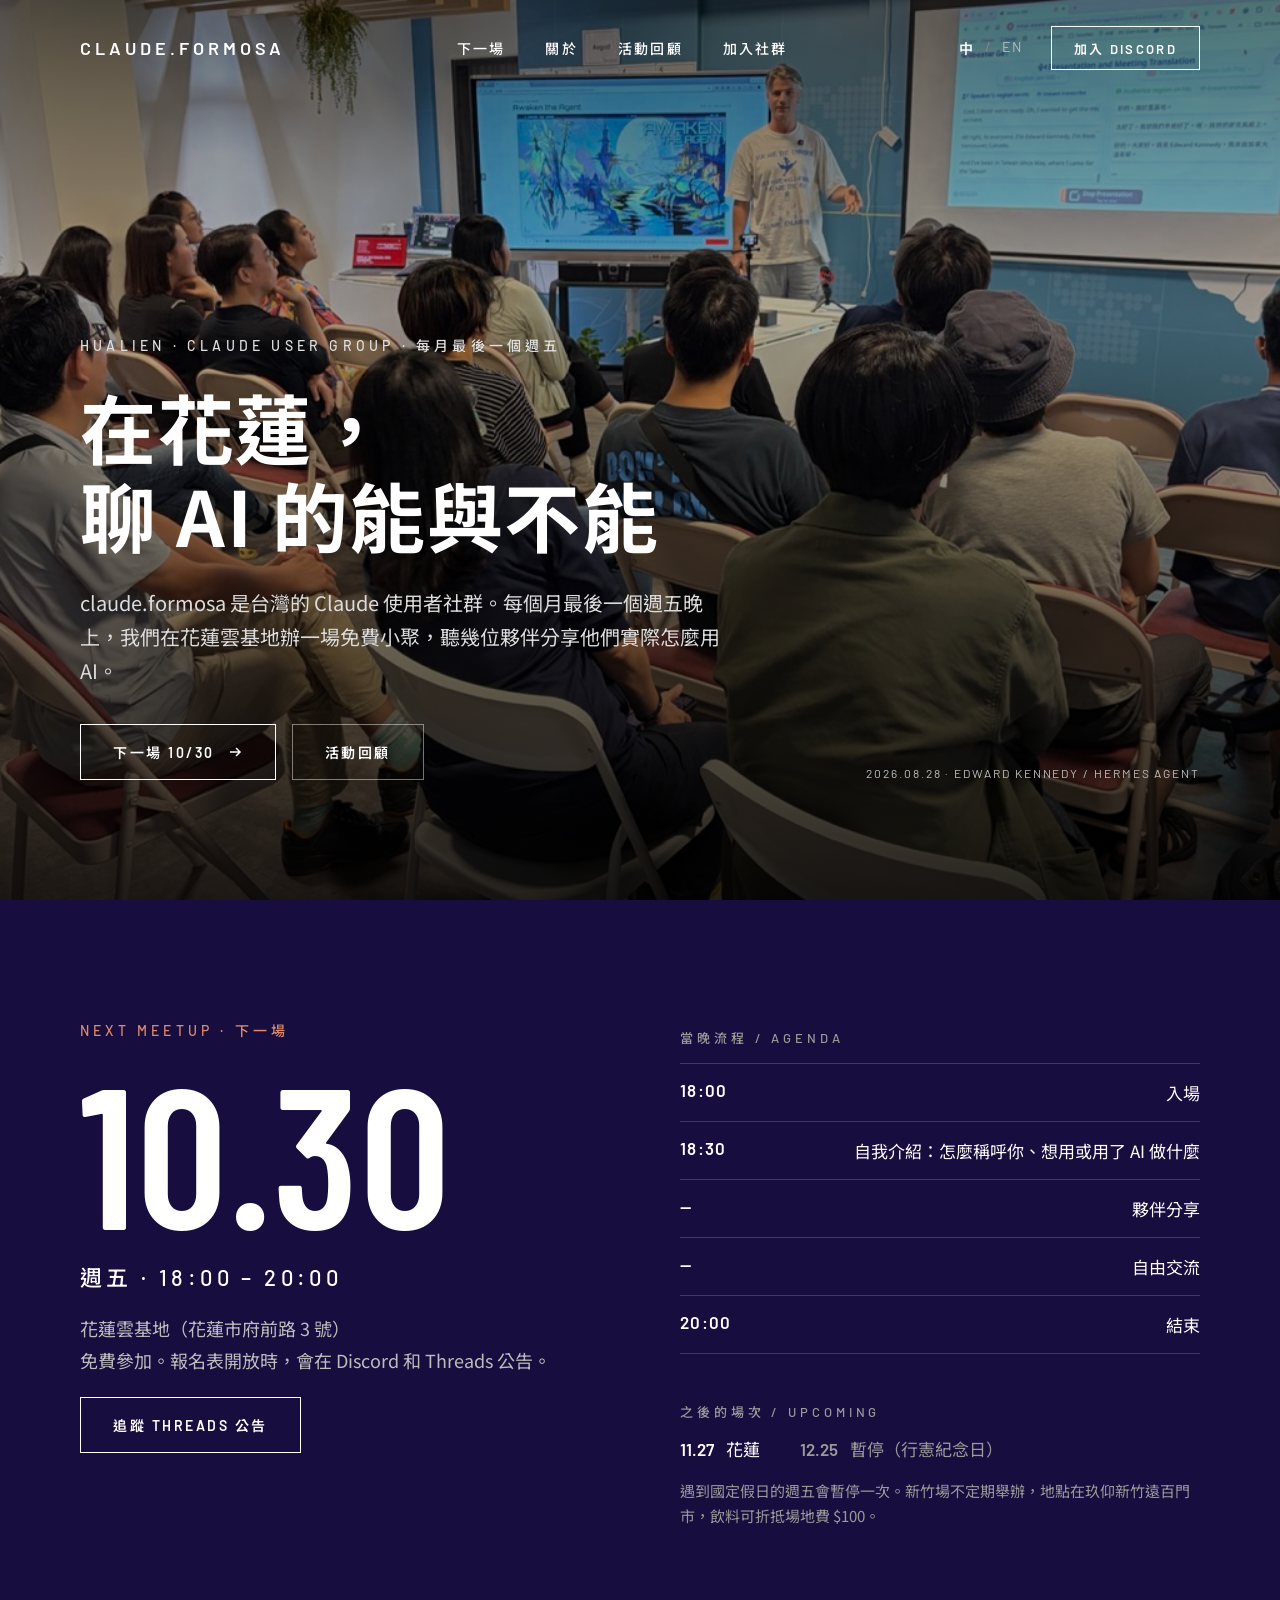
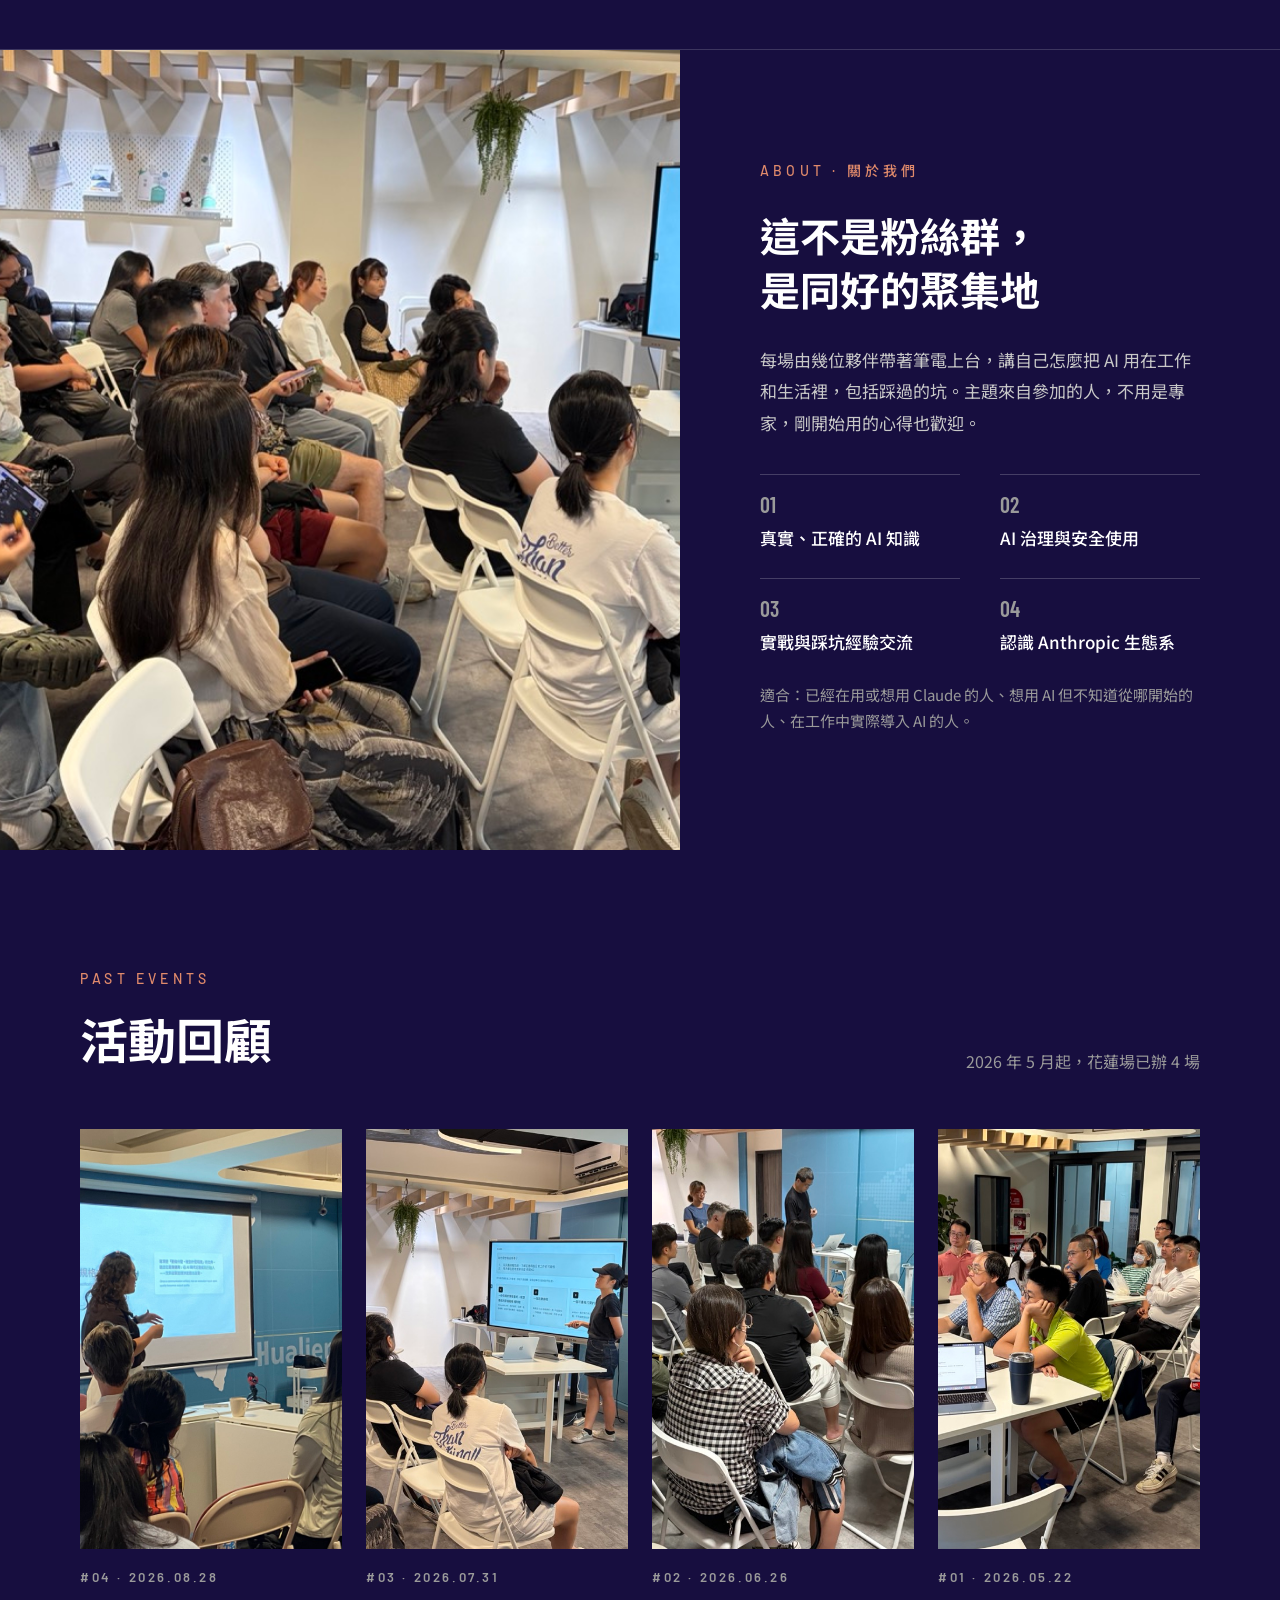
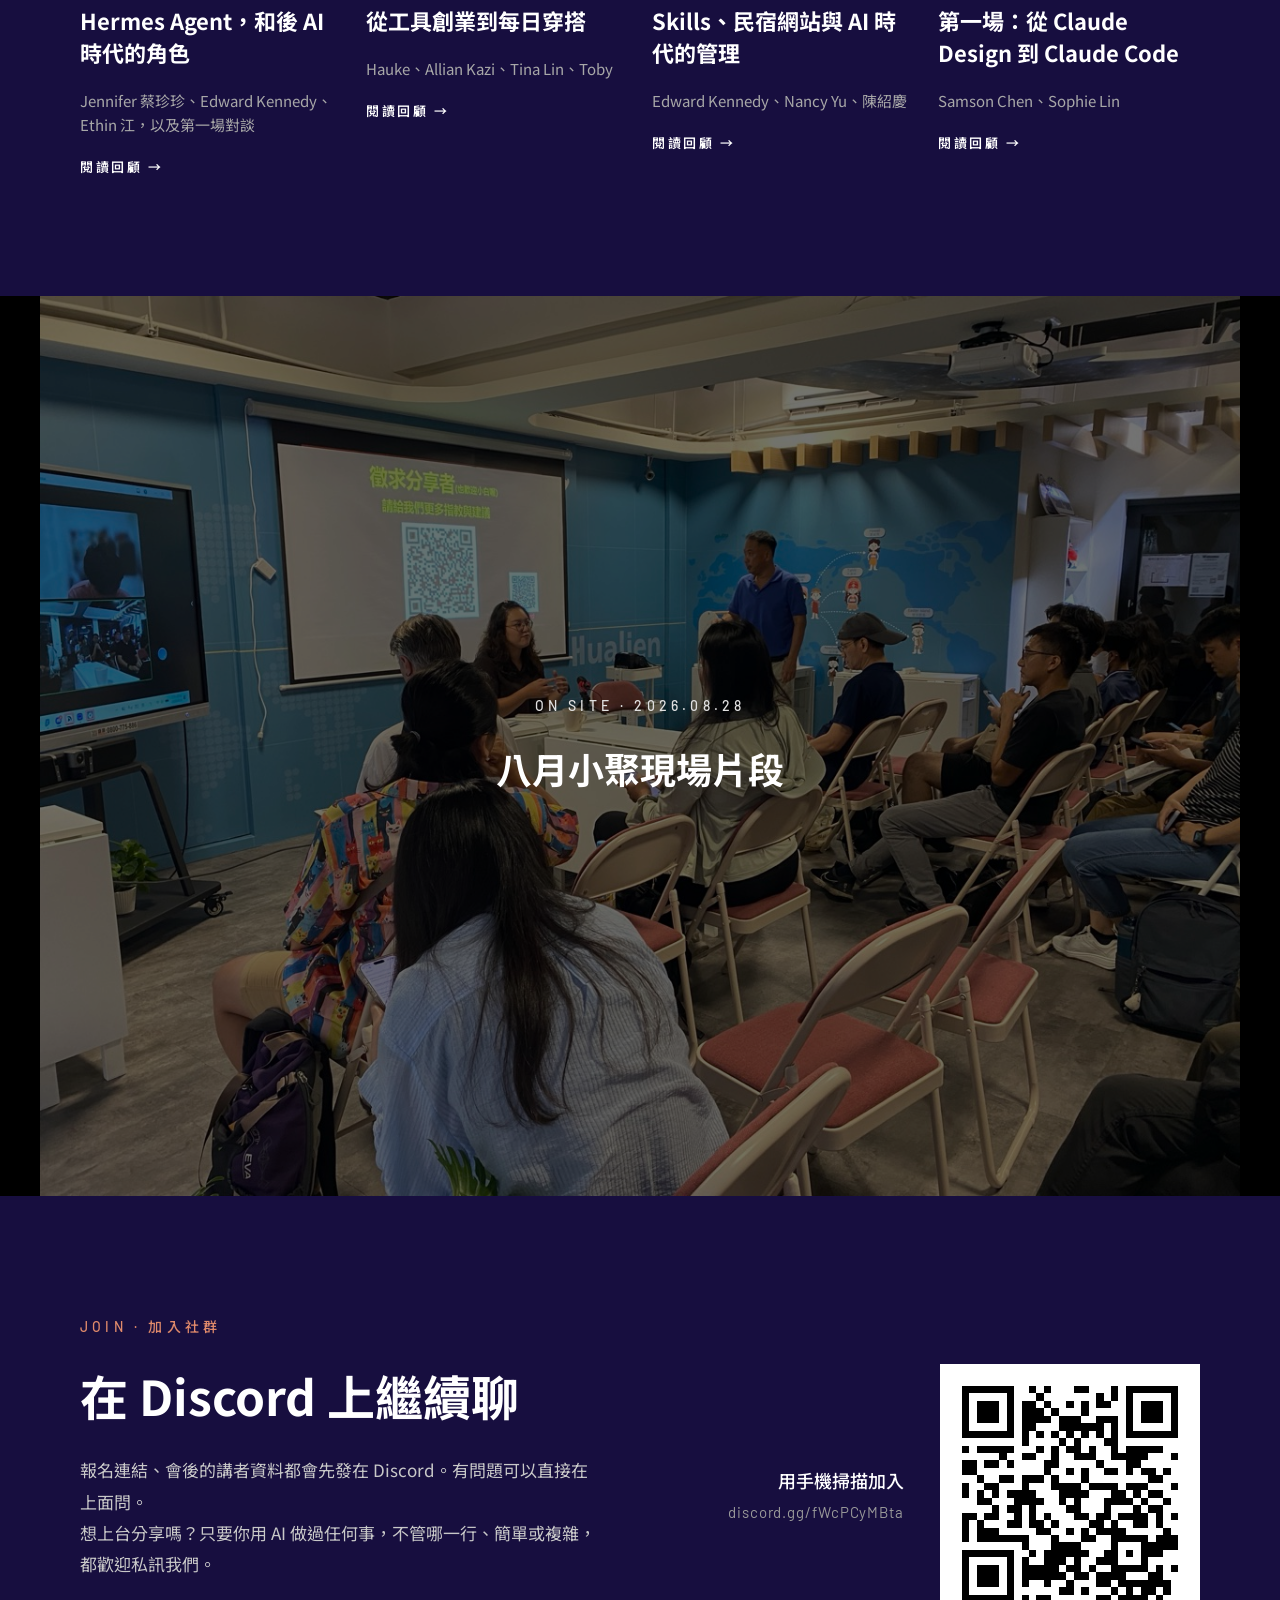
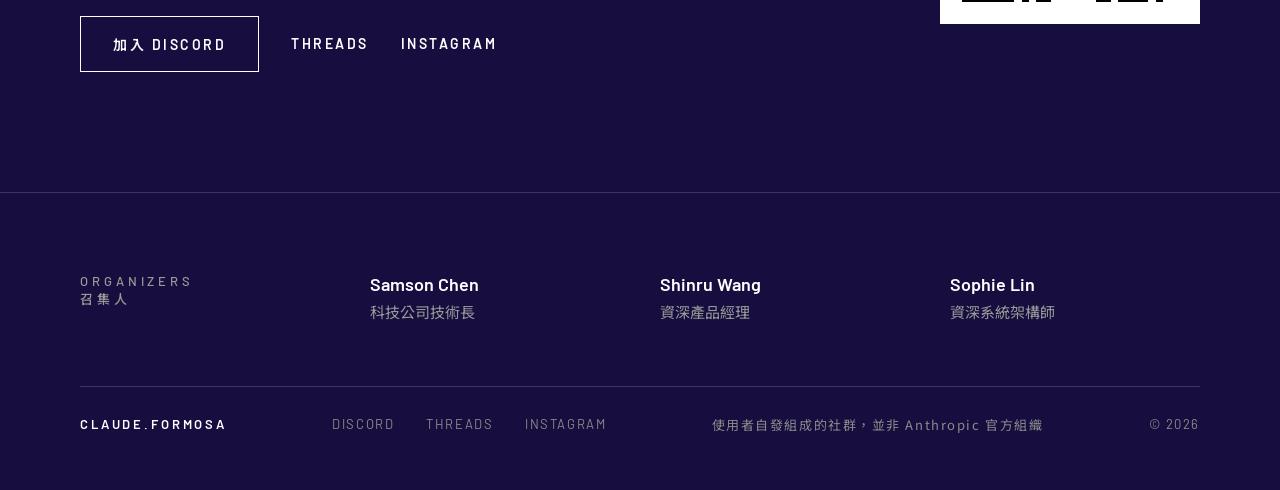
<file: docs/index.html>
<!doctype html>
<html lang="zh-Hant-TW">
<head>
<meta charset="utf-8">
<meta name="viewport" content="width=device-width, initial-scale=1">
<title>claude.formosa｜花蓮 Claude 使用者小聚</title>
<meta name="description" content="claude.formosa 是台灣的 Claude 使用者社群。每個月最後一個週五晚上，在花蓮雲基地辦一場免費小聚。">
<meta property="og:title" content="claude.formosa｜花蓮 Claude 使用者小聚">
<meta property="og:description" content="claude.formosa 是台灣的 Claude 使用者社群。每個月最後一個週五晚上，在花蓮雲基地辦一場免費小聚。">
<meta property="og:type" content="website">
<meta name="theme-color" content="#170e3f">
<link rel="alternate" hreflang="en" href="en/index.html">
<link rel="preconnect" href="https://fonts.googleapis.com">
<link rel="preconnect" href="https://fonts.gstatic.com" crossorigin>
<link href="https://fonts.googleapis.com/css2?family=Barlow:wght@400;500;600&family=Barlow+Condensed:wght@500;600&family=Noto+Sans+TC:wght@400;500;700&display=swap" rel="stylesheet">
<link rel="stylesheet" href="assets/css/site.css">
<script src="assets/js/site.js" defer></script>
</head>
<body>
<a class="skip" href="#main">跳到主要內容</a>
<header class="nav wrap nav--overlay">
<a class="nav__logo" href="index.html">CLAUDE.FORMOSA</a>
<nav class="nav__links" aria-label="主選單">
<a href="#next">下一場</a>
<a href="#about">關於</a>
<a href="#events">活動回顧</a>
<a href="#join">加入社群</a>
</nav>
<div class="nav__right">
<div class="lang"><span aria-current="true">中</span><span class="lang__sep">/</span><a href="en/index.html" hreflang="en" lang="en">EN</a></div>
<a class="btn btn--sm" href="https://discord.gg/fWcPCyMBta">加入 DISCORD</a>
<button class="nav__menu" type="button" aria-label="開啟選單" aria-expanded="false" aria-controls="nav-panel"><svg width="22" height="22" viewBox="0 0 24 24" fill="none" stroke="currentColor" stroke-width="1.5" aria-hidden="true"><path d="M3 7h18M3 12h18M3 17h18"/></svg></button>
</div>
<nav class="nav__panel" id="nav-panel" aria-label="手機選單">
<a href="#next">下一場</a>
<a href="#about">關於</a>
<a href="#events">活動回顧</a>
<a href="#join">加入社群</a>
<a class="btn" href="https://discord.gg/fWcPCyMBta">加入 DISCORD</a>
</nav>
</header>
<main id="main">
<section class="hero">
<video class="hero__img bg-video" src="assets/video/2026-08-28-clip1.mp4" poster="assets/img/p0828a.jpg" autoplay muted loop playsinline preload="auto" aria-hidden="true" tabindex="-1"></video>
<div class="hero__shade"></div>
<div class="hero__body">
<div class="hero__kicker">HUALIEN · CLAUDE USER GROUP<span class="long"> · 每月最後一個週五</span></div>
<h1 class="cjk">在花蓮，<br>聊 AI 的能與不能</h1>
<p class="hero__lead cjk">claude.formosa 是台灣的 Claude 使用者社群。每個月最後一個週五晚上，我們在花蓮雲基地辦一場免費小聚，聽幾位夥伴分享他們實際怎麼用 AI。</p>
<div class="hero__actions">
<a class="btn" href="#next">下一場 10/30 <svg width="16" height="16" viewBox="0 0 16 16" fill="none" stroke="currentColor" stroke-width="1.5" aria-hidden="true"><path d="M3 8h10M9 4l4 4-4 4"/></svg></a>
<a class="btn btn--ghost" href="#events">活動回顧</a>
</div>
</div>
<div class="hero__credit">2026.08.28 · EDWARD KENNEDY / HERMES AGENT</div>
</section>

<section class="next wrap" id="next">
<div class="next__main">
<div class="eyebrow">NEXT MEETUP · 下一場</div>
<div class="next__date">10.30</div>
<div class="next__when">週五 · 18:00 – 20:00</div>
<p class="next__where cjk">花蓮雲基地（花蓮市府前路 3 號）<br>免費參加。報名表開放時，會在 Discord 和 Threads 公告。</p>
<a class="btn" href="https://www.threads.com/@claude.formosa">追蹤 THREADS 公告</a>
</div>
<div class="next__side">
<div>
<div class="label">當晚流程 / AGENDA</div>
<ol class="agenda cjk">
<li><span>18:00</span><span>入場</span></li>
<li><span>18:30</span><span>自我介紹：怎麼稱呼你、想用或用了 AI 做什麼</span></li>
<li><span>—</span><span>夥伴分享</span></li>
<li><span>—</span><span>自由交流</span></li>
<li><span>20:00</span><span>結束</span></li>
</ol>
</div>
<div class="upcoming">
<div class="label">之後的場次 / UPCOMING</div>
<div class="upcoming__row cjk">
<div><b>11.27</b>花蓮</div>
<div class="off"><b>12.25</b>暫停（行憲紀念日）</div>
</div>
<p class="note cjk">遇到國定假日的週五會暫停一次。新竹場不定期舉辦，地點在玖仰新竹遠百門市，飲料可折抵場地費 $100。</p>
</div>
</div>
</section>

<section class="about" id="about">
<img class="about__img" src="assets/img/p0731a.jpg" alt="7/31 小聚，Hauke 分享他開發過的軟體" loading="lazy">
<div class="about__body">
<div class="eyebrow">ABOUT · 關於我們</div>
<h2 class="cjk">這不是粉絲群，<br>是同好的聚集地</h2>
<p class="body-text cjk">每場由幾位夥伴帶著筆電上台，講自己怎麼把 AI 用在工作和生活裡，包括踩過的坑。主題來自參加的人，不用是專家，剛開始用的心得也歡迎。</p>
<ol class="goals cjk">
<li><span>01</span>真實、正確的 AI 知識</li>
<li><span>02</span>AI 治理與安全使用</li>
<li><span>03</span>實戰與踩坑經驗交流</li>
<li><span>04</span>認識 Anthropic 生態系</li>
</ol>
<p class="note cjk">適合：已經在用或想用 Claude 的人、想用 AI 但不知道從哪開始的人、在工作中實際導入 AI 的人。</p>
</div>
</section>

<section class="events wrap" id="events">
<div class="section-head">
<div class="section-head__title">
<div class="eyebrow">PAST EVENTS</div>
<h2 class="cjk">活動回顧</h2>
</div>
<p class="cjk">2026 年 5 月起，花蓮場已辦 4 場</p>
</div>
<div class="cards">
<a class="card" href="events/2026-08-28.html">
<img src="assets/img/p0828b.jpg" alt="Edward Kennedy 分享 Hermes Agent" loading="lazy" width="600" height="420">
<div class="card__meta">#04 · 2026.08.28</div>
<h3 class="card__title cjk">Hermes Agent，和後 AI 時代的角色</h3>
<div class="card__who cjk">Jennifer 蔡珍珍、Edward Kennedy、Ethin 江，以及第一場對談</div>
<div class="card__cta">閱讀回顧 →</div>
</a>
<a class="card" href="events/2026-07-31.html">
<img src="assets/img/p0731b.jpg" alt="7/31 小聚現場" loading="lazy" width="600" height="420">
<div class="card__meta">#03 · 2026.07.31</div>
<h3 class="card__title cjk">從工具創業到每日穿搭</h3>
<div class="card__who cjk">Hauke、Allian Kazi、Tina Lin、Toby</div>
<div class="card__cta">閱讀回顧 →</div>
</a>
<a class="card" href="events/2026-06-26.html">
<img src="assets/img/p0626a.jpg" alt="6/26 小聚現場" loading="lazy" width="600" height="420">
<div class="card__meta">#02 · 2026.06.26</div>
<h3 class="card__title cjk">Skills、民宿網站與 AI 時代的管理</h3>
<div class="card__who cjk">Edward Kennedy、Nancy Yu、陳紹慶</div>
<div class="card__cta">閱讀回顧 →</div>
</a>
<a class="card" href="events/2026-05-22.html">
<img src="assets/img/p0522a.jpg" alt="5/22 第一場小聚" loading="lazy" width="600" height="420">
<div class="card__meta">#01 · 2026.05.22</div>
<h3 class="card__title cjk">第一場：從 Claude Design 到 Claude Code</h3>
<div class="card__who cjk">Samson Chen、Sophie Lin</div>
<div class="card__cta">閱讀回顧 →</div>
</a>
</div>
</section>

<section class="film film--bg" aria-label="八月小聚現場片段">
<video class="cover__img bg-video" src="assets/video/2026-08-28-clip2.mp4" poster="assets/img/p0828c.jpg" autoplay muted loop playsinline preload="auto" aria-hidden="true" tabindex="-1"></video>
<div class="film__shade"></div>
<div class="film__body">
<div class="hero__kicker">ON SITE · 2026.08.28</div>
<div class="film__title cjk">八月小聚現場片段</div>
</div>
</section>

<section class="join wrap" id="join">
<div class="join__main">
<div class="eyebrow">JOIN · 加入社群</div>
<h2 class="cjk">在 Discord 上繼續聊</h2>
<p class="body-text cjk">報名連結、會後的講者資料都會先發在 Discord。有問題可以直接在上面問。<br>想上台分享嗎？只要你用 AI 做過任何事，不管哪一行、簡單或複雜，都歡迎私訊我們。</p>
<div class="join__links">
<a class="btn" href="https://discord.gg/fWcPCyMBta">加入 DISCORD</a>
<a href="https://www.threads.com/@claude.formosa">THREADS</a>
<a href="https://www.instagram.com/claude.formosa/">INSTAGRAM</a>
</div>
</div>
<div class="qr">
<div class="qr__text"><strong class="cjk">用手機掃描加入</strong><span>discord.gg/fWcPCyMBta</span></div>
<div class="qr__code"><img src="assets/img/discord-qr.svg" alt="Discord 邀請連結 QR code" width="216" height="216" loading="lazy"></div>
</div>
</section>
</main>
<footer class="footer wrap">
<div class="organizers">
<div class="label">ORGANIZERS<br>召集人</div>
<div><b>Samson Chen</b><span class="cjk">科技公司技術長</span></div>
<div><b>Shinru Wang</b><span class="cjk">資深產品經理</span></div>
<div><b>Sophie Lin</b><span class="cjk">資深系統架構師</span></div>
</div>
<div class="footer__bar">
<span class="brand">CLAUDE.FORMOSA</span>
<div class="footer__social"><a href="https://discord.gg/fWcPCyMBta">DISCORD</a><a href="https://www.threads.com/@claude.formosa">THREADS</a><a href="https://www.instagram.com/claude.formosa/">INSTAGRAM</a></div>
<span class="cjk">使用者自發組成的社群，並非 Anthropic 官方組織</span>
<span>© 2026</span>
</div>
</footer>
</body>
</html>
</file>
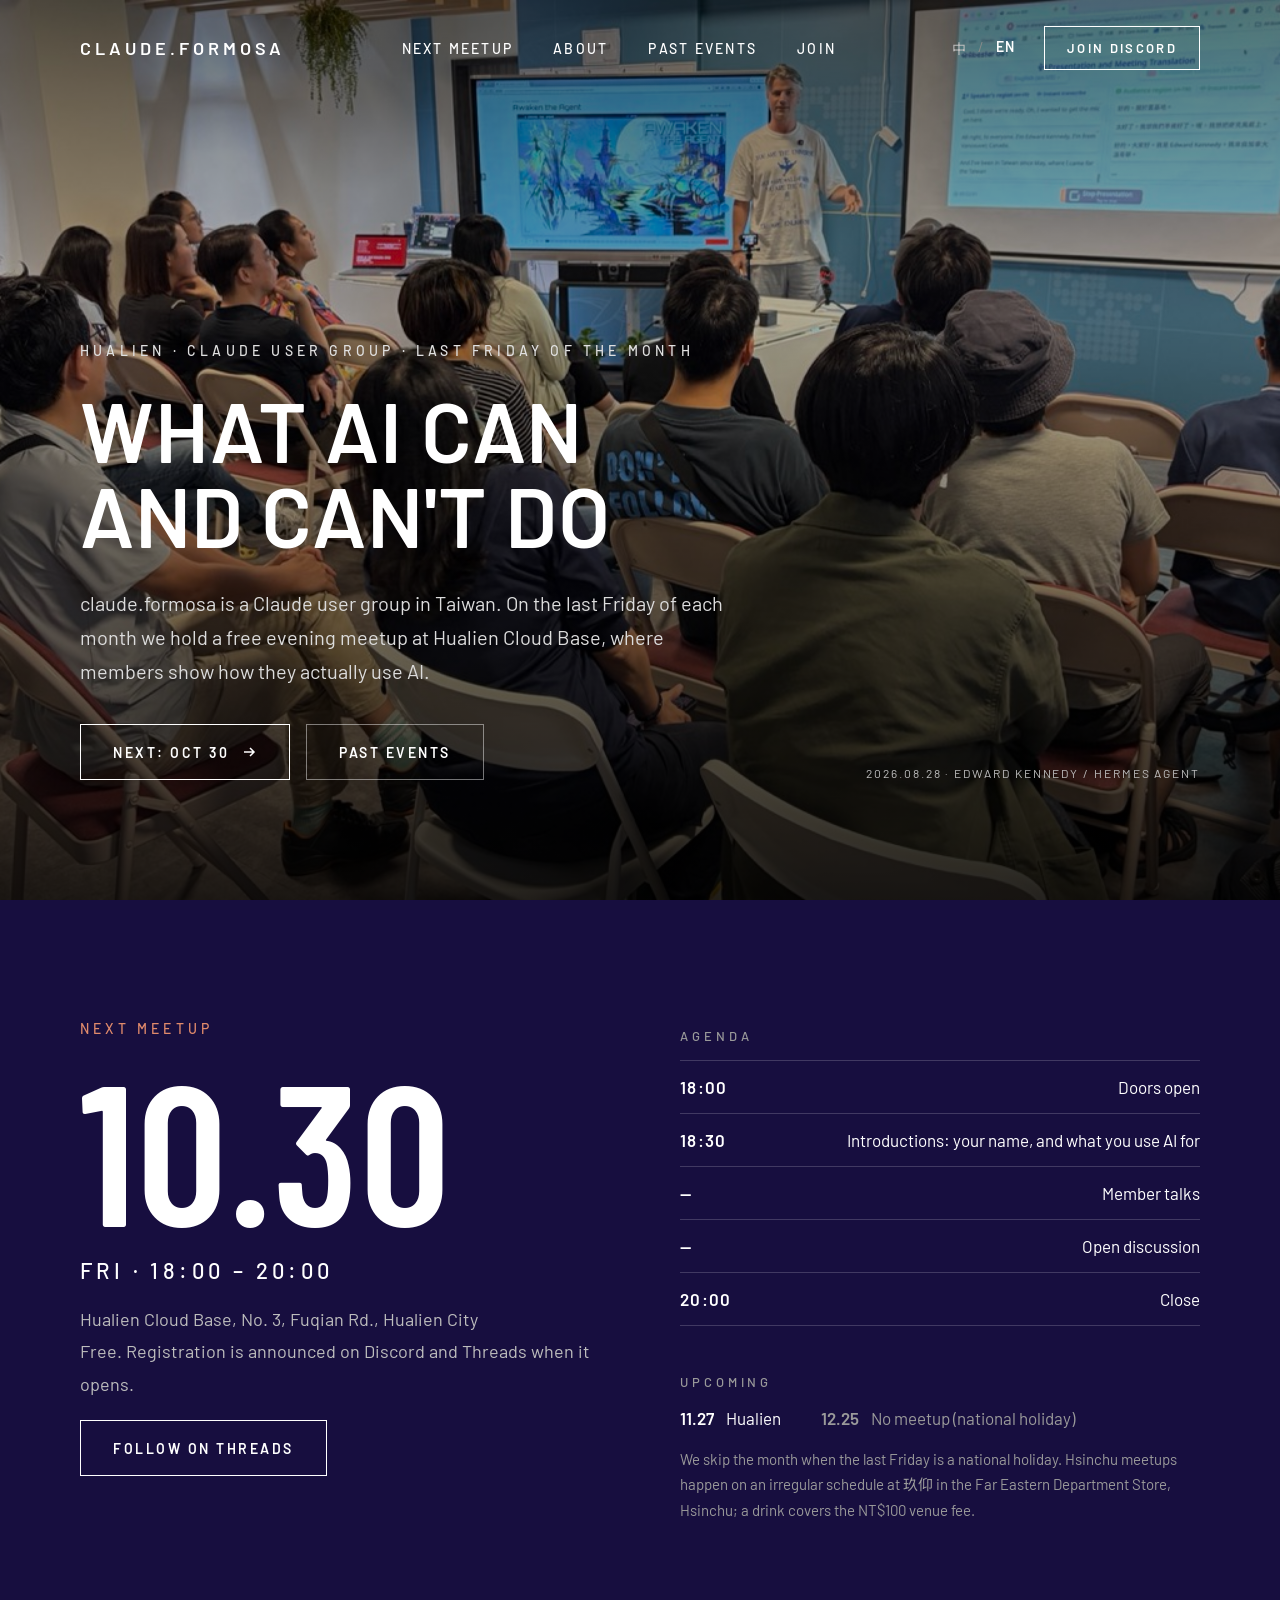
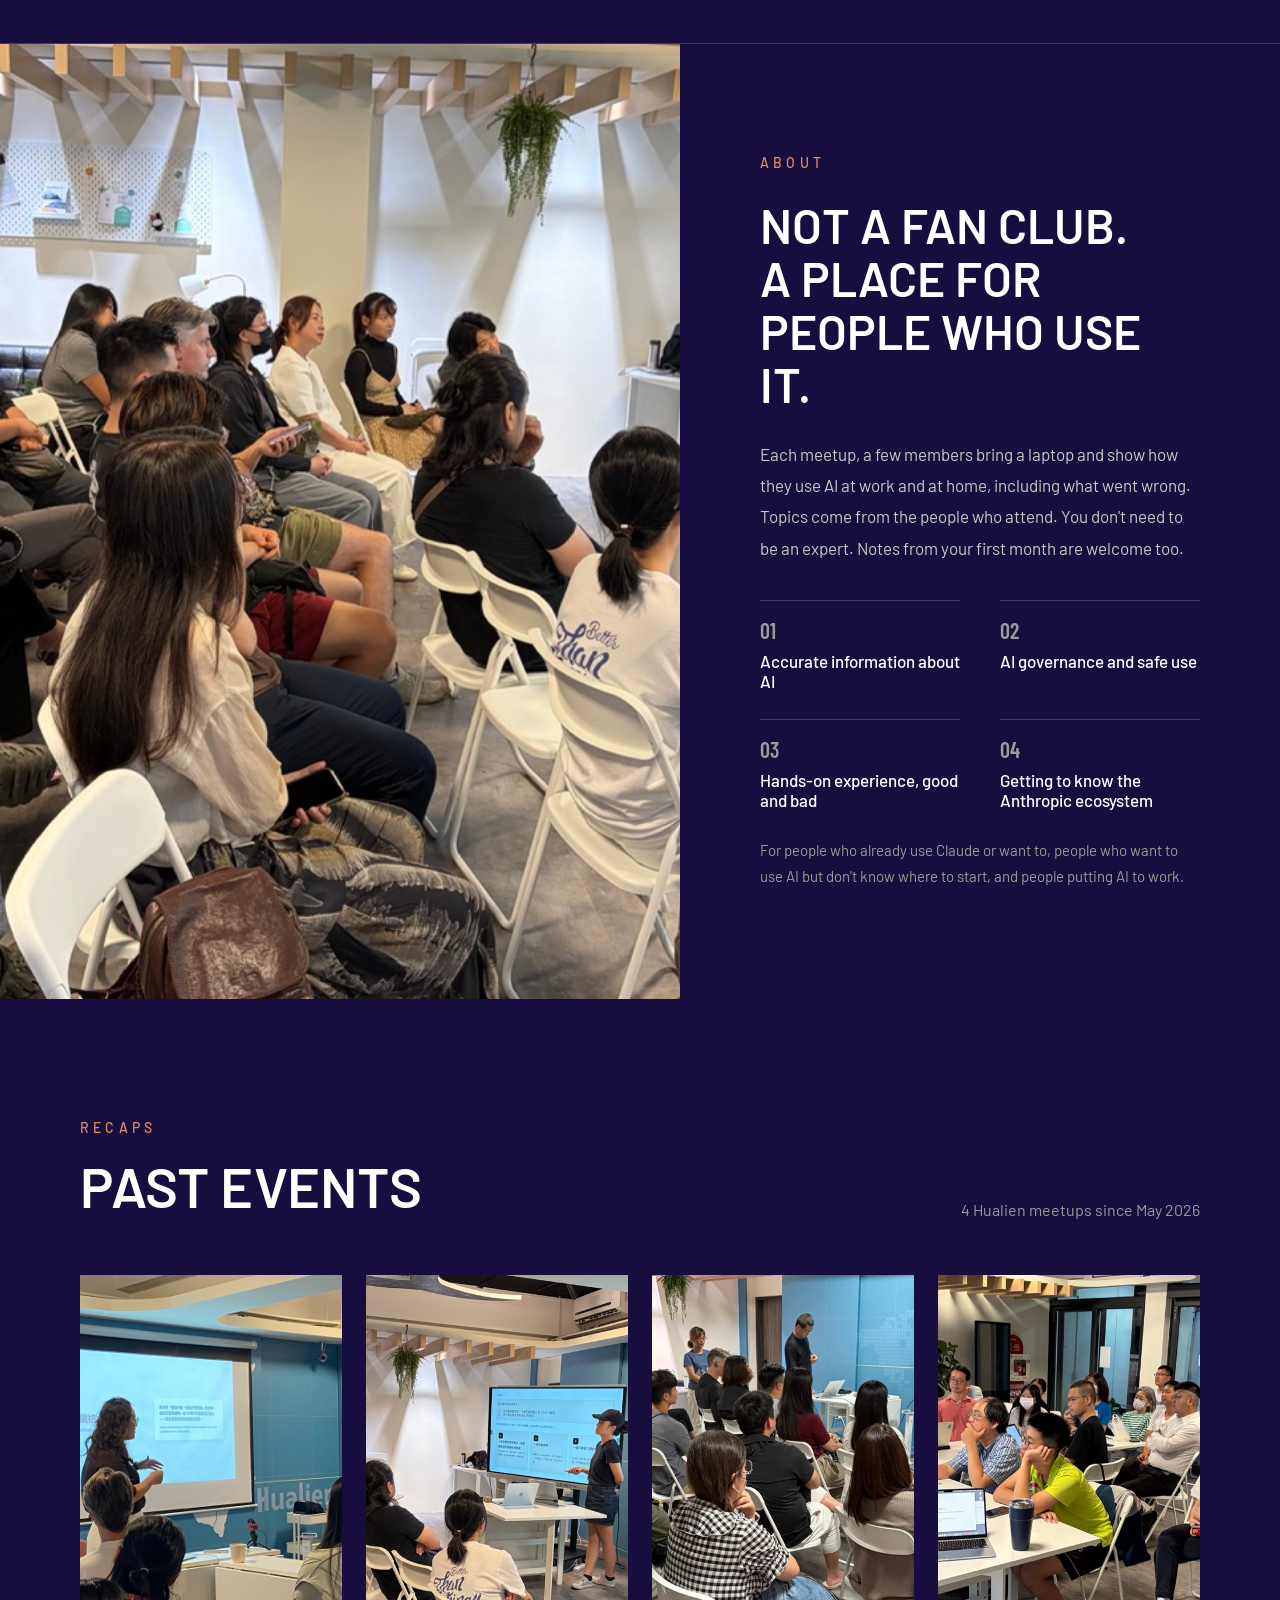
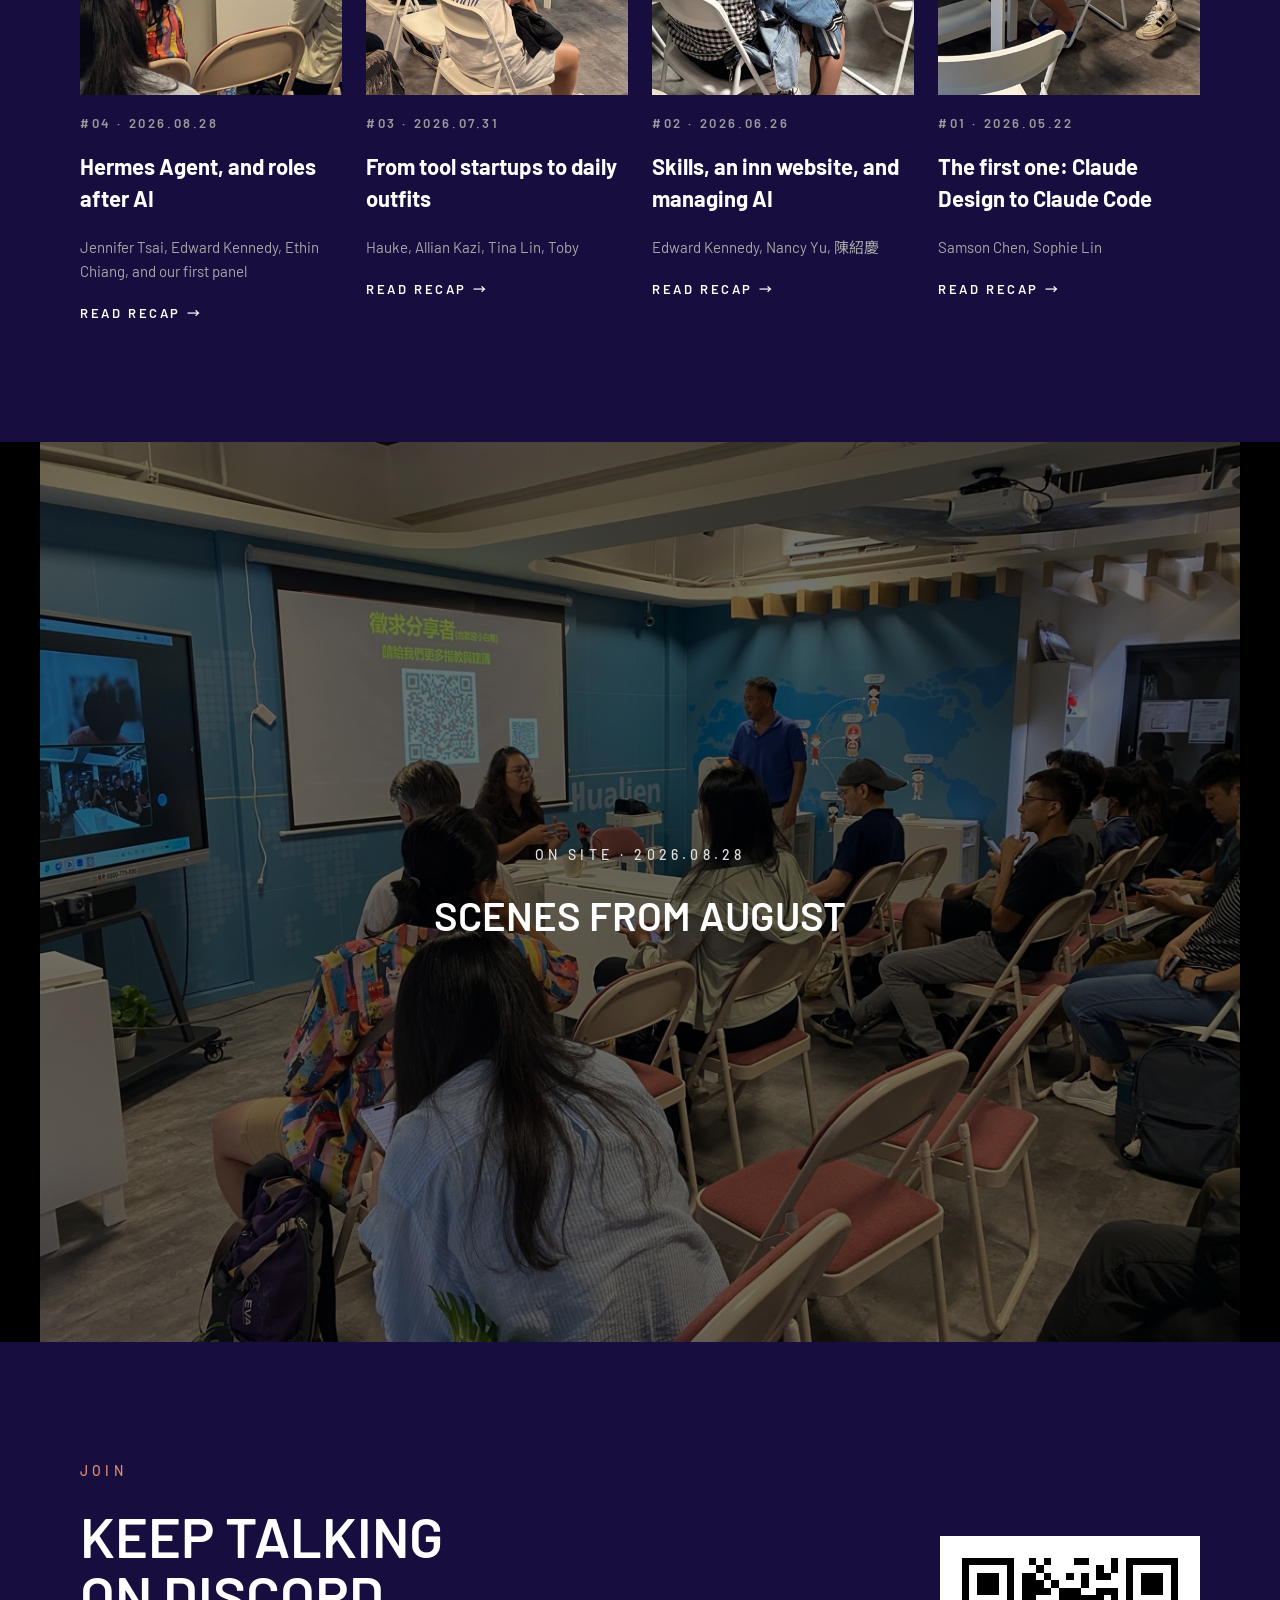
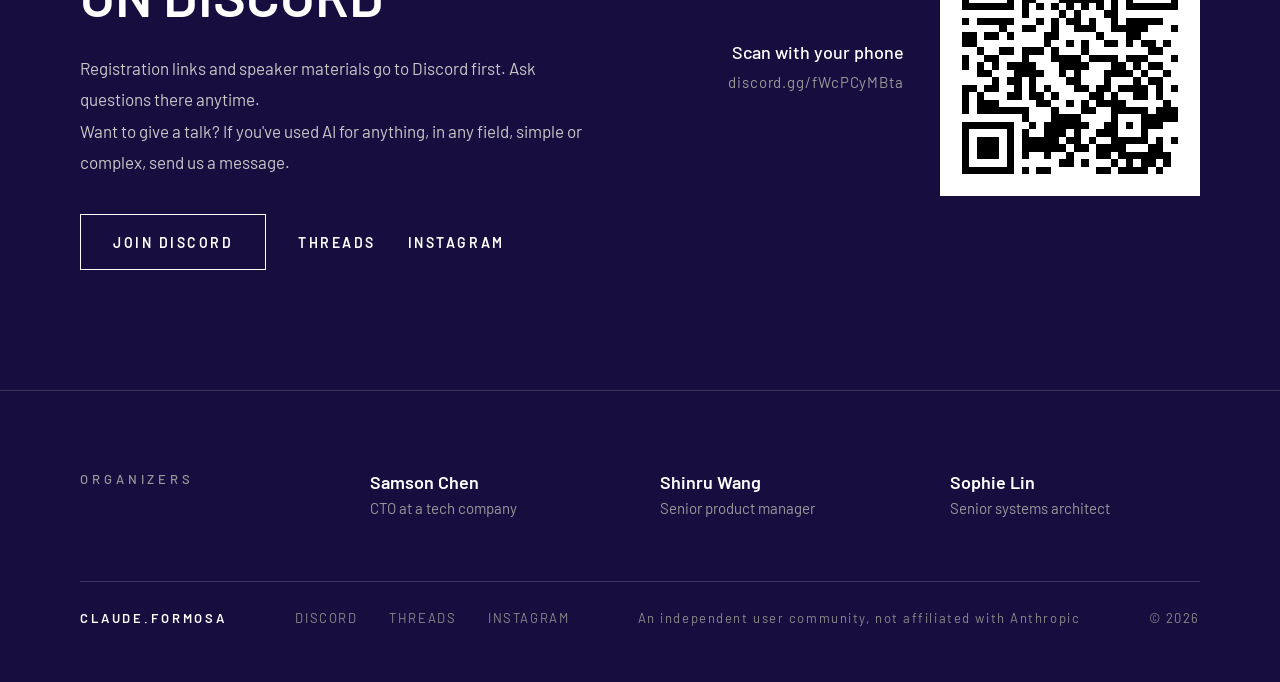
<file: docs/en/index.html>
<!doctype html>
<html lang="en">
<head>
<meta charset="utf-8">
<meta name="viewport" content="width=device-width, initial-scale=1">
<title>claude.formosa | Claude user meetups in Hualien</title>
<meta name="description" content="claude.formosa is a Claude user group in Taiwan, with a free meetup at Hualien Cloud Base on the last Friday of each month.">
<meta property="og:title" content="claude.formosa | Claude user meetups in Hualien">
<meta property="og:description" content="claude.formosa is a Claude user group in Taiwan, with a free meetup at Hualien Cloud Base on the last Friday of each month.">
<meta property="og:type" content="website">
<meta name="theme-color" content="#170e3f">
<link rel="alternate" hreflang="zh-Hant-TW" href="../index.html">
<link rel="preconnect" href="https://fonts.googleapis.com">
<link rel="preconnect" href="https://fonts.gstatic.com" crossorigin>
<link href="https://fonts.googleapis.com/css2?family=Barlow:wght@400;500;600&family=Barlow+Condensed:wght@500;600&family=Noto+Sans+TC:wght@400;500;700&display=swap" rel="stylesheet">
<link rel="stylesheet" href="../assets/css/site.css">
<script src="../assets/js/site.js" defer></script>
</head>
<body>
<a class="skip" href="#main">Skip to content</a>
<header class="nav wrap nav--overlay">
<a class="nav__logo" href="../en/index.html">CLAUDE.FORMOSA</a>
<nav class="nav__links" aria-label="Main">
<a href="#next">NEXT MEETUP</a>
<a href="#about">ABOUT</a>
<a href="#events">PAST EVENTS</a>
<a href="#join">JOIN</a>
</nav>
<div class="nav__right">
<div class="lang"><a href="../index.html" hreflang="zh-Hant-TW" lang="zh-Hant-TW">中</a><span class="lang__sep">/</span><span aria-current="true">EN</span></div>
<a class="btn btn--sm" href="https://discord.gg/fWcPCyMBta">JOIN DISCORD</a>
<button class="nav__menu" type="button" aria-label="Open menu" aria-expanded="false" aria-controls="nav-panel"><svg width="22" height="22" viewBox="0 0 24 24" fill="none" stroke="currentColor" stroke-width="1.5" aria-hidden="true"><path d="M3 7h18M3 12h18M3 17h18"/></svg></button>
</div>
<nav class="nav__panel" id="nav-panel" aria-label="Mobile">
<a href="#next">NEXT MEETUP</a>
<a href="#about">ABOUT</a>
<a href="#events">PAST EVENTS</a>
<a href="#join">JOIN</a>
<a class="btn" href="https://discord.gg/fWcPCyMBta">JOIN DISCORD</a>
</nav>
</header>
<main id="main">
<section class="hero">
<video class="hero__img bg-video" src="../assets/video/2026-08-28-clip1.mp4" poster="../assets/img/p0828a.jpg" autoplay muted loop playsinline preload="auto" aria-hidden="true" tabindex="-1"></video>
<div class="hero__shade"></div>
<div class="hero__body">
<div class="hero__kicker">HUALIEN · CLAUDE USER GROUP<span class="long"> · LAST FRIDAY OF THE MONTH</span></div>
<h1 class="en">What AI can<br>and can't do</h1>
<p class="hero__lead">claude.formosa is a Claude user group in Taiwan. On the last Friday of each month we hold a free evening meetup at Hualien Cloud Base, where members show how they actually use AI.</p>
<div class="hero__actions">
<a class="btn" href="#next">NEXT: OCT 30 <svg width="16" height="16" viewBox="0 0 16 16" fill="none" stroke="currentColor" stroke-width="1.5" aria-hidden="true"><path d="M3 8h10M9 4l4 4-4 4"/></svg></a>
<a class="btn btn--ghost" href="#events">PAST EVENTS</a>
</div>
</div>
<div class="hero__credit">2026.08.28 · EDWARD KENNEDY / HERMES AGENT</div>
</section>

<section class="next wrap" id="next">
<div class="next__main">
<div class="eyebrow">NEXT MEETUP</div>
<div class="next__date">10.30</div>
<div class="next__when">FRI · 18:00 – 20:00</div>
<p class="next__where">Hualien Cloud Base, No. 3, Fuqian Rd., Hualien City<br>Free. Registration is announced on Discord and Threads when it opens.</p>
<a class="btn" href="https://www.threads.com/@claude.formosa">FOLLOW ON THREADS</a>
</div>
<div class="next__side">
<div>
<div class="label">AGENDA</div>
<ol class="agenda">
<li><span>18:00</span><span>Doors open</span></li>
<li><span>18:30</span><span>Introductions: your name, and what you use AI for</span></li>
<li><span>—</span><span>Member talks</span></li>
<li><span>—</span><span>Open discussion</span></li>
<li><span>20:00</span><span>Close</span></li>
</ol>
</div>
<div class="upcoming">
<div class="label">UPCOMING</div>
<div class="upcoming__row">
<div><b>11.27</b>Hualien</div>
<div class="off"><b>12.25</b>No meetup (national holiday)</div>
</div>
<p class="note">We skip the month when the last Friday is a national holiday. Hsinchu meetups happen on an irregular schedule at 玖仰 in the Far Eastern Department Store, Hsinchu; a drink covers the NT$100 venue fee.</p>
</div>
</div>
</section>

<section class="about" id="about">
<img class="about__img" src="../assets/img/p0731a.jpg" alt="July meetup, Hauke presenting software he built" loading="lazy">
<div class="about__body">
<div class="eyebrow">ABOUT</div>
<h2 class="en">Not a fan club.<br>A place for people who use it.</h2>
<p class="body-text">Each meetup, a few members bring a laptop and show how they use AI at work and at home, including what went wrong. Topics come from the people who attend. You don't need to be an expert. Notes from your first month are welcome too.</p>
<ol class="goals">
<li><span>01</span>Accurate information about AI</li>
<li><span>02</span>AI governance and safe use</li>
<li><span>03</span>Hands-on experience, good and bad</li>
<li><span>04</span>Getting to know the Anthropic ecosystem</li>
</ol>
<p class="note">For people who already use Claude or want to, people who want to use AI but don't know where to start, and people putting AI to work.</p>
</div>
</section>

<section class="events wrap" id="events">
<div class="section-head">
<div class="section-head__title">
<div class="eyebrow">RECAPS</div>
<h2 class="en">Past events</h2>
</div>
<p>4 Hualien meetups since May 2026</p>
</div>
<div class="cards">
<a class="card" href="../en/events/2026-08-28.html">
<img src="../assets/img/p0828b.jpg" alt="Edward Kennedy presenting Hermes Agent" loading="lazy" width="600" height="420">
<div class="card__meta">#04 · 2026.08.28</div>
<h3 class="card__title">Hermes Agent, and roles after AI</h3>
<div class="card__who">Jennifer Tsai, Edward Kennedy, Ethin Chiang, and our first panel</div>
<div class="card__cta">READ RECAP →</div>
</a>
<a class="card" href="../en/events/2026-07-31.html">
<img src="../assets/img/p0731b.jpg" alt="The July meetup" loading="lazy" width="600" height="420">
<div class="card__meta">#03 · 2026.07.31</div>
<h3 class="card__title">From tool startups to daily outfits</h3>
<div class="card__who">Hauke, Allian Kazi, Tina Lin, Toby</div>
<div class="card__cta">READ RECAP →</div>
</a>
<a class="card" href="../en/events/2026-06-26.html">
<img src="../assets/img/p0626a.jpg" alt="The June meetup" loading="lazy" width="600" height="420">
<div class="card__meta">#02 · 2026.06.26</div>
<h3 class="card__title">Skills, an inn website, and managing AI</h3>
<div class="card__who">Edward Kennedy, Nancy Yu, 陳紹慶</div>
<div class="card__cta">READ RECAP →</div>
</a>
<a class="card" href="../en/events/2026-05-22.html">
<img src="../assets/img/p0522a.jpg" alt="The first meetup in May" loading="lazy" width="600" height="420">
<div class="card__meta">#01 · 2026.05.22</div>
<h3 class="card__title">The first one: Claude Design to Claude Code</h3>
<div class="card__who">Samson Chen, Sophie Lin</div>
<div class="card__cta">READ RECAP →</div>
</a>
</div>
</section>

<section class="film film--bg" aria-label="Scenes from August">
<video class="cover__img bg-video" src="../assets/video/2026-08-28-clip2.mp4" poster="../assets/img/p0828c.jpg" autoplay muted loop playsinline preload="auto" aria-hidden="true" tabindex="-1"></video>
<div class="film__shade"></div>
<div class="film__body">
<div class="hero__kicker">ON SITE · 2026.08.28</div>
<div class="film__title en">Scenes from August</div>
</div>
</section>

<section class="join wrap" id="join">
<div class="join__main">
<div class="eyebrow">JOIN</div>
<h2 class="en">Keep talking<br>on Discord</h2>
<p class="body-text">Registration links and speaker materials go to Discord first. Ask questions there anytime.<br>Want to give a talk? If you've used AI for anything, in any field, simple or complex, send us a message.</p>
<div class="join__links">
<a class="btn" href="https://discord.gg/fWcPCyMBta">JOIN DISCORD</a>
<a href="https://www.threads.com/@claude.formosa">THREADS</a>
<a href="https://www.instagram.com/claude.formosa/">INSTAGRAM</a>
</div>
</div>
<div class="qr">
<div class="qr__text"><strong>Scan with your phone</strong><span>discord.gg/fWcPCyMBta</span></div>
<div class="qr__code"><img src="../assets/img/discord-qr.svg" alt="QR code for the Discord invite" width="216" height="216" loading="lazy"></div>
</div>
</section>
</main>
<footer class="footer wrap">
<div class="organizers">
<div class="label">ORGANIZERS</div>
<div><b>Samson Chen</b><span>CTO at a tech company</span></div>
<div><b>Shinru Wang</b><span>Senior product manager</span></div>
<div><b>Sophie Lin</b><span>Senior systems architect</span></div>
</div>
<div class="footer__bar">
<span class="brand">CLAUDE.FORMOSA</span>
<div class="footer__social"><a href="https://discord.gg/fWcPCyMBta">DISCORD</a><a href="https://www.threads.com/@claude.formosa">THREADS</a><a href="https://www.instagram.com/claude.formosa/">INSTAGRAM</a></div>
<span>An independent user community, not affiliated with Anthropic</span>
<span>© 2026</span>
</div>
</footer>
</body>
</html>
</file>
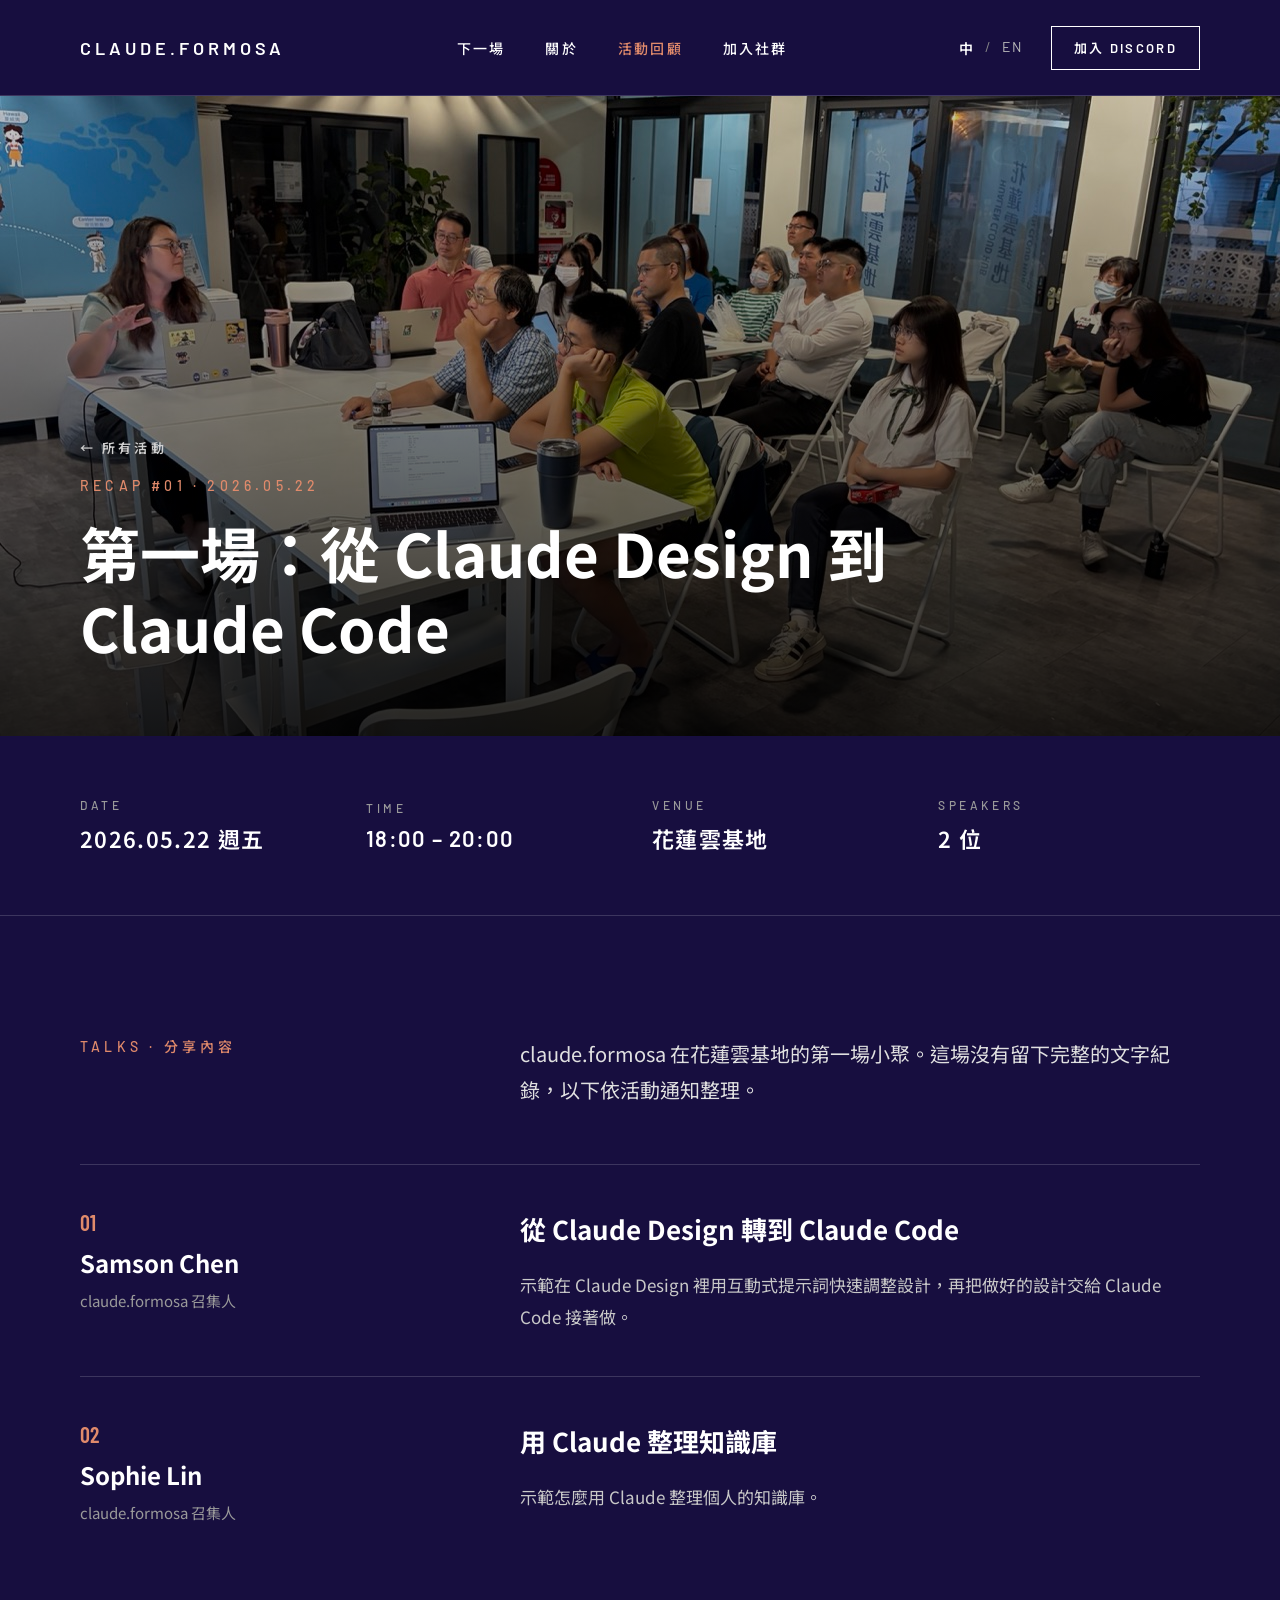
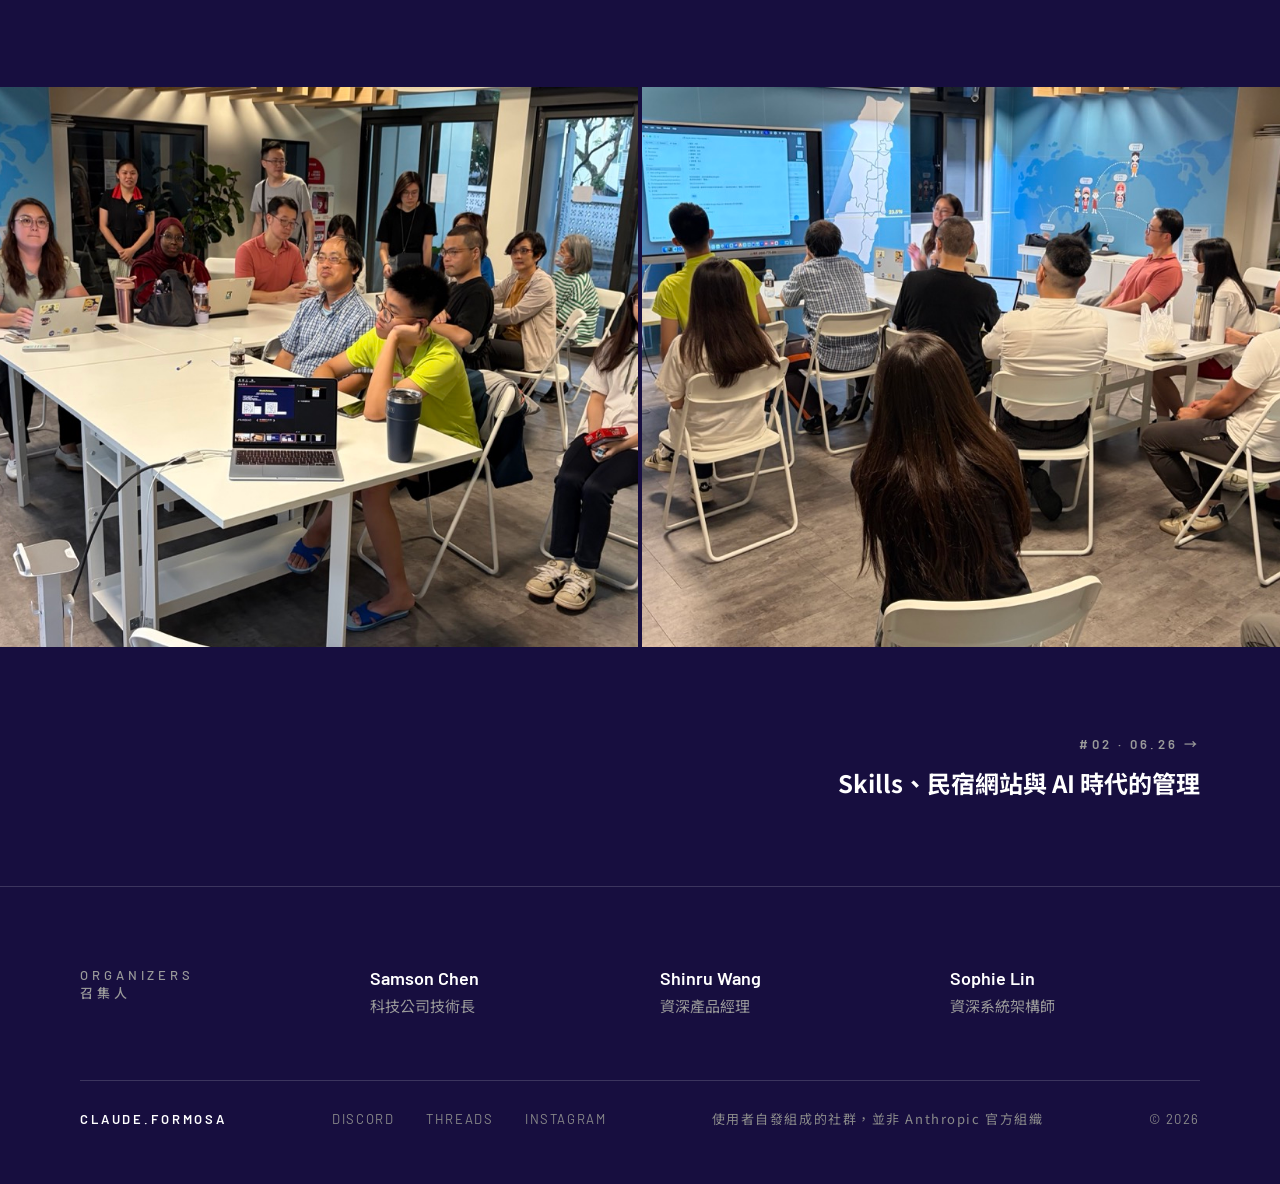
<file: docs/events/2026-05-22.html>
<!doctype html>
<html lang="zh-Hant-TW">
<head>
<meta charset="utf-8">
<meta name="viewport" content="width=device-width, initial-scale=1">
<title>活動回顧 #01｜第一場：從 Claude Design 到 Claude Code｜claude.formosa</title>
<meta name="description" content="claude.formosa 在花蓮雲基地的第一場小聚。這場沒有留下完整的文字紀錄，以下依活動通知整理。">
<meta property="og:title" content="活動回顧 #01｜第一場：從 Claude Design 到 Claude Code｜claude.formosa">
<meta property="og:description" content="claude.formosa 在花蓮雲基地的第一場小聚。這場沒有留下完整的文字紀錄，以下依活動通知整理。">
<meta property="og:type" content="website">
<meta name="theme-color" content="#170e3f">
<link rel="alternate" hreflang="en" href="../en/events/2026-05-22.html">
<link rel="preconnect" href="https://fonts.googleapis.com">
<link rel="preconnect" href="https://fonts.gstatic.com" crossorigin>
<link href="https://fonts.googleapis.com/css2?family=Barlow:wght@400;500;600&family=Barlow+Condensed:wght@500;600&family=Noto+Sans+TC:wght@400;500;700&display=swap" rel="stylesheet">
<link rel="stylesheet" href="../assets/css/site.css">
<script src="../assets/js/site.js" defer></script>
</head>
<body>
<a class="skip" href="#main">跳到主要內容</a>
<header class="nav wrap">
<a class="nav__logo" href="../index.html">CLAUDE.FORMOSA</a>
<nav class="nav__links" aria-label="主選單">
<a href="../index.html#next">下一場</a>
<a href="../index.html#about">關於</a>
<a href="../index.html#events" aria-current="page">活動回顧</a>
<a href="../index.html#join">加入社群</a>
</nav>
<div class="nav__right">
<div class="lang"><span aria-current="true">中</span><span class="lang__sep">/</span><a href="../en/events/2026-05-22.html" hreflang="en" lang="en">EN</a></div>
<a class="btn btn--sm" href="https://discord.gg/fWcPCyMBta">加入 DISCORD</a>
<button class="nav__menu" type="button" aria-label="開啟選單" aria-expanded="false" aria-controls="nav-panel"><svg width="22" height="22" viewBox="0 0 24 24" fill="none" stroke="currentColor" stroke-width="1.5" aria-hidden="true"><path d="M3 7h18M3 12h18M3 17h18"/></svg></button>
</div>
<nav class="nav__panel" id="nav-panel" aria-label="手機選單">
<a href="../index.html#next">下一場</a>
<a href="../index.html#about">關於</a>
<a href="../index.html#events" aria-current="page">活動回顧</a>
<a href="../index.html#join">加入社群</a>
<a class="btn" href="https://discord.gg/fWcPCyMBta">加入 DISCORD</a>
</nav>
</header>
<main id="main">
<section class="cover">
<img class="cover__img" src="../assets/img/p0522a.jpg" alt="5/22 第一場小聚" style="object-position: 50% 50%" fetchpriority="high">
<div class="cover__shade"></div>
<div class="cover__body">
<a class="cover__back" href="../index.html#events">← 所有活動</a>
<div class="eyebrow">RECAP #01 · 2026.05.22</div>
<h1 class="cjk">第一場：從 Claude Design 到 Claude Code</h1>
</div>
</section>

<dl class="facts wrap">
<div><dt>DATE</dt><dd class="cjk">2026.05.22 週五</dd></div>
<div><dt>TIME</dt><dd>18:00 – 20:00</dd></div>
<div><dt>VENUE</dt><dd class="cjk">花蓮雲基地</dd></div>
<div><dt>SPEAKERS</dt><dd class="cjk">2 位</dd></div>
</dl>

<section class="talks wrap">
<div class="talks__intro">
<div class="eyebrow">TALKS · 分享內容</div>
<p class="cjk">claude.formosa 在花蓮雲基地的第一場小聚。這場沒有留下完整的文字紀錄，以下依活動通知整理。</p>
</div>
<article class="talk">
<div class="talk__who">
<span class="talk__no">01</span>
<span class="talk__name cjk">Samson Chen</span>
<span class="talk__aff cjk">claude.formosa 召集人</span>
</div>
<div class="talk__body">
<h3 class="cjk">從 Claude Design 轉到 Claude Code</h3>
<p class="body-text cjk">示範在 Claude Design 裡用互動式提示詞快速調整設計，再把做好的設計交給 Claude Code 接著做。</p>


</div>
</article>
<article class="talk">
<div class="talk__who">
<span class="talk__no">02</span>
<span class="talk__name cjk">Sophie Lin</span>
<span class="talk__aff cjk">claude.formosa 召集人</span>
</div>
<div class="talk__body">
<h3 class="cjk">用 Claude 整理知識庫</h3>
<p class="body-text cjk">示範怎麼用 Claude 整理個人的知識庫。</p>


</div>
</article>
</section>

<div class="gallery">
<img src="../assets/img/p0522b.jpg" alt="5/22 入場" loading="lazy">
<img src="../assets/img/p0522c.jpg" alt="5/22 分享現場" loading="lazy">
</div>


<nav class="pager wrap" aria-label="其他場次">
<div></div>
<a class="next-link" href="../events/2026-06-26.html"><small>#02 · 06.26 →</small><strong class="cjk">Skills、民宿網站與 AI 時代的管理</strong></a>
</nav>
</main>
<footer class="footer wrap">
<div class="organizers">
<div class="label">ORGANIZERS<br>召集人</div>
<div><b>Samson Chen</b><span class="cjk">科技公司技術長</span></div>
<div><b>Shinru Wang</b><span class="cjk">資深產品經理</span></div>
<div><b>Sophie Lin</b><span class="cjk">資深系統架構師</span></div>
</div>
<div class="footer__bar">
<span class="brand">CLAUDE.FORMOSA</span>
<div class="footer__social"><a href="https://discord.gg/fWcPCyMBta">DISCORD</a><a href="https://www.threads.com/@claude.formosa">THREADS</a><a href="https://www.instagram.com/claude.formosa/">INSTAGRAM</a></div>
<span class="cjk">使用者自發組成的社群，並非 Anthropic 官方組織</span>
<span>© 2026</span>
</div>
</footer>
</body>
</html>
</file>
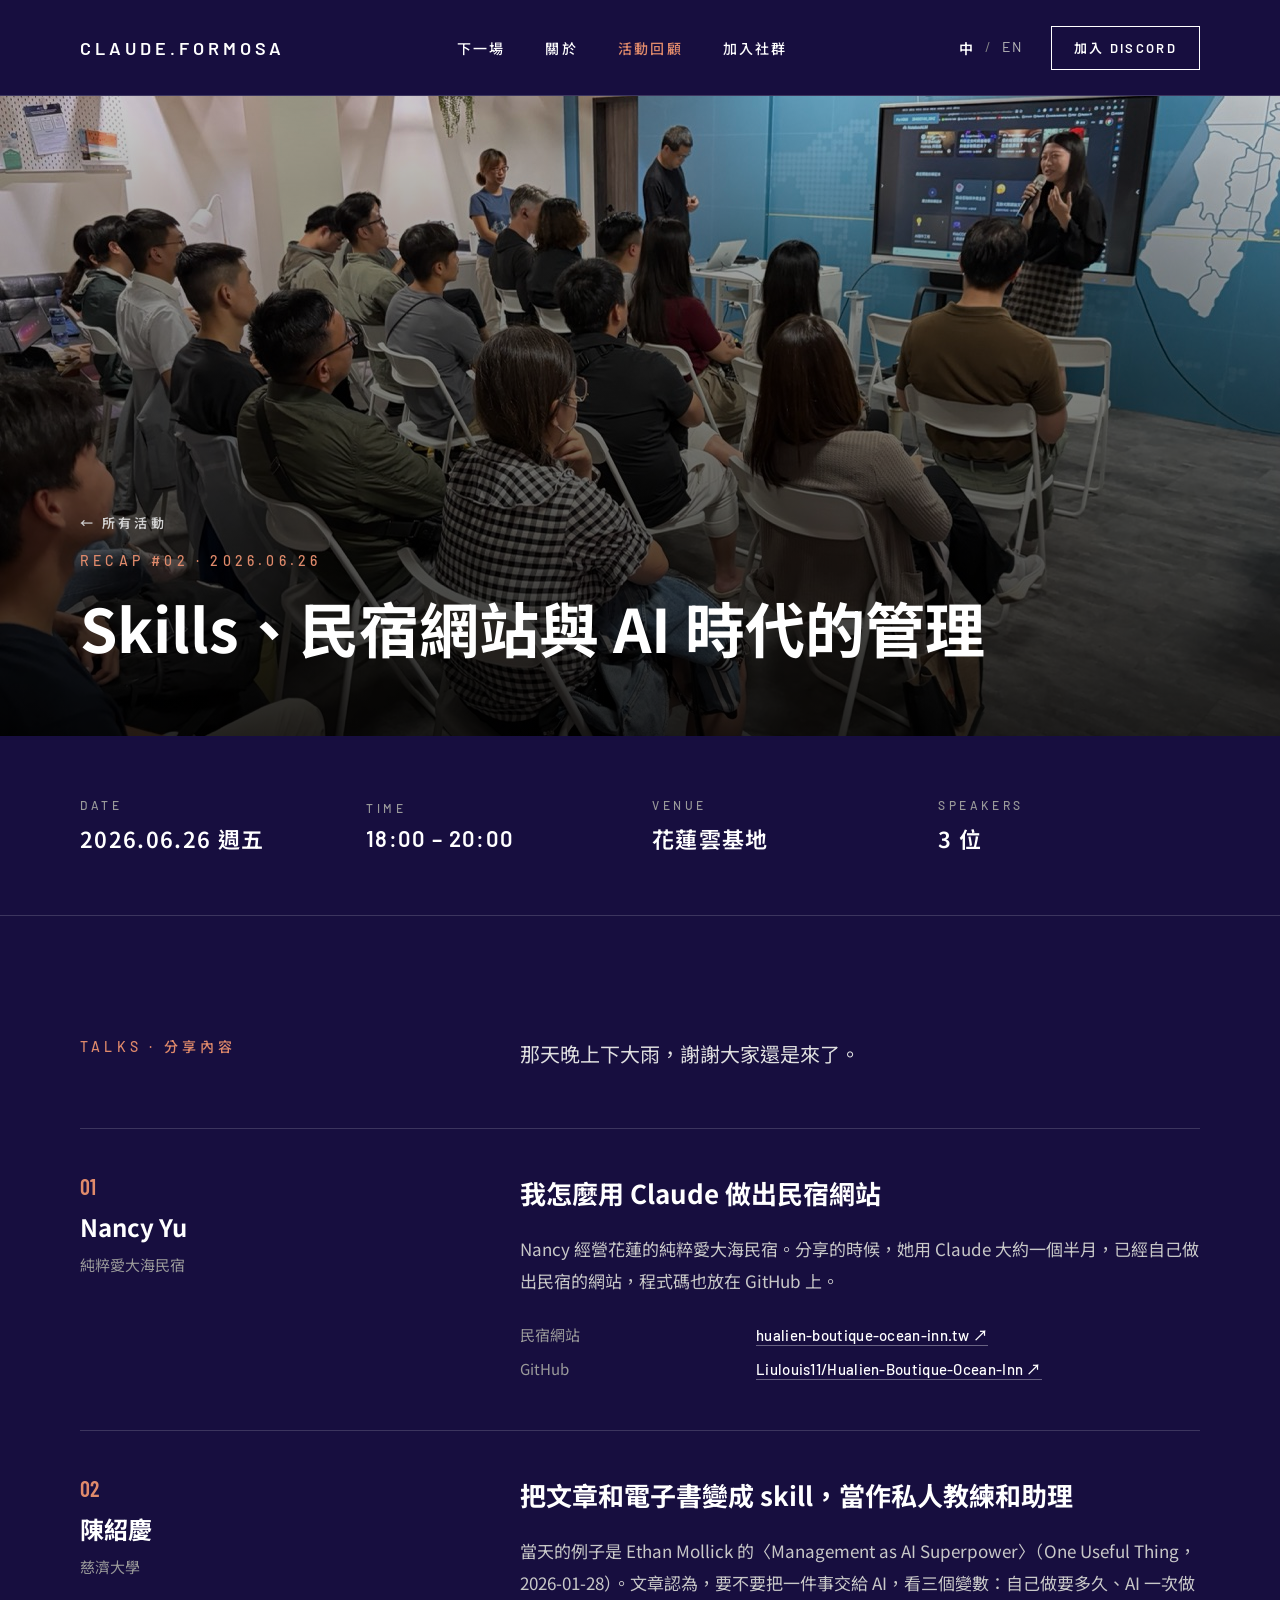
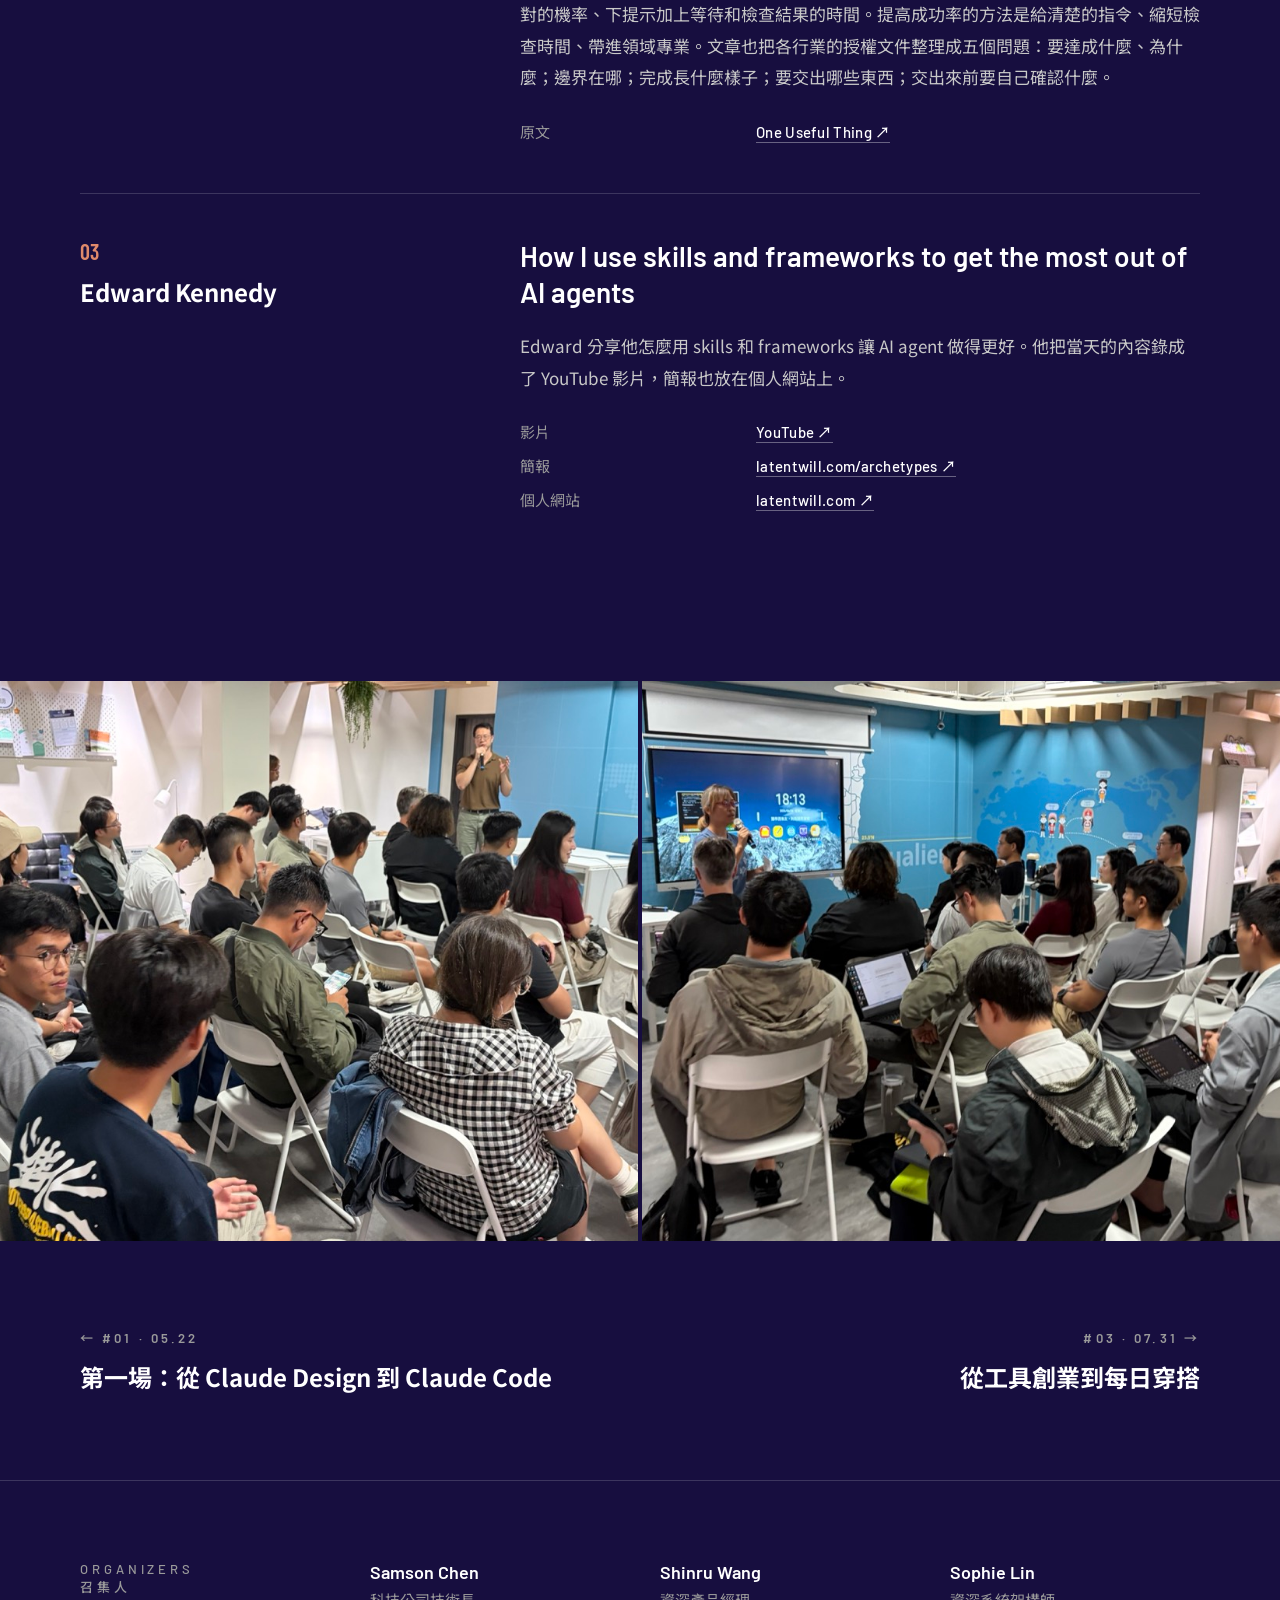
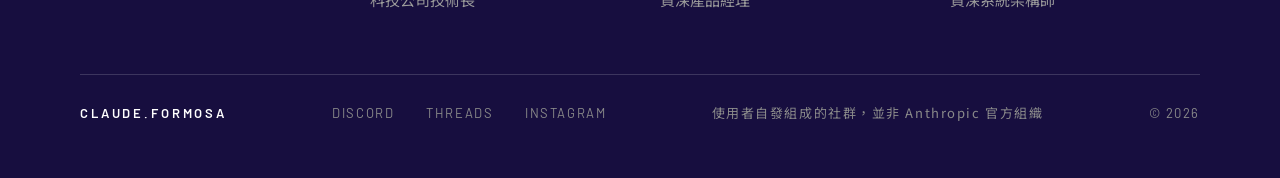
<file: docs/events/2026-06-26.html>
<!doctype html>
<html lang="zh-Hant-TW">
<head>
<meta charset="utf-8">
<meta name="viewport" content="width=device-width, initial-scale=1">
<title>活動回顧 #02｜Skills、民宿網站與 AI 時代的管理｜claude.formosa</title>
<meta name="description" content="那天晚上下大雨，謝謝大家還是來了。">
<meta property="og:title" content="活動回顧 #02｜Skills、民宿網站與 AI 時代的管理｜claude.formosa">
<meta property="og:description" content="那天晚上下大雨，謝謝大家還是來了。">
<meta property="og:type" content="website">
<meta name="theme-color" content="#170e3f">
<link rel="alternate" hreflang="en" href="../en/events/2026-06-26.html">
<link rel="preconnect" href="https://fonts.googleapis.com">
<link rel="preconnect" href="https://fonts.gstatic.com" crossorigin>
<link href="https://fonts.googleapis.com/css2?family=Barlow:wght@400;500;600&family=Barlow+Condensed:wght@500;600&family=Noto+Sans+TC:wght@400;500;700&display=swap" rel="stylesheet">
<link rel="stylesheet" href="../assets/css/site.css">
<script src="../assets/js/site.js" defer></script>
</head>
<body>
<a class="skip" href="#main">跳到主要內容</a>
<header class="nav wrap">
<a class="nav__logo" href="../index.html">CLAUDE.FORMOSA</a>
<nav class="nav__links" aria-label="主選單">
<a href="../index.html#next">下一場</a>
<a href="../index.html#about">關於</a>
<a href="../index.html#events" aria-current="page">活動回顧</a>
<a href="../index.html#join">加入社群</a>
</nav>
<div class="nav__right">
<div class="lang"><span aria-current="true">中</span><span class="lang__sep">/</span><a href="../en/events/2026-06-26.html" hreflang="en" lang="en">EN</a></div>
<a class="btn btn--sm" href="https://discord.gg/fWcPCyMBta">加入 DISCORD</a>
<button class="nav__menu" type="button" aria-label="開啟選單" aria-expanded="false" aria-controls="nav-panel"><svg width="22" height="22" viewBox="0 0 24 24" fill="none" stroke="currentColor" stroke-width="1.5" aria-hidden="true"><path d="M3 7h18M3 12h18M3 17h18"/></svg></button>
</div>
<nav class="nav__panel" id="nav-panel" aria-label="手機選單">
<a href="../index.html#next">下一場</a>
<a href="../index.html#about">關於</a>
<a href="../index.html#events" aria-current="page">活動回顧</a>
<a href="../index.html#join">加入社群</a>
<a class="btn" href="https://discord.gg/fWcPCyMBta">加入 DISCORD</a>
</nav>
</header>
<main id="main">
<section class="cover">
<img class="cover__img" src="../assets/img/p0626a.jpg" alt="6/26 小聚現場" style="object-position: 50% 45%" fetchpriority="high">
<div class="cover__shade"></div>
<div class="cover__body">
<a class="cover__back" href="../index.html#events">← 所有活動</a>
<div class="eyebrow">RECAP #02 · 2026.06.26</div>
<h1 class="cjk">Skills、民宿網站與 AI 時代的管理</h1>
</div>
</section>

<dl class="facts wrap">
<div><dt>DATE</dt><dd class="cjk">2026.06.26 週五</dd></div>
<div><dt>TIME</dt><dd>18:00 – 20:00</dd></div>
<div><dt>VENUE</dt><dd class="cjk">花蓮雲基地</dd></div>
<div><dt>SPEAKERS</dt><dd class="cjk">3 位</dd></div>
</dl>

<section class="talks wrap">
<div class="talks__intro">
<div class="eyebrow">TALKS · 分享內容</div>
<p class="cjk">那天晚上下大雨，謝謝大家還是來了。</p>
</div>
<article class="talk">
<div class="talk__who">
<span class="talk__no">01</span>
<span class="talk__name cjk">Nancy Yu</span>
<span class="talk__aff cjk">純粹愛大海民宿</span>
</div>
<div class="talk__body">
<h3 class="cjk">我怎麼用 Claude 做出民宿網站</h3>
<p class="body-text cjk">Nancy 經營花蓮的純粹愛大海民宿。分享的時候，她用 Claude 大約一個半月，已經自己做出民宿的網站，程式碼也放在 GitHub 上。</p>

<ul class="links">
<li><a href="https://www.hualien-boutique-ocean-inn.tw/"><span class="cjk">民宿網站</span><span>hualien-boutique-ocean-inn.tw ↗</span></a></li>
<li><a href="https://github.com/Liulouis11/Hualien-Boutique-Ocean-Inn"><span class="cjk">GitHub</span><span>Liulouis11/Hualien-Boutique-Ocean-Inn ↗</span></a></li>
</ul>
</div>
</article>
<article class="talk">
<div class="talk__who">
<span class="talk__no">02</span>
<span class="talk__name cjk">陳紹慶</span>
<span class="talk__aff cjk">慈濟大學</span>
</div>
<div class="talk__body">
<h3 class="cjk">把文章和電子書變成 skill，當作私人教練和助理</h3>
<p class="body-text cjk">當天的例子是 Ethan Mollick 的〈Management as AI Superpower〉（One Useful Thing，2026-01-28）。文章認為，要不要把一件事交給 AI，看三個變數：自己做要多久、AI 一次做對的機率、下提示加上等待和檢查結果的時間。提高成功率的方法是給清楚的指令、縮短檢查時間、帶進領域專業。文章也把各行業的授權文件整理成五個問題：要達成什麼、為什麼；邊界在哪；完成長什麼樣子；要交出哪些東西；交出來前要自己確認什麼。</p>

<ul class="links">
<li><a href="https://open.substack.com/pub/oneusefulthing/p/management-as-ai-superpower"><span class="cjk">原文</span><span>One Useful Thing ↗</span></a></li>
</ul>
</div>
</article>
<article class="talk">
<div class="talk__who">
<span class="talk__no">03</span>
<span class="talk__name cjk">Edward Kennedy</span>

</div>
<div class="talk__body">
<h3 class="en">How I use skills and frameworks to get the most out of AI agents</h3>
<p class="body-text cjk">Edward 分享他怎麼用 skills 和 frameworks 讓 AI agent 做得更好。他把當天的內容錄成了 YouTube 影片，簡報也放在個人網站上。</p>

<ul class="links">
<li><a href="https://www.youtube.com/watch?v=hkACToJ9R28"><span class="cjk">影片</span><span>YouTube ↗</span></a></li>
<li><a href="https://latentwill.com/archetypes/"><span class="cjk">簡報</span><span>latentwill.com/archetypes ↗</span></a></li>
<li><a href="https://latentwill.com/"><span class="cjk">個人網站</span><span>latentwill.com ↗</span></a></li>
</ul>
</div>
</article>
</section>

<div class="gallery">
<img src="../assets/img/p0626b.jpg" alt="6/26 小聚現場" loading="lazy">
<img src="../assets/img/p0626c.jpg" alt="6/26 分享現場" loading="lazy">
</div>


<nav class="pager wrap" aria-label="其他場次">
<a href="../events/2026-05-22.html"><small>← #01 · 05.22</small><strong class="cjk">第一場：從 Claude Design 到 Claude Code</strong></a>
<a class="next-link" href="../events/2026-07-31.html"><small>#03 · 07.31 →</small><strong class="cjk">從工具創業到每日穿搭</strong></a>
</nav>
</main>
<footer class="footer wrap">
<div class="organizers">
<div class="label">ORGANIZERS<br>召集人</div>
<div><b>Samson Chen</b><span class="cjk">科技公司技術長</span></div>
<div><b>Shinru Wang</b><span class="cjk">資深產品經理</span></div>
<div><b>Sophie Lin</b><span class="cjk">資深系統架構師</span></div>
</div>
<div class="footer__bar">
<span class="brand">CLAUDE.FORMOSA</span>
<div class="footer__social"><a href="https://discord.gg/fWcPCyMBta">DISCORD</a><a href="https://www.threads.com/@claude.formosa">THREADS</a><a href="https://www.instagram.com/claude.formosa/">INSTAGRAM</a></div>
<span class="cjk">使用者自發組成的社群，並非 Anthropic 官方組織</span>
<span>© 2026</span>
</div>
</footer>
</body>
</html>
</file>
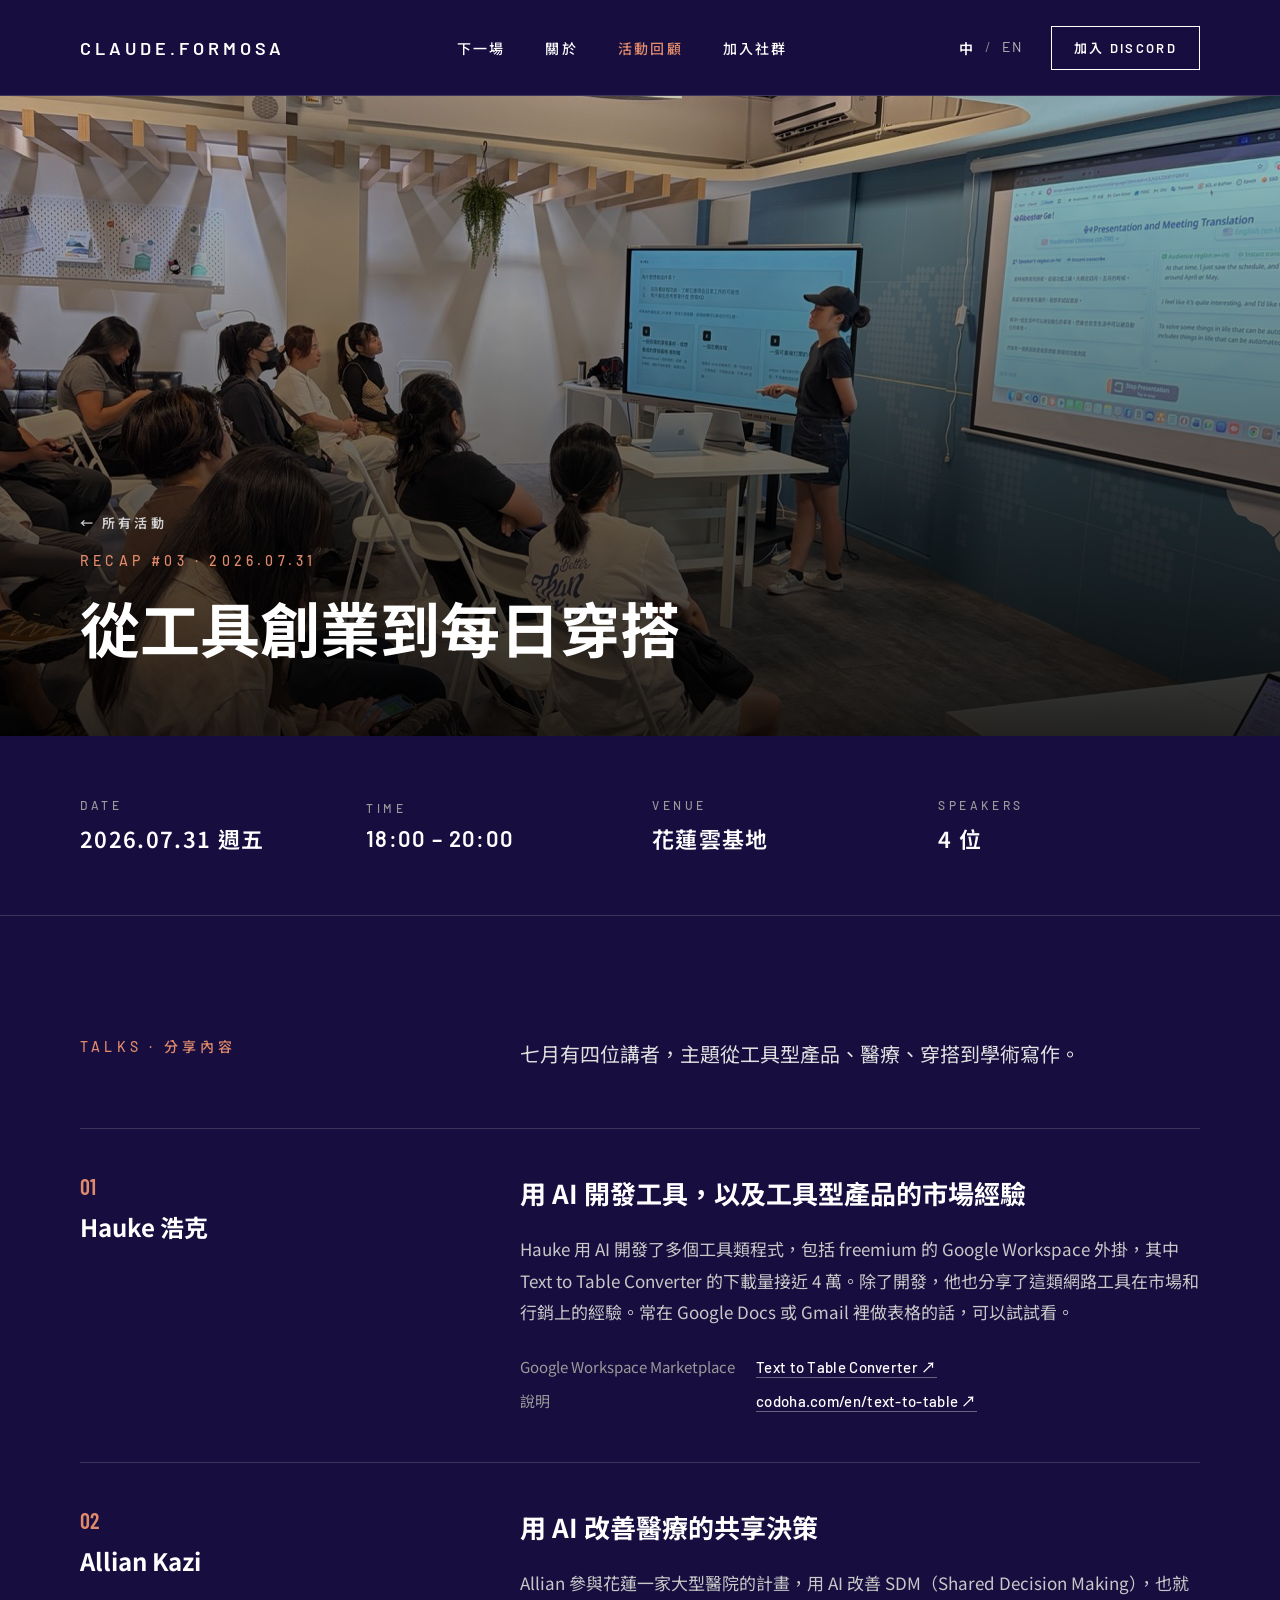
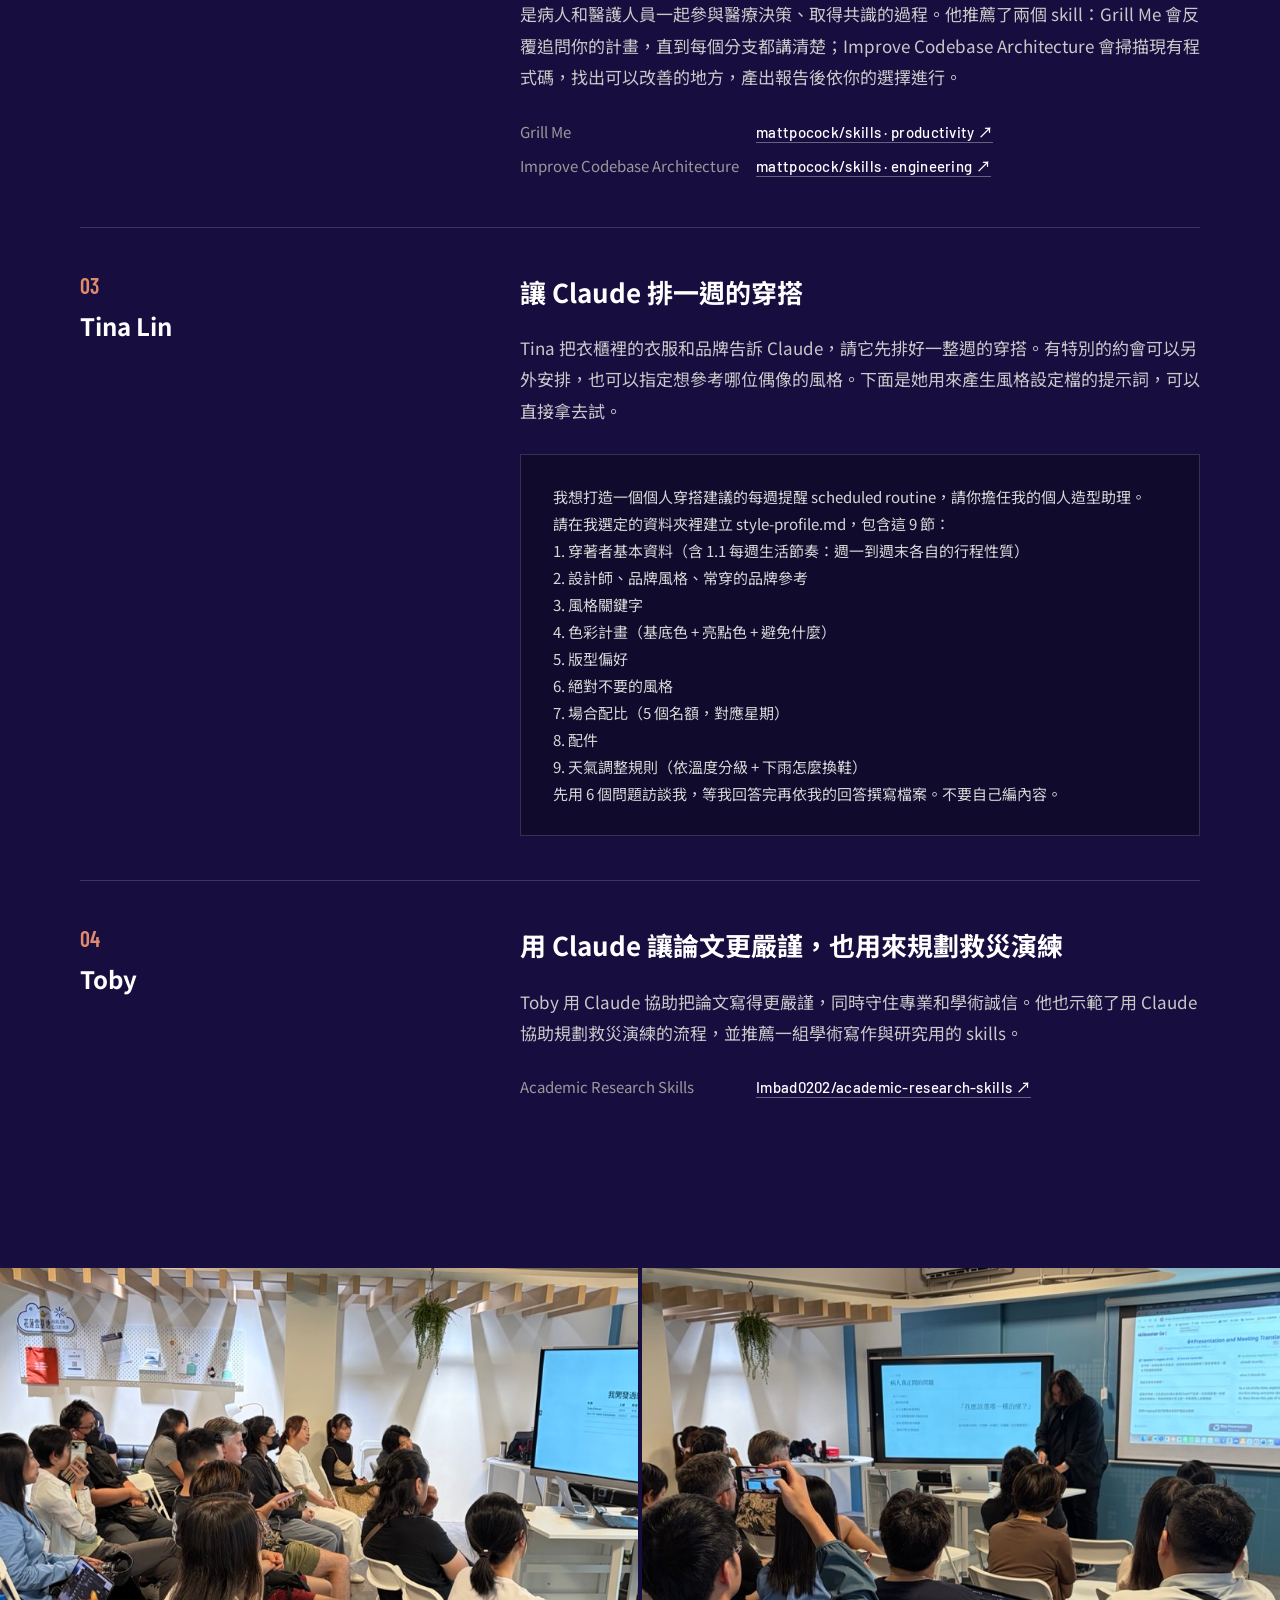
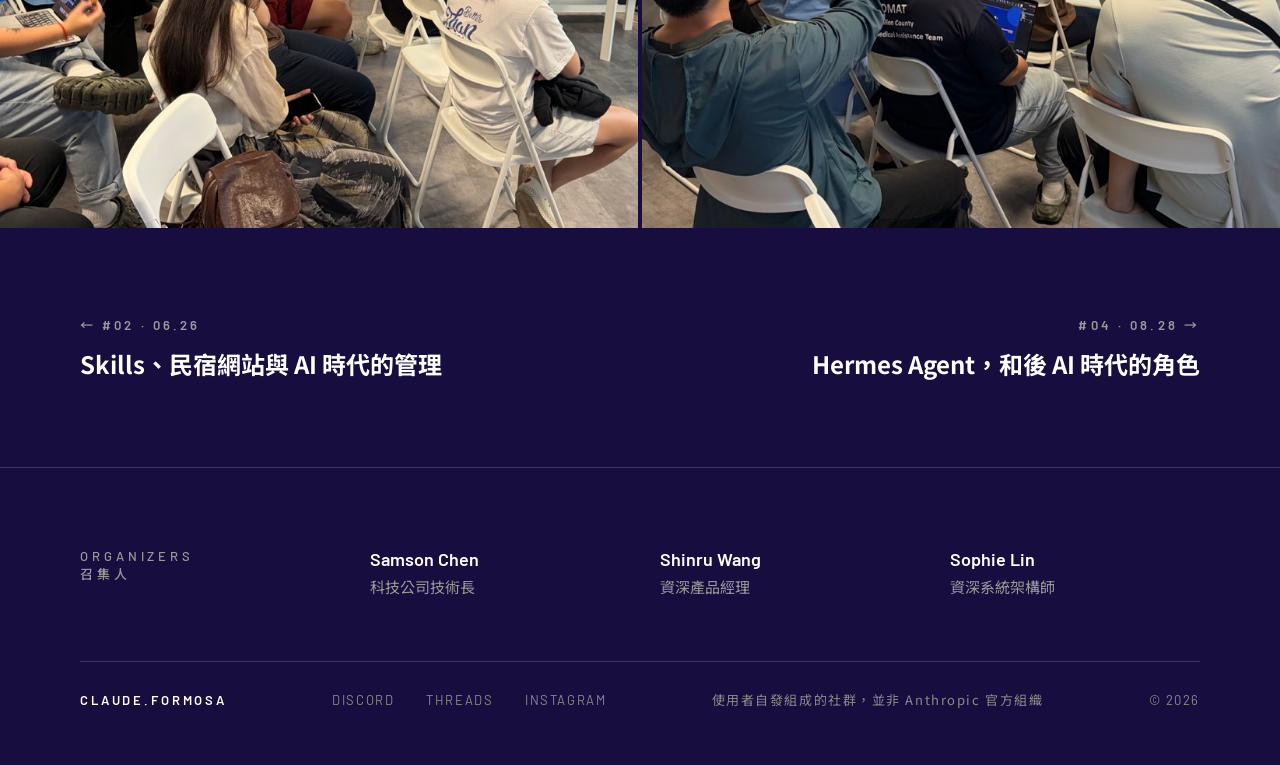
<file: docs/events/2026-07-31.html>
<!doctype html>
<html lang="zh-Hant-TW">
<head>
<meta charset="utf-8">
<meta name="viewport" content="width=device-width, initial-scale=1">
<title>活動回顧 #03｜從工具創業到每日穿搭｜claude.formosa</title>
<meta name="description" content="七月有四位講者，主題從工具型產品、醫療、穿搭到學術寫作。">
<meta property="og:title" content="活動回顧 #03｜從工具創業到每日穿搭｜claude.formosa">
<meta property="og:description" content="七月有四位講者，主題從工具型產品、醫療、穿搭到學術寫作。">
<meta property="og:type" content="website">
<meta name="theme-color" content="#170e3f">
<link rel="alternate" hreflang="en" href="../en/events/2026-07-31.html">
<link rel="preconnect" href="https://fonts.googleapis.com">
<link rel="preconnect" href="https://fonts.gstatic.com" crossorigin>
<link href="https://fonts.googleapis.com/css2?family=Barlow:wght@400;500;600&family=Barlow+Condensed:wght@500;600&family=Noto+Sans+TC:wght@400;500;700&display=swap" rel="stylesheet">
<link rel="stylesheet" href="../assets/css/site.css">
<script src="../assets/js/site.js" defer></script>
</head>
<body>
<a class="skip" href="#main">跳到主要內容</a>
<header class="nav wrap">
<a class="nav__logo" href="../index.html">CLAUDE.FORMOSA</a>
<nav class="nav__links" aria-label="主選單">
<a href="../index.html#next">下一場</a>
<a href="../index.html#about">關於</a>
<a href="../index.html#events" aria-current="page">活動回顧</a>
<a href="../index.html#join">加入社群</a>
</nav>
<div class="nav__right">
<div class="lang"><span aria-current="true">中</span><span class="lang__sep">/</span><a href="../en/events/2026-07-31.html" hreflang="en" lang="en">EN</a></div>
<a class="btn btn--sm" href="https://discord.gg/fWcPCyMBta">加入 DISCORD</a>
<button class="nav__menu" type="button" aria-label="開啟選單" aria-expanded="false" aria-controls="nav-panel"><svg width="22" height="22" viewBox="0 0 24 24" fill="none" stroke="currentColor" stroke-width="1.5" aria-hidden="true"><path d="M3 7h18M3 12h18M3 17h18"/></svg></button>
</div>
<nav class="nav__panel" id="nav-panel" aria-label="手機選單">
<a href="../index.html#next">下一場</a>
<a href="../index.html#about">關於</a>
<a href="../index.html#events" aria-current="page">活動回顧</a>
<a href="../index.html#join">加入社群</a>
<a class="btn" href="https://discord.gg/fWcPCyMBta">加入 DISCORD</a>
</nav>
</header>
<main id="main">
<section class="cover">
<img class="cover__img" src="../assets/img/p0731b.jpg" alt="7/31 小聚現場" style="object-position: 50% 50%" fetchpriority="high">
<div class="cover__shade"></div>
<div class="cover__body">
<a class="cover__back" href="../index.html#events">← 所有活動</a>
<div class="eyebrow">RECAP #03 · 2026.07.31</div>
<h1 class="cjk">從工具創業到每日穿搭</h1>
</div>
</section>

<dl class="facts wrap">
<div><dt>DATE</dt><dd class="cjk">2026.07.31 週五</dd></div>
<div><dt>TIME</dt><dd>18:00 – 20:00</dd></div>
<div><dt>VENUE</dt><dd class="cjk">花蓮雲基地</dd></div>
<div><dt>SPEAKERS</dt><dd class="cjk">4 位</dd></div>
</dl>

<section class="talks wrap">
<div class="talks__intro">
<div class="eyebrow">TALKS · 分享內容</div>
<p class="cjk">七月有四位講者，主題從工具型產品、醫療、穿搭到學術寫作。</p>
</div>
<article class="talk">
<div class="talk__who">
<span class="talk__no">01</span>
<span class="talk__name cjk">Hauke 浩克</span>

</div>
<div class="talk__body">
<h3 class="cjk">用 AI 開發工具，以及工具型產品的市場經驗</h3>
<p class="body-text cjk">Hauke 用 AI 開發了多個工具類程式，包括 freemium 的 Google Workspace 外掛，其中 Text to Table Converter 的下載量接近 4 萬。除了開發，他也分享了這類網路工具在市場和行銷上的經驗。常在 Google Docs 或 Gmail 裡做表格的話，可以試試看。</p>

<ul class="links">
<li><a href="https://workspace.google.com/marketplace/app/text_to_table_converter/388744518554"><span class="cjk">Google Workspace Marketplace</span><span>Text to Table Converter ↗</span></a></li>
<li><a href="https://codoha.com/en/text-to-table/"><span class="cjk">說明</span><span>codoha.com/en/text-to-table ↗</span></a></li>
</ul>
</div>
</article>
<article class="talk">
<div class="talk__who">
<span class="talk__no">02</span>
<span class="talk__name cjk">Allian Kazi</span>

</div>
<div class="talk__body">
<h3 class="cjk">用 AI 改善醫療的共享決策</h3>
<p class="body-text cjk">Allian 參與花蓮一家大型醫院的計畫，用 AI 改善 SDM（Shared Decision Making），也就是病人和醫護人員一起參與醫療決策、取得共識的過程。他推薦了兩個 skill：Grill Me 會反覆追問你的計畫，直到每個分支都講清楚；Improve Codebase Architecture 會掃描現有程式碼，找出可以改善的地方，產出報告後依你的選擇進行。</p>

<ul class="links">
<li><a href="https://github.com/mattpocock/skills/tree/main/skills/productivity"><span class="cjk">Grill Me</span><span>mattpocock/skills · productivity ↗</span></a></li>
<li><a href="https://github.com/mattpocock/skills/tree/main/skills/engineering"><span class="cjk">Improve Codebase Architecture</span><span>mattpocock/skills · engineering ↗</span></a></li>
</ul>
</div>
</article>
<article class="talk">
<div class="talk__who">
<span class="talk__no">03</span>
<span class="talk__name cjk">Tina Lin</span>

</div>
<div class="talk__body">
<h3 class="cjk">讓 Claude 排一週的穿搭</h3>
<p class="body-text cjk">Tina 把衣櫃裡的衣服和品牌告訴 Claude，請它先排好一整週的穿搭。有特別的約會可以另外安排，也可以指定想參考哪位偶像的風格。下面是她用來產生風格設定檔的提示詞，可以直接拿去試。</p>
<div class="prompt cjk">我想打造一個個人穿搭建議的每週提醒 scheduled routine，請你擔任我的個人造型助理。
請在我選定的資料夾裡建立 style-profile.md，包含這 9 節：
1. 穿著者基本資料（含 1.1 每週生活節奏：週一到週末各自的行程性質）
2. 設計師、品牌風格、常穿的品牌參考
3. 風格關鍵字
4. 色彩計畫（基底色 + 亮點色 + 避免什麼）
5. 版型偏好
6. 絕對不要的風格
7. 場合配比（5 個名額，對應星期）
8. 配件
9. 天氣調整規則（依溫度分級 + 下雨怎麼換鞋）
先用 6 個問題訪談我，等我回答完再依我的回答撰寫檔案。不要自己編內容。</div>

</div>
</article>
<article class="talk">
<div class="talk__who">
<span class="talk__no">04</span>
<span class="talk__name cjk">Toby</span>

</div>
<div class="talk__body">
<h3 class="cjk">用 Claude 讓論文更嚴謹，也用來規劃救災演練</h3>
<p class="body-text cjk">Toby 用 Claude 協助把論文寫得更嚴謹，同時守住專業和學術誠信。他也示範了用 Claude 協助規劃救災演練的流程，並推薦一組學術寫作與研究用的 skills。</p>

<ul class="links">
<li><a href="https://github.com/Imbad0202/academic-research-skills"><span class="cjk">Academic Research Skills</span><span>Imbad0202/academic-research-skills ↗</span></a></li>
</ul>
</div>
</article>
</section>

<div class="gallery">
<img src="../assets/img/p0731a.jpg" alt="Hauke 介紹他開發過的軟體" loading="lazy">
<img src="../assets/img/p0731c.jpg" alt="7/31 小聚現場" loading="lazy">
</div>


<nav class="pager wrap" aria-label="其他場次">
<a href="../events/2026-06-26.html"><small>← #02 · 06.26</small><strong class="cjk">Skills、民宿網站與 AI 時代的管理</strong></a>
<a class="next-link" href="../events/2026-08-28.html"><small>#04 · 08.28 →</small><strong class="cjk">Hermes Agent，和後 AI 時代的角色</strong></a>
</nav>
</main>
<footer class="footer wrap">
<div class="organizers">
<div class="label">ORGANIZERS<br>召集人</div>
<div><b>Samson Chen</b><span class="cjk">科技公司技術長</span></div>
<div><b>Shinru Wang</b><span class="cjk">資深產品經理</span></div>
<div><b>Sophie Lin</b><span class="cjk">資深系統架構師</span></div>
</div>
<div class="footer__bar">
<span class="brand">CLAUDE.FORMOSA</span>
<div class="footer__social"><a href="https://discord.gg/fWcPCyMBta">DISCORD</a><a href="https://www.threads.com/@claude.formosa">THREADS</a><a href="https://www.instagram.com/claude.formosa/">INSTAGRAM</a></div>
<span class="cjk">使用者自發組成的社群，並非 Anthropic 官方組織</span>
<span>© 2026</span>
</div>
</footer>
</body>
</html>
</file>
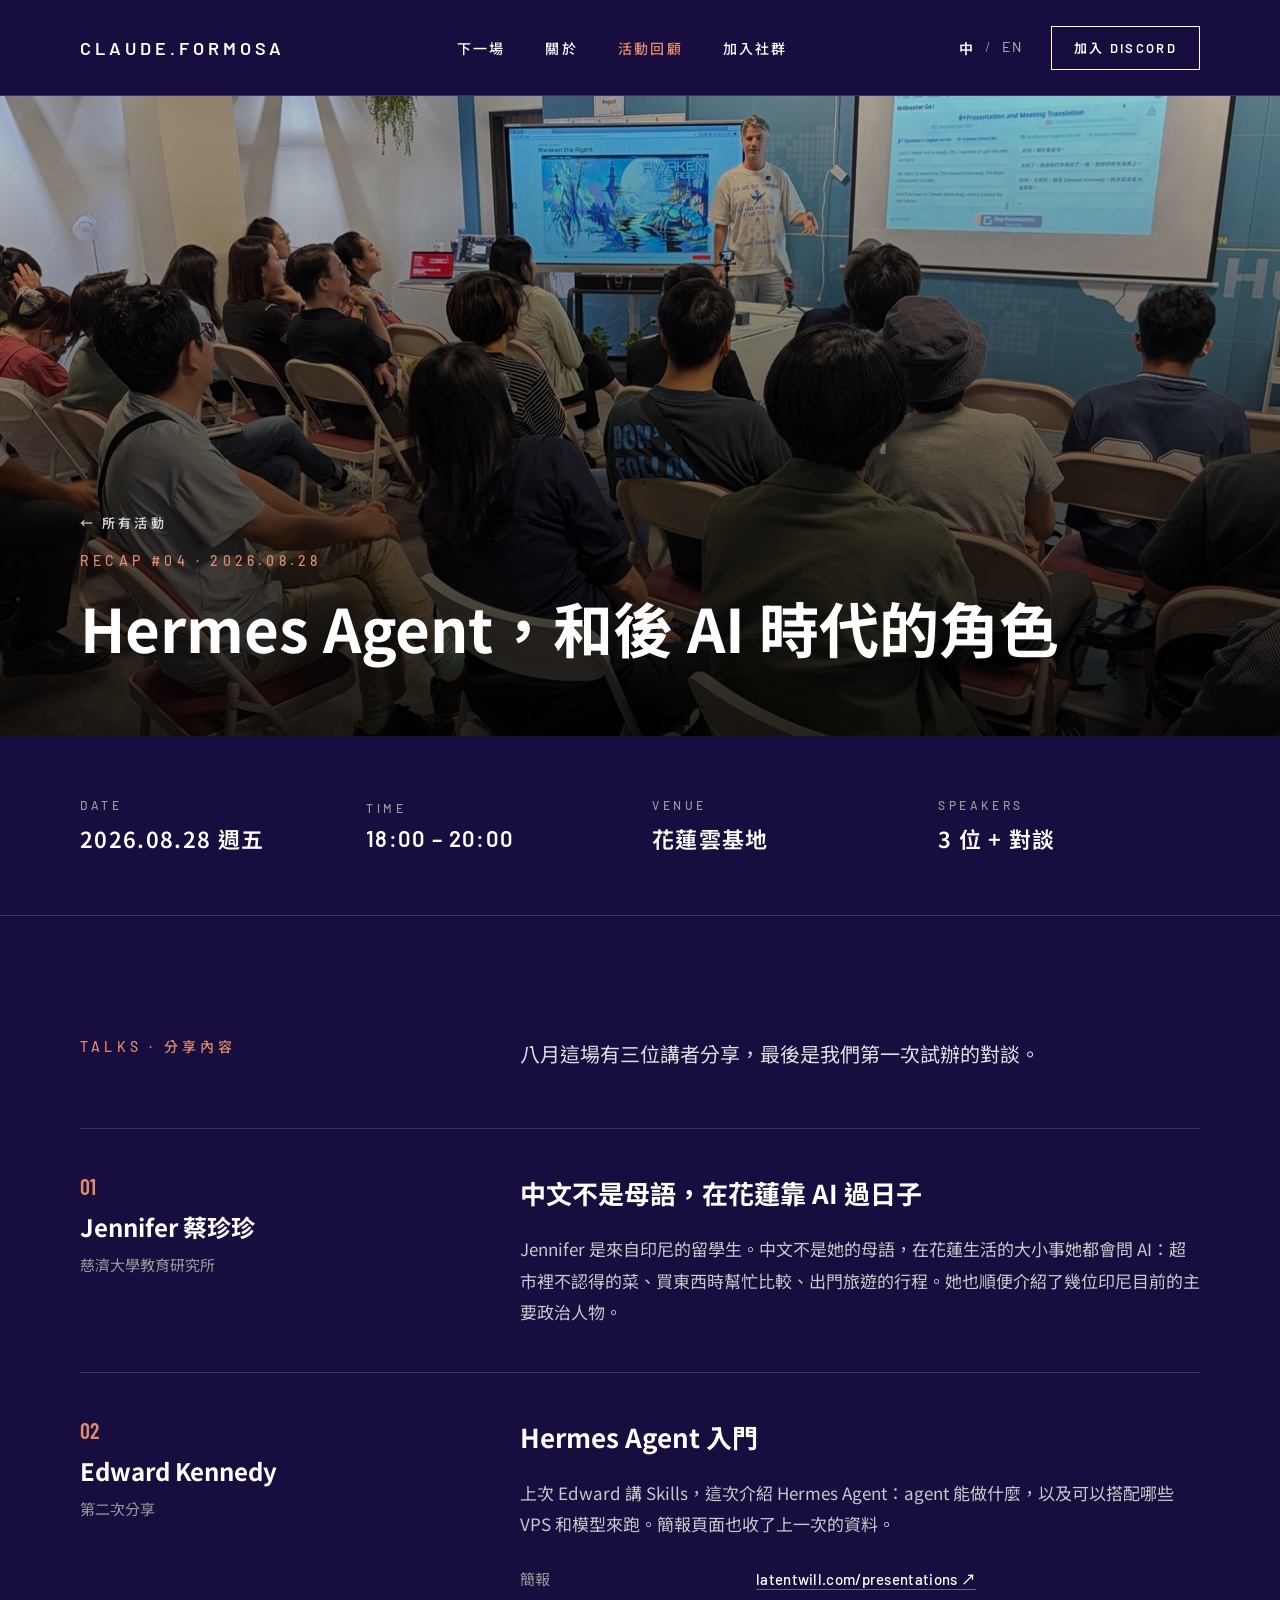
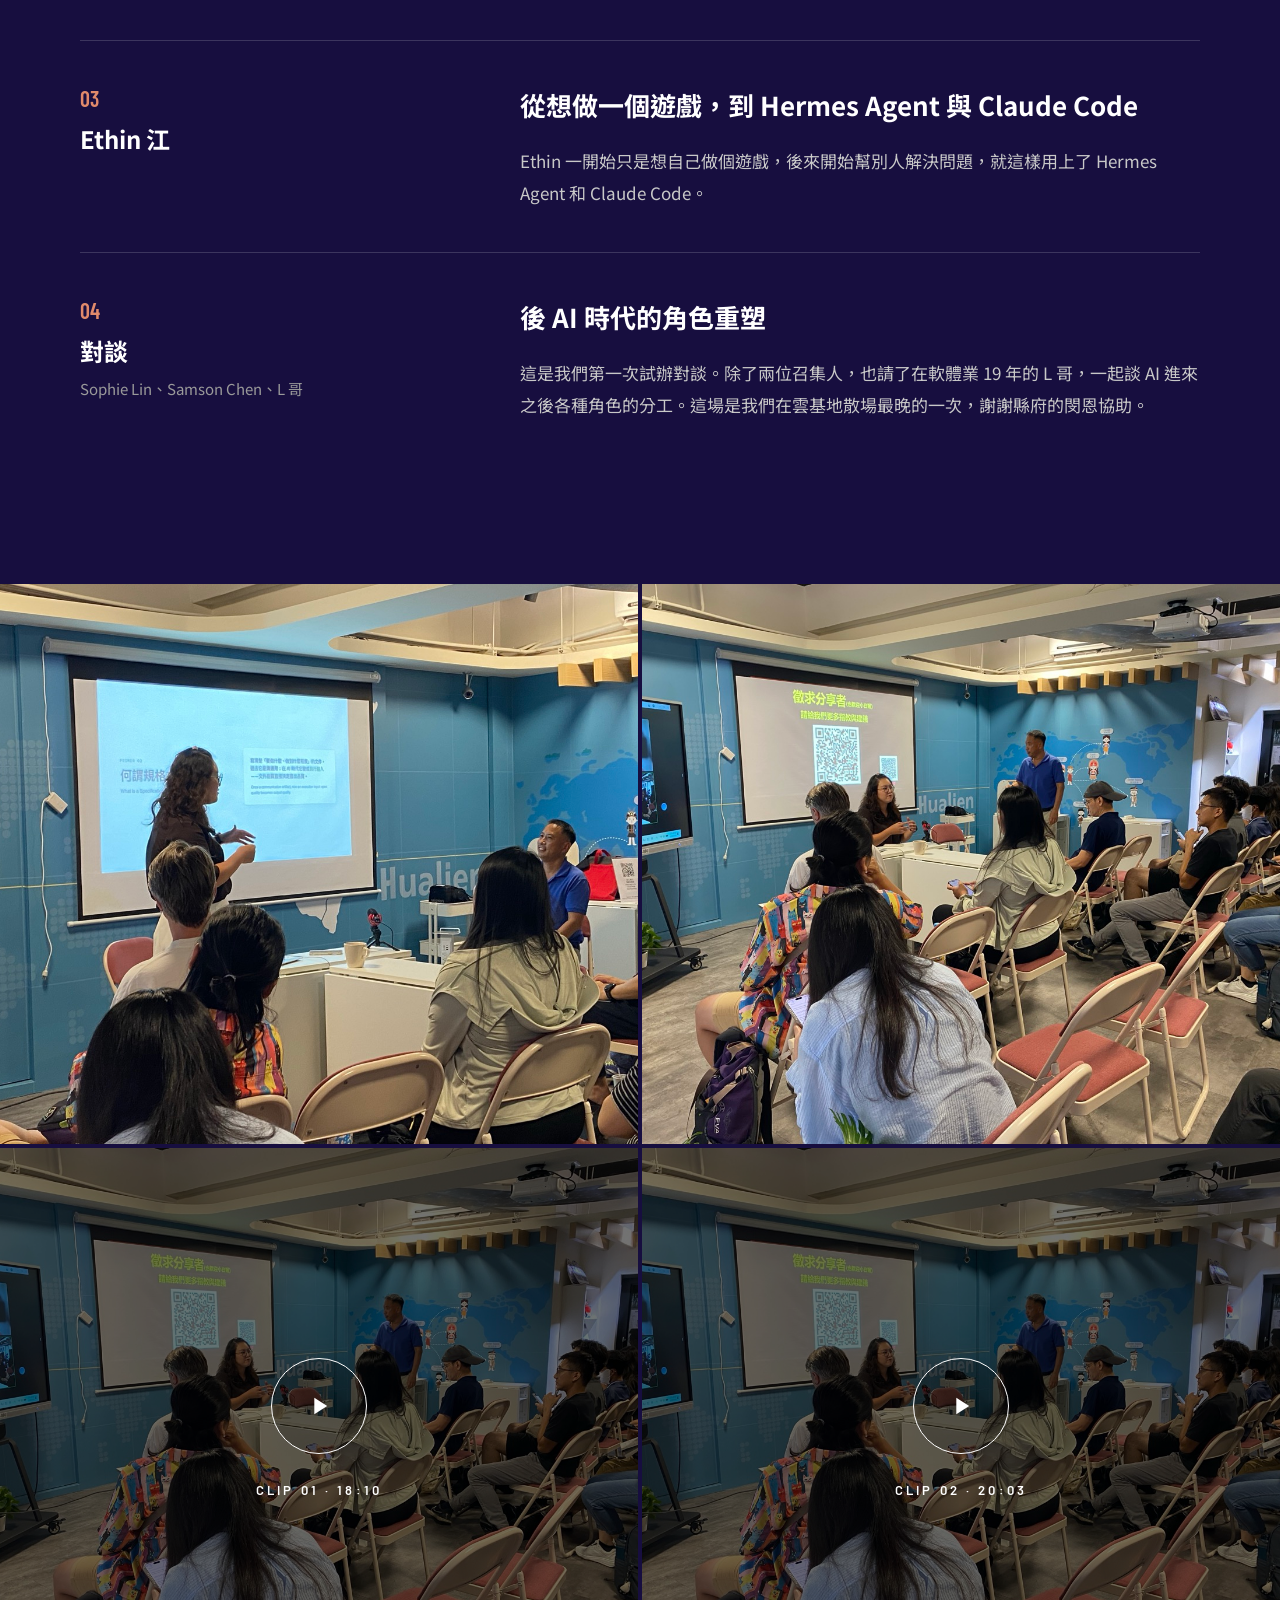
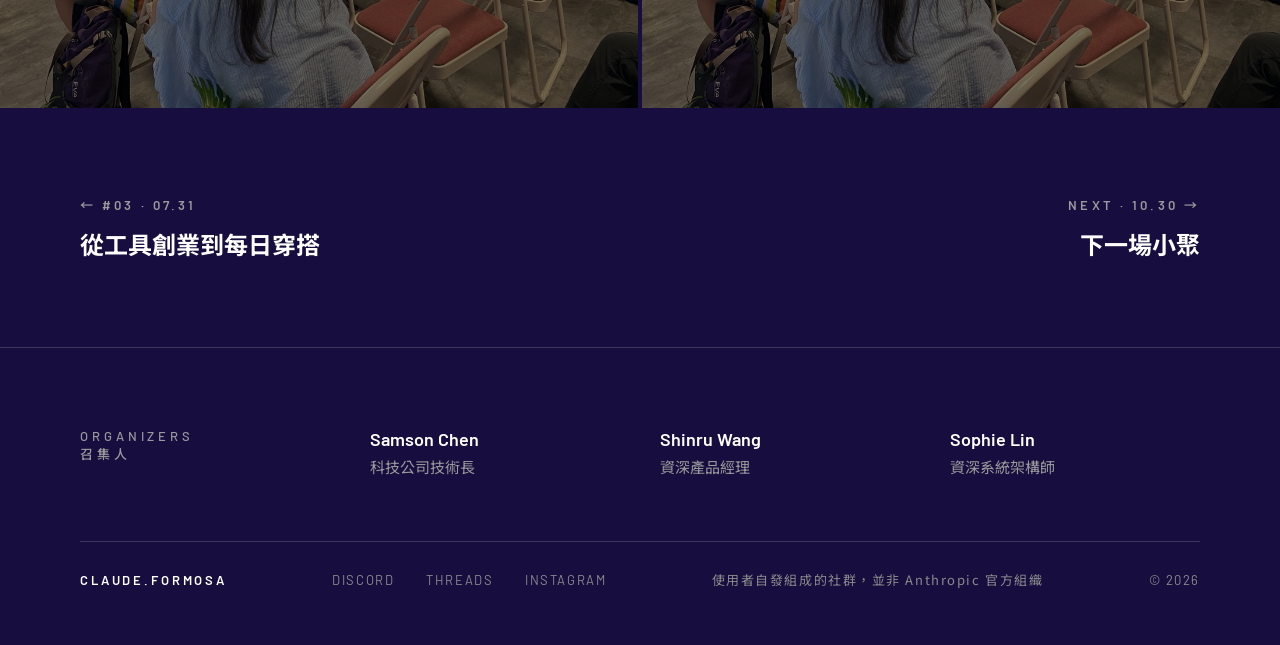
<file: docs/events/2026-08-28.html>
<!doctype html>
<html lang="zh-Hant-TW">
<head>
<meta charset="utf-8">
<meta name="viewport" content="width=device-width, initial-scale=1">
<title>活動回顧 #04｜Hermes Agent，和後 AI 時代的角色｜claude.formosa</title>
<meta name="description" content="八月這場有三位講者分享，最後是我們第一次試辦的對談。">
<meta property="og:title" content="活動回顧 #04｜Hermes Agent，和後 AI 時代的角色｜claude.formosa">
<meta property="og:description" content="八月這場有三位講者分享，最後是我們第一次試辦的對談。">
<meta property="og:type" content="website">
<meta name="theme-color" content="#170e3f">
<link rel="alternate" hreflang="en" href="../en/events/2026-08-28.html">
<link rel="preconnect" href="https://fonts.googleapis.com">
<link rel="preconnect" href="https://fonts.gstatic.com" crossorigin>
<link href="https://fonts.googleapis.com/css2?family=Barlow:wght@400;500;600&family=Barlow+Condensed:wght@500;600&family=Noto+Sans+TC:wght@400;500;700&display=swap" rel="stylesheet">
<link rel="stylesheet" href="../assets/css/site.css">
<script src="../assets/js/site.js" defer></script>
</head>
<body>
<a class="skip" href="#main">跳到主要內容</a>
<header class="nav wrap">
<a class="nav__logo" href="../index.html">CLAUDE.FORMOSA</a>
<nav class="nav__links" aria-label="主選單">
<a href="../index.html#next">下一場</a>
<a href="../index.html#about">關於</a>
<a href="../index.html#events" aria-current="page">活動回顧</a>
<a href="../index.html#join">加入社群</a>
</nav>
<div class="nav__right">
<div class="lang"><span aria-current="true">中</span><span class="lang__sep">/</span><a href="../en/events/2026-08-28.html" hreflang="en" lang="en">EN</a></div>
<a class="btn btn--sm" href="https://discord.gg/fWcPCyMBta">加入 DISCORD</a>
<button class="nav__menu" type="button" aria-label="開啟選單" aria-expanded="false" aria-controls="nav-panel"><svg width="22" height="22" viewBox="0 0 24 24" fill="none" stroke="currentColor" stroke-width="1.5" aria-hidden="true"><path d="M3 7h18M3 12h18M3 17h18"/></svg></button>
</div>
<nav class="nav__panel" id="nav-panel" aria-label="手機選單">
<a href="../index.html#next">下一場</a>
<a href="../index.html#about">關於</a>
<a href="../index.html#events" aria-current="page">活動回顧</a>
<a href="../index.html#join">加入社群</a>
<a class="btn" href="https://discord.gg/fWcPCyMBta">加入 DISCORD</a>
</nav>
</header>
<main id="main">
<section class="cover">
<img class="cover__img" src="../assets/img/p0828a.jpg" alt="Edward Kennedy 分享 Hermes Agent" style="object-position: 50% 40%" fetchpriority="high">
<div class="cover__shade"></div>
<div class="cover__body">
<a class="cover__back" href="../index.html#events">← 所有活動</a>
<div class="eyebrow">RECAP #04 · 2026.08.28</div>
<h1 class="cjk">Hermes Agent，和後 AI 時代的角色</h1>
</div>
</section>

<dl class="facts wrap">
<div><dt>DATE</dt><dd class="cjk">2026.08.28 週五</dd></div>
<div><dt>TIME</dt><dd>18:00 – 20:00</dd></div>
<div><dt>VENUE</dt><dd class="cjk">花蓮雲基地</dd></div>
<div><dt>SPEAKERS</dt><dd class="cjk">3 位 + 對談</dd></div>
</dl>

<section class="talks wrap">
<div class="talks__intro">
<div class="eyebrow">TALKS · 分享內容</div>
<p class="cjk">八月這場有三位講者分享，最後是我們第一次試辦的對談。</p>
</div>
<article class="talk">
<div class="talk__who">
<span class="talk__no">01</span>
<span class="talk__name cjk">Jennifer 蔡珍珍</span>
<span class="talk__aff cjk">慈濟大學教育研究所</span>
</div>
<div class="talk__body">
<h3 class="cjk">中文不是母語，在花蓮靠 AI 過日子</h3>
<p class="body-text cjk">Jennifer 是來自印尼的留學生。中文不是她的母語，在花蓮生活的大小事她都會問 AI：超市裡不認得的菜、買東西時幫忙比較、出門旅遊的行程。她也順便介紹了幾位印尼目前的主要政治人物。</p>


</div>
</article>
<article class="talk">
<div class="talk__who">
<span class="talk__no">02</span>
<span class="talk__name cjk">Edward Kennedy</span>
<span class="talk__aff cjk">第二次分享</span>
</div>
<div class="talk__body">
<h3 class="cjk">Hermes Agent 入門</h3>
<p class="body-text cjk">上次 Edward 講 Skills，這次介紹 Hermes Agent：agent 能做什麼，以及可以搭配哪些 VPS 和模型來跑。簡報頁面也收了上一次的資料。</p>

<ul class="links">
<li><a href="https://latentwill.com/presentations/"><span class="cjk">簡報</span><span>latentwill.com/presentations ↗</span></a></li>
</ul>
</div>
</article>
<article class="talk">
<div class="talk__who">
<span class="talk__no">03</span>
<span class="talk__name cjk">Ethin 江</span>

</div>
<div class="talk__body">
<h3 class="cjk">從想做一個遊戲，到 Hermes Agent 與 Claude Code</h3>
<p class="body-text cjk">Ethin 一開始只是想自己做個遊戲，後來開始幫別人解決問題，就這樣用上了 Hermes Agent 和 Claude Code。</p>


</div>
</article>
<article class="talk">
<div class="talk__who">
<span class="talk__no">04</span>
<span class="talk__name cjk">對談</span>
<span class="talk__aff cjk">Sophie Lin、Samson Chen、L 哥</span>
</div>
<div class="talk__body">
<h3 class="cjk">後 AI 時代的角色重塑</h3>
<p class="body-text cjk">這是我們第一次試辦對談。除了兩位召集人，也請了在軟體業 19 年的 L 哥，一起談 AI 進來之後各種角色的分工。這場是我們在雲基地散場最晚的一次，謝謝縣府的閔恩協助。</p>


</div>
</article>
</section>

<div class="gallery">
<img src="../assets/img/p0828b.jpg" alt="8/28 分享現場" loading="lazy">
<img src="../assets/img/p0828c.jpg" alt="8/28 會後徵求分享者" loading="lazy">
</div>
<div class="clips">
<section class="film" data-src="../assets/video/2026-08-28-clip1.mp4" aria-label="CLIP 01 · 18:10">
<img class="cover__img" src="../assets/img/p0828c.jpg" alt="" loading="lazy">
<div class="film__shade"></div>
<div class="film__body">
<button class="play play--sm" type="button" aria-label="播放現場片段 CLIP 01 · 18:10"><svg width="28" height="28" viewBox="0 0 24 24" fill="currentColor" aria-hidden="true"><path d="M8 5v14l11-7z"/></svg></button>
<div class="film__title">CLIP 01 · 18:10</div>
</div>
</section>
<section class="film" data-src="../assets/video/2026-08-28-clip2.mp4" aria-label="CLIP 02 · 20:03">
<img class="cover__img" src="../assets/img/p0828c.jpg" alt="" loading="lazy">
<div class="film__shade"></div>
<div class="film__body">
<button class="play play--sm" type="button" aria-label="播放現場片段 CLIP 02 · 20:03"><svg width="28" height="28" viewBox="0 0 24 24" fill="currentColor" aria-hidden="true"><path d="M8 5v14l11-7z"/></svg></button>
<div class="film__title">CLIP 02 · 20:03</div>
</div>
</section>
</div>

<nav class="pager wrap" aria-label="其他場次">
<a href="../events/2026-07-31.html"><small>← #03 · 07.31</small><strong class="cjk">從工具創業到每日穿搭</strong></a>
<a class="next-link" href="../index.html#next"><small>NEXT · 10.30 →</small><strong class="cjk">下一場小聚</strong></a>
</nav>
</main>
<footer class="footer wrap">
<div class="organizers">
<div class="label">ORGANIZERS<br>召集人</div>
<div><b>Samson Chen</b><span class="cjk">科技公司技術長</span></div>
<div><b>Shinru Wang</b><span class="cjk">資深產品經理</span></div>
<div><b>Sophie Lin</b><span class="cjk">資深系統架構師</span></div>
</div>
<div class="footer__bar">
<span class="brand">CLAUDE.FORMOSA</span>
<div class="footer__social"><a href="https://discord.gg/fWcPCyMBta">DISCORD</a><a href="https://www.threads.com/@claude.formosa">THREADS</a><a href="https://www.instagram.com/claude.formosa/">INSTAGRAM</a></div>
<span class="cjk">使用者自發組成的社群，並非 Anthropic 官方組織</span>
<span>© 2026</span>
</div>
</footer>
</body>
</html>
</file>
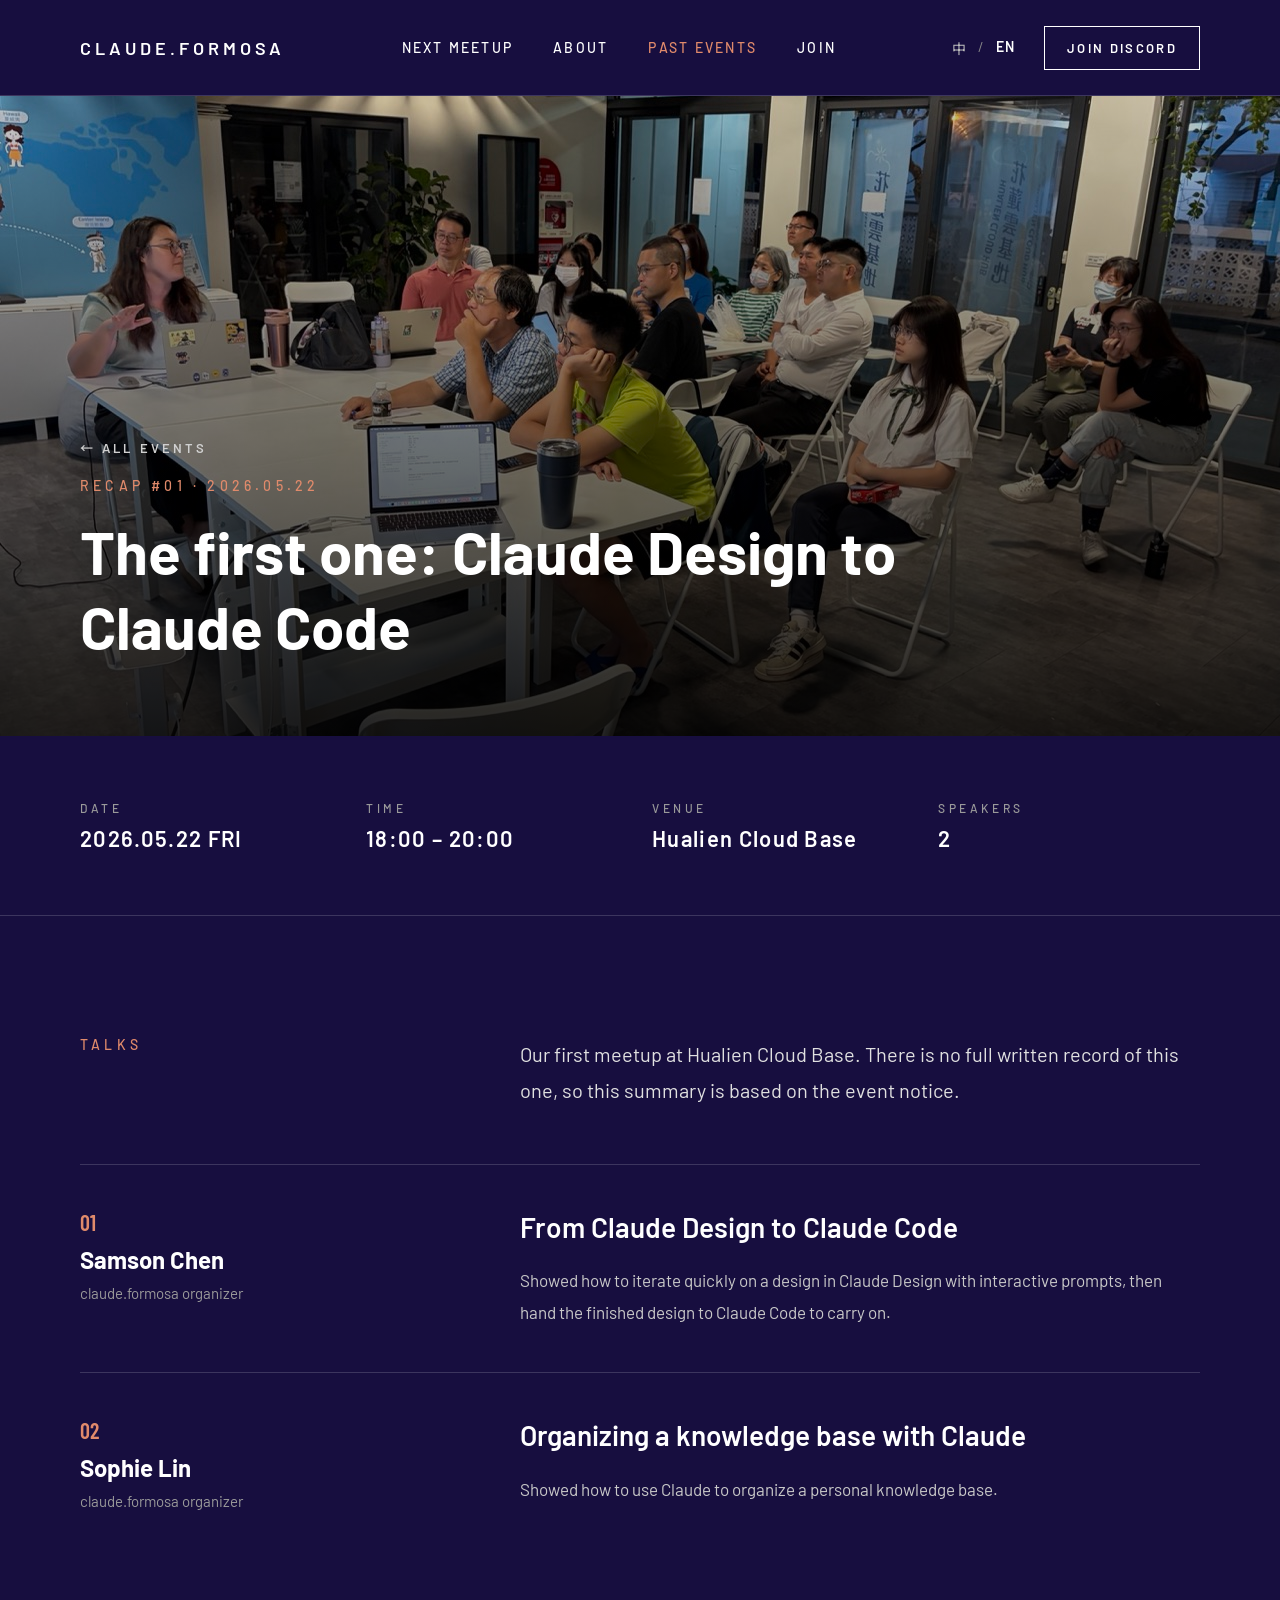
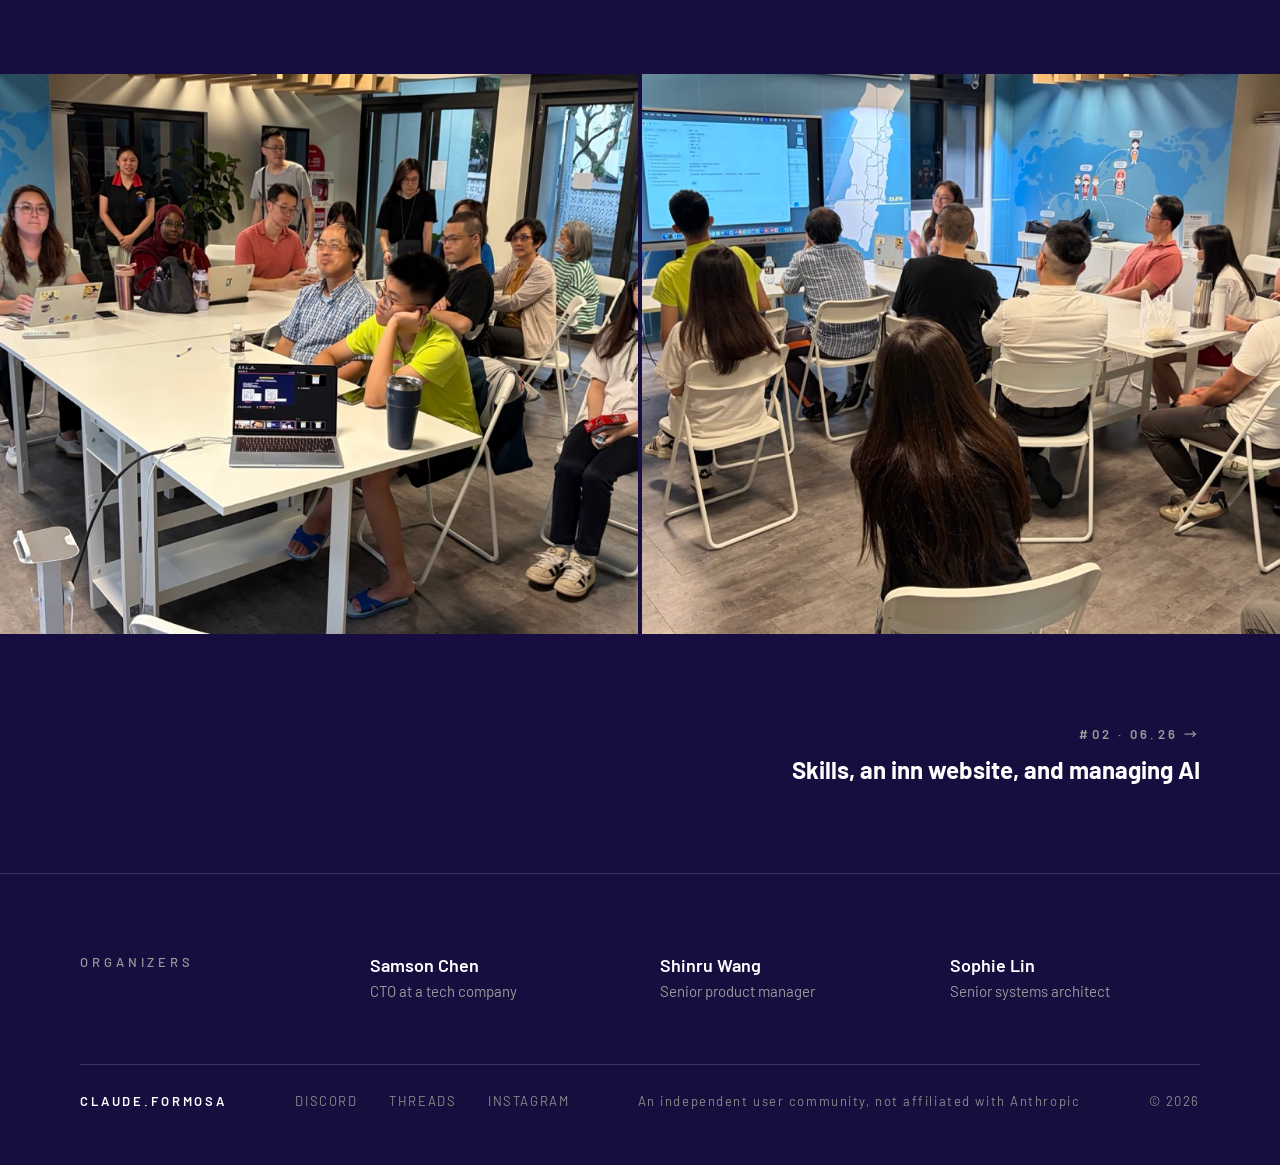
<file: docs/en/events/2026-05-22.html>
<!doctype html>
<html lang="en">
<head>
<meta charset="utf-8">
<meta name="viewport" content="width=device-width, initial-scale=1">
<title>Recap #01: The first one: Claude Design to Claude Code | claude.formosa</title>
<meta name="description" content="Our first meetup at Hualien Cloud Base. There is no full written record of this one, so this summary is based on the event notice.">
<meta property="og:title" content="Recap #01: The first one: Claude Design to Claude Code | claude.formosa">
<meta property="og:description" content="Our first meetup at Hualien Cloud Base. There is no full written record of this one, so this summary is based on the event notice.">
<meta property="og:type" content="website">
<meta name="theme-color" content="#170e3f">
<link rel="alternate" hreflang="zh-Hant-TW" href="../../events/2026-05-22.html">
<link rel="preconnect" href="https://fonts.googleapis.com">
<link rel="preconnect" href="https://fonts.gstatic.com" crossorigin>
<link href="https://fonts.googleapis.com/css2?family=Barlow:wght@400;500;600&family=Barlow+Condensed:wght@500;600&family=Noto+Sans+TC:wght@400;500;700&display=swap" rel="stylesheet">
<link rel="stylesheet" href="../../assets/css/site.css">
<script src="../../assets/js/site.js" defer></script>
</head>
<body>
<a class="skip" href="#main">Skip to content</a>
<header class="nav wrap">
<a class="nav__logo" href="../../en/index.html">CLAUDE.FORMOSA</a>
<nav class="nav__links" aria-label="Main">
<a href="../../en/index.html#next">NEXT MEETUP</a>
<a href="../../en/index.html#about">ABOUT</a>
<a href="../../en/index.html#events" aria-current="page">PAST EVENTS</a>
<a href="../../en/index.html#join">JOIN</a>
</nav>
<div class="nav__right">
<div class="lang"><a href="../../events/2026-05-22.html" hreflang="zh-Hant-TW" lang="zh-Hant-TW">中</a><span class="lang__sep">/</span><span aria-current="true">EN</span></div>
<a class="btn btn--sm" href="https://discord.gg/fWcPCyMBta">JOIN DISCORD</a>
<button class="nav__menu" type="button" aria-label="Open menu" aria-expanded="false" aria-controls="nav-panel"><svg width="22" height="22" viewBox="0 0 24 24" fill="none" stroke="currentColor" stroke-width="1.5" aria-hidden="true"><path d="M3 7h18M3 12h18M3 17h18"/></svg></button>
</div>
<nav class="nav__panel" id="nav-panel" aria-label="Mobile">
<a href="../../en/index.html#next">NEXT MEETUP</a>
<a href="../../en/index.html#about">ABOUT</a>
<a href="../../en/index.html#events" aria-current="page">PAST EVENTS</a>
<a href="../../en/index.html#join">JOIN</a>
<a class="btn" href="https://discord.gg/fWcPCyMBta">JOIN DISCORD</a>
</nav>
</header>
<main id="main">
<section class="cover">
<img class="cover__img" src="../../assets/img/p0522a.jpg" alt="The first meetup in May" style="object-position: 50% 50%" fetchpriority="high">
<div class="cover__shade"></div>
<div class="cover__body">
<a class="cover__back" href="../../en/index.html#events">← ALL EVENTS</a>
<div class="eyebrow">RECAP #01 · 2026.05.22</div>
<h1 class="en">The first one: Claude Design to Claude Code</h1>
</div>
</section>

<dl class="facts wrap">
<div><dt>DATE</dt><dd>2026.05.22 FRI</dd></div>
<div><dt>TIME</dt><dd>18:00 – 20:00</dd></div>
<div><dt>VENUE</dt><dd>Hualien Cloud Base</dd></div>
<div><dt>SPEAKERS</dt><dd>2</dd></div>
</dl>

<section class="talks wrap">
<div class="talks__intro">
<div class="eyebrow">TALKS</div>
<p>Our first meetup at Hualien Cloud Base. There is no full written record of this one, so this summary is based on the event notice.</p>
</div>
<article class="talk">
<div class="talk__who">
<span class="talk__no">01</span>
<span class="talk__name">Samson Chen</span>
<span class="talk__aff">claude.formosa organizer</span>
</div>
<div class="talk__body">
<h3 class="en">From Claude Design to Claude Code</h3>
<p class="body-text">Showed how to iterate quickly on a design in Claude Design with interactive prompts, then hand the finished design to Claude Code to carry on.</p>


</div>
</article>
<article class="talk">
<div class="talk__who">
<span class="talk__no">02</span>
<span class="talk__name">Sophie Lin</span>
<span class="talk__aff">claude.formosa organizer</span>
</div>
<div class="talk__body">
<h3 class="en">Organizing a knowledge base with Claude</h3>
<p class="body-text">Showed how to use Claude to organize a personal knowledge base.</p>


</div>
</article>
</section>

<div class="gallery">
<img src="../../assets/img/p0522b.jpg" alt="Arriving on 5/22" loading="lazy">
<img src="../../assets/img/p0522c.jpg" alt="A talk on 5/22" loading="lazy">
</div>


<nav class="pager wrap" aria-label="Other events">
<div></div>
<a class="next-link" href="../../en/events/2026-06-26.html"><small>#02 · 06.26 →</small><strong>Skills, an inn website, and managing AI</strong></a>
</nav>
</main>
<footer class="footer wrap">
<div class="organizers">
<div class="label">ORGANIZERS</div>
<div><b>Samson Chen</b><span>CTO at a tech company</span></div>
<div><b>Shinru Wang</b><span>Senior product manager</span></div>
<div><b>Sophie Lin</b><span>Senior systems architect</span></div>
</div>
<div class="footer__bar">
<span class="brand">CLAUDE.FORMOSA</span>
<div class="footer__social"><a href="https://discord.gg/fWcPCyMBta">DISCORD</a><a href="https://www.threads.com/@claude.formosa">THREADS</a><a href="https://www.instagram.com/claude.formosa/">INSTAGRAM</a></div>
<span>An independent user community, not affiliated with Anthropic</span>
<span>© 2026</span>
</div>
</footer>
</body>
</html>
</file>
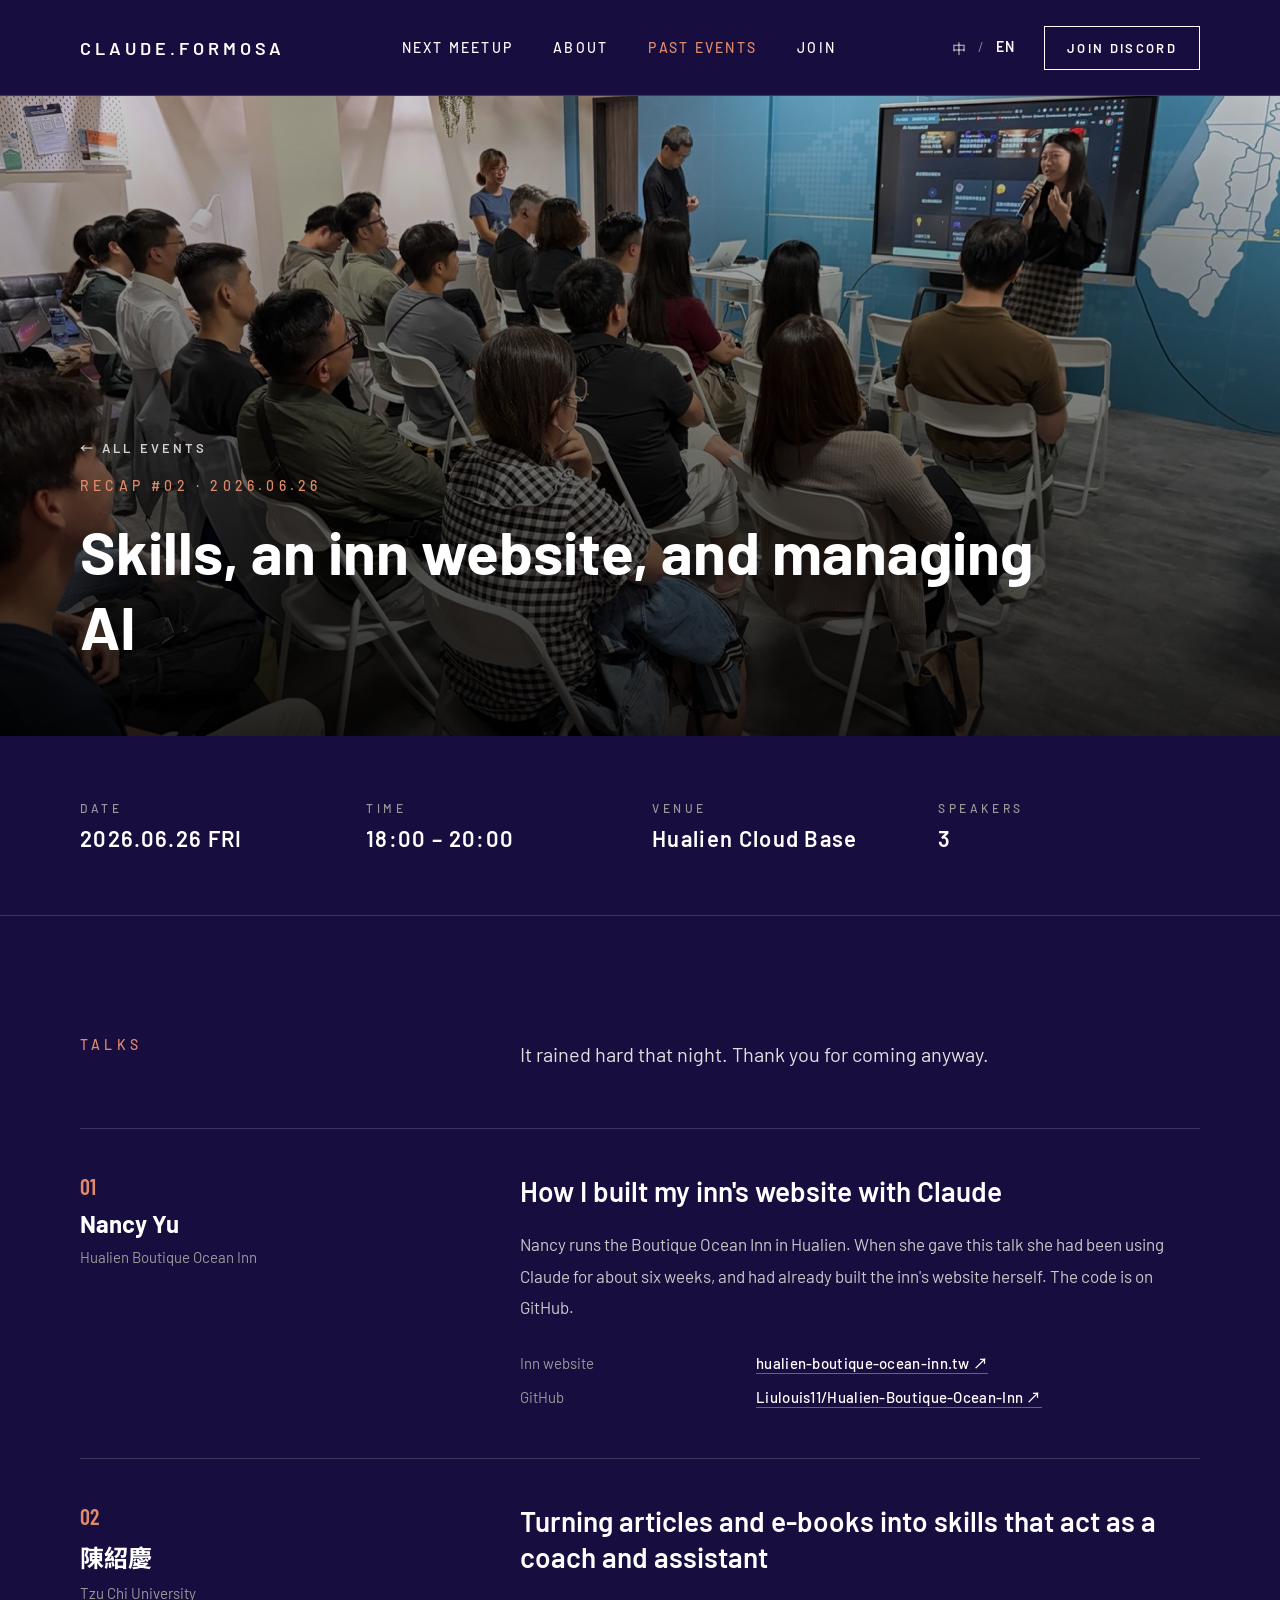
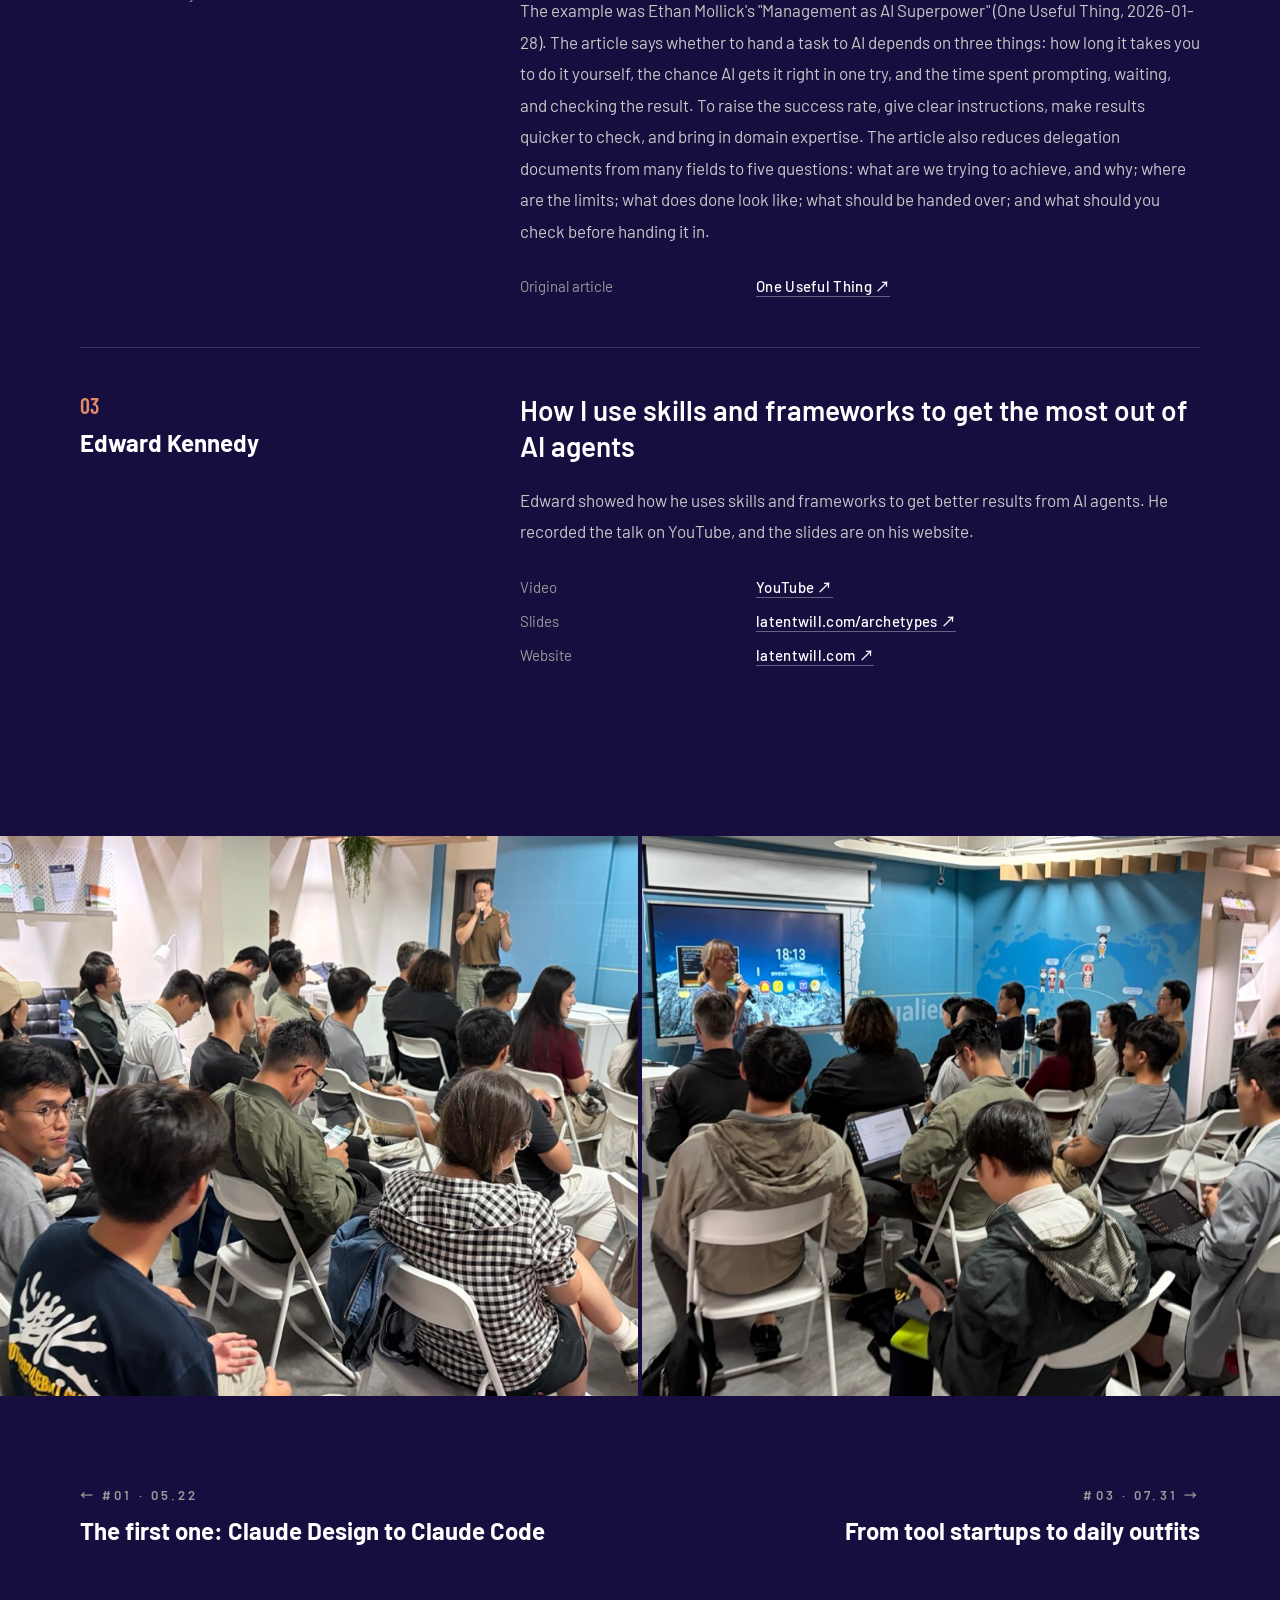
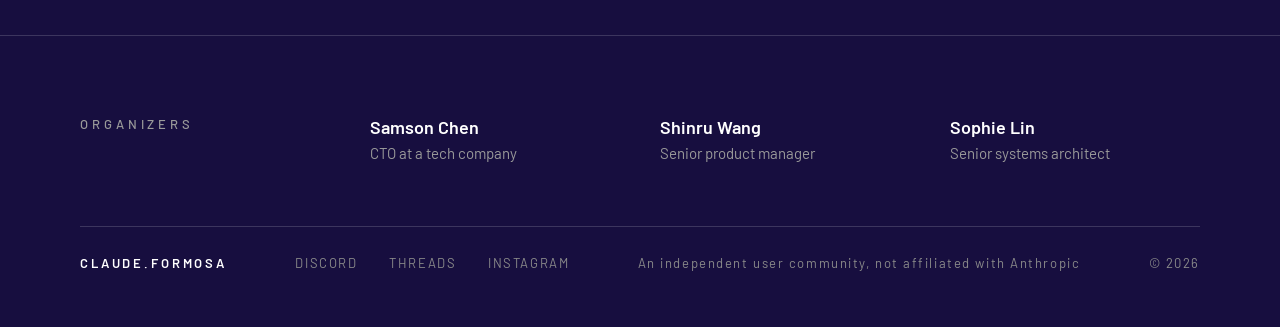
<file: docs/en/events/2026-06-26.html>
<!doctype html>
<html lang="en">
<head>
<meta charset="utf-8">
<meta name="viewport" content="width=device-width, initial-scale=1">
<title>Recap #02: Skills, an inn website, and managing AI | claude.formosa</title>
<meta name="description" content="It rained hard that night. Thank you for coming anyway.">
<meta property="og:title" content="Recap #02: Skills, an inn website, and managing AI | claude.formosa">
<meta property="og:description" content="It rained hard that night. Thank you for coming anyway.">
<meta property="og:type" content="website">
<meta name="theme-color" content="#170e3f">
<link rel="alternate" hreflang="zh-Hant-TW" href="../../events/2026-06-26.html">
<link rel="preconnect" href="https://fonts.googleapis.com">
<link rel="preconnect" href="https://fonts.gstatic.com" crossorigin>
<link href="https://fonts.googleapis.com/css2?family=Barlow:wght@400;500;600&family=Barlow+Condensed:wght@500;600&family=Noto+Sans+TC:wght@400;500;700&display=swap" rel="stylesheet">
<link rel="stylesheet" href="../../assets/css/site.css">
<script src="../../assets/js/site.js" defer></script>
</head>
<body>
<a class="skip" href="#main">Skip to content</a>
<header class="nav wrap">
<a class="nav__logo" href="../../en/index.html">CLAUDE.FORMOSA</a>
<nav class="nav__links" aria-label="Main">
<a href="../../en/index.html#next">NEXT MEETUP</a>
<a href="../../en/index.html#about">ABOUT</a>
<a href="../../en/index.html#events" aria-current="page">PAST EVENTS</a>
<a href="../../en/index.html#join">JOIN</a>
</nav>
<div class="nav__right">
<div class="lang"><a href="../../events/2026-06-26.html" hreflang="zh-Hant-TW" lang="zh-Hant-TW">中</a><span class="lang__sep">/</span><span aria-current="true">EN</span></div>
<a class="btn btn--sm" href="https://discord.gg/fWcPCyMBta">JOIN DISCORD</a>
<button class="nav__menu" type="button" aria-label="Open menu" aria-expanded="false" aria-controls="nav-panel"><svg width="22" height="22" viewBox="0 0 24 24" fill="none" stroke="currentColor" stroke-width="1.5" aria-hidden="true"><path d="M3 7h18M3 12h18M3 17h18"/></svg></button>
</div>
<nav class="nav__panel" id="nav-panel" aria-label="Mobile">
<a href="../../en/index.html#next">NEXT MEETUP</a>
<a href="../../en/index.html#about">ABOUT</a>
<a href="../../en/index.html#events" aria-current="page">PAST EVENTS</a>
<a href="../../en/index.html#join">JOIN</a>
<a class="btn" href="https://discord.gg/fWcPCyMBta">JOIN DISCORD</a>
</nav>
</header>
<main id="main">
<section class="cover">
<img class="cover__img" src="../../assets/img/p0626a.jpg" alt="The June meetup" style="object-position: 50% 45%" fetchpriority="high">
<div class="cover__shade"></div>
<div class="cover__body">
<a class="cover__back" href="../../en/index.html#events">← ALL EVENTS</a>
<div class="eyebrow">RECAP #02 · 2026.06.26</div>
<h1 class="en">Skills, an inn website, and managing AI</h1>
</div>
</section>

<dl class="facts wrap">
<div><dt>DATE</dt><dd>2026.06.26 FRI</dd></div>
<div><dt>TIME</dt><dd>18:00 – 20:00</dd></div>
<div><dt>VENUE</dt><dd>Hualien Cloud Base</dd></div>
<div><dt>SPEAKERS</dt><dd>3</dd></div>
</dl>

<section class="talks wrap">
<div class="talks__intro">
<div class="eyebrow">TALKS</div>
<p>It rained hard that night. Thank you for coming anyway.</p>
</div>
<article class="talk">
<div class="talk__who">
<span class="talk__no">01</span>
<span class="talk__name">Nancy Yu</span>
<span class="talk__aff">Hualien Boutique Ocean Inn</span>
</div>
<div class="talk__body">
<h3 class="en">How I built my inn's website with Claude</h3>
<p class="body-text">Nancy runs the Boutique Ocean Inn in Hualien. When she gave this talk she had been using Claude for about six weeks, and had already built the inn's website herself. The code is on GitHub.</p>

<ul class="links">
<li><a href="https://www.hualien-boutique-ocean-inn.tw/"><span>Inn website</span><span>hualien-boutique-ocean-inn.tw ↗</span></a></li>
<li><a href="https://github.com/Liulouis11/Hualien-Boutique-Ocean-Inn"><span>GitHub</span><span>Liulouis11/Hualien-Boutique-Ocean-Inn ↗</span></a></li>
</ul>
</div>
</article>
<article class="talk">
<div class="talk__who">
<span class="talk__no">02</span>
<span class="talk__name">陳紹慶</span>
<span class="talk__aff">Tzu Chi University</span>
</div>
<div class="talk__body">
<h3 class="en">Turning articles and e-books into skills that act as a coach and assistant</h3>
<p class="body-text">The example was Ethan Mollick's &quot;Management as AI Superpower&quot; (One Useful Thing, 2026-01-28). The article says whether to hand a task to AI depends on three things: how long it takes you to do it yourself, the chance AI gets it right in one try, and the time spent prompting, waiting, and checking the result. To raise the success rate, give clear instructions, make results quicker to check, and bring in domain expertise. The article also reduces delegation documents from many fields to five questions: what are we trying to achieve, and why; where are the limits; what does done look like; what should be handed over; and what should you check before handing it in.</p>

<ul class="links">
<li><a href="https://open.substack.com/pub/oneusefulthing/p/management-as-ai-superpower"><span>Original article</span><span>One Useful Thing ↗</span></a></li>
</ul>
</div>
</article>
<article class="talk">
<div class="talk__who">
<span class="talk__no">03</span>
<span class="talk__name">Edward Kennedy</span>

</div>
<div class="talk__body">
<h3 class="en">How I use skills and frameworks to get the most out of AI agents</h3>
<p class="body-text">Edward showed how he uses skills and frameworks to get better results from AI agents. He recorded the talk on YouTube, and the slides are on his website.</p>

<ul class="links">
<li><a href="https://www.youtube.com/watch?v=hkACToJ9R28"><span>Video</span><span>YouTube ↗</span></a></li>
<li><a href="https://latentwill.com/archetypes/"><span>Slides</span><span>latentwill.com/archetypes ↗</span></a></li>
<li><a href="https://latentwill.com/"><span>Website</span><span>latentwill.com ↗</span></a></li>
</ul>
</div>
</article>
</section>

<div class="gallery">
<img src="../../assets/img/p0626b.jpg" alt="The June meetup" loading="lazy">
<img src="../../assets/img/p0626c.jpg" alt="A talk at the June meetup" loading="lazy">
</div>


<nav class="pager wrap" aria-label="Other events">
<a href="../../en/events/2026-05-22.html"><small>← #01 · 05.22</small><strong>The first one: Claude Design to Claude Code</strong></a>
<a class="next-link" href="../../en/events/2026-07-31.html"><small>#03 · 07.31 →</small><strong>From tool startups to daily outfits</strong></a>
</nav>
</main>
<footer class="footer wrap">
<div class="organizers">
<div class="label">ORGANIZERS</div>
<div><b>Samson Chen</b><span>CTO at a tech company</span></div>
<div><b>Shinru Wang</b><span>Senior product manager</span></div>
<div><b>Sophie Lin</b><span>Senior systems architect</span></div>
</div>
<div class="footer__bar">
<span class="brand">CLAUDE.FORMOSA</span>
<div class="footer__social"><a href="https://discord.gg/fWcPCyMBta">DISCORD</a><a href="https://www.threads.com/@claude.formosa">THREADS</a><a href="https://www.instagram.com/claude.formosa/">INSTAGRAM</a></div>
<span>An independent user community, not affiliated with Anthropic</span>
<span>© 2026</span>
</div>
</footer>
</body>
</html>
</file>
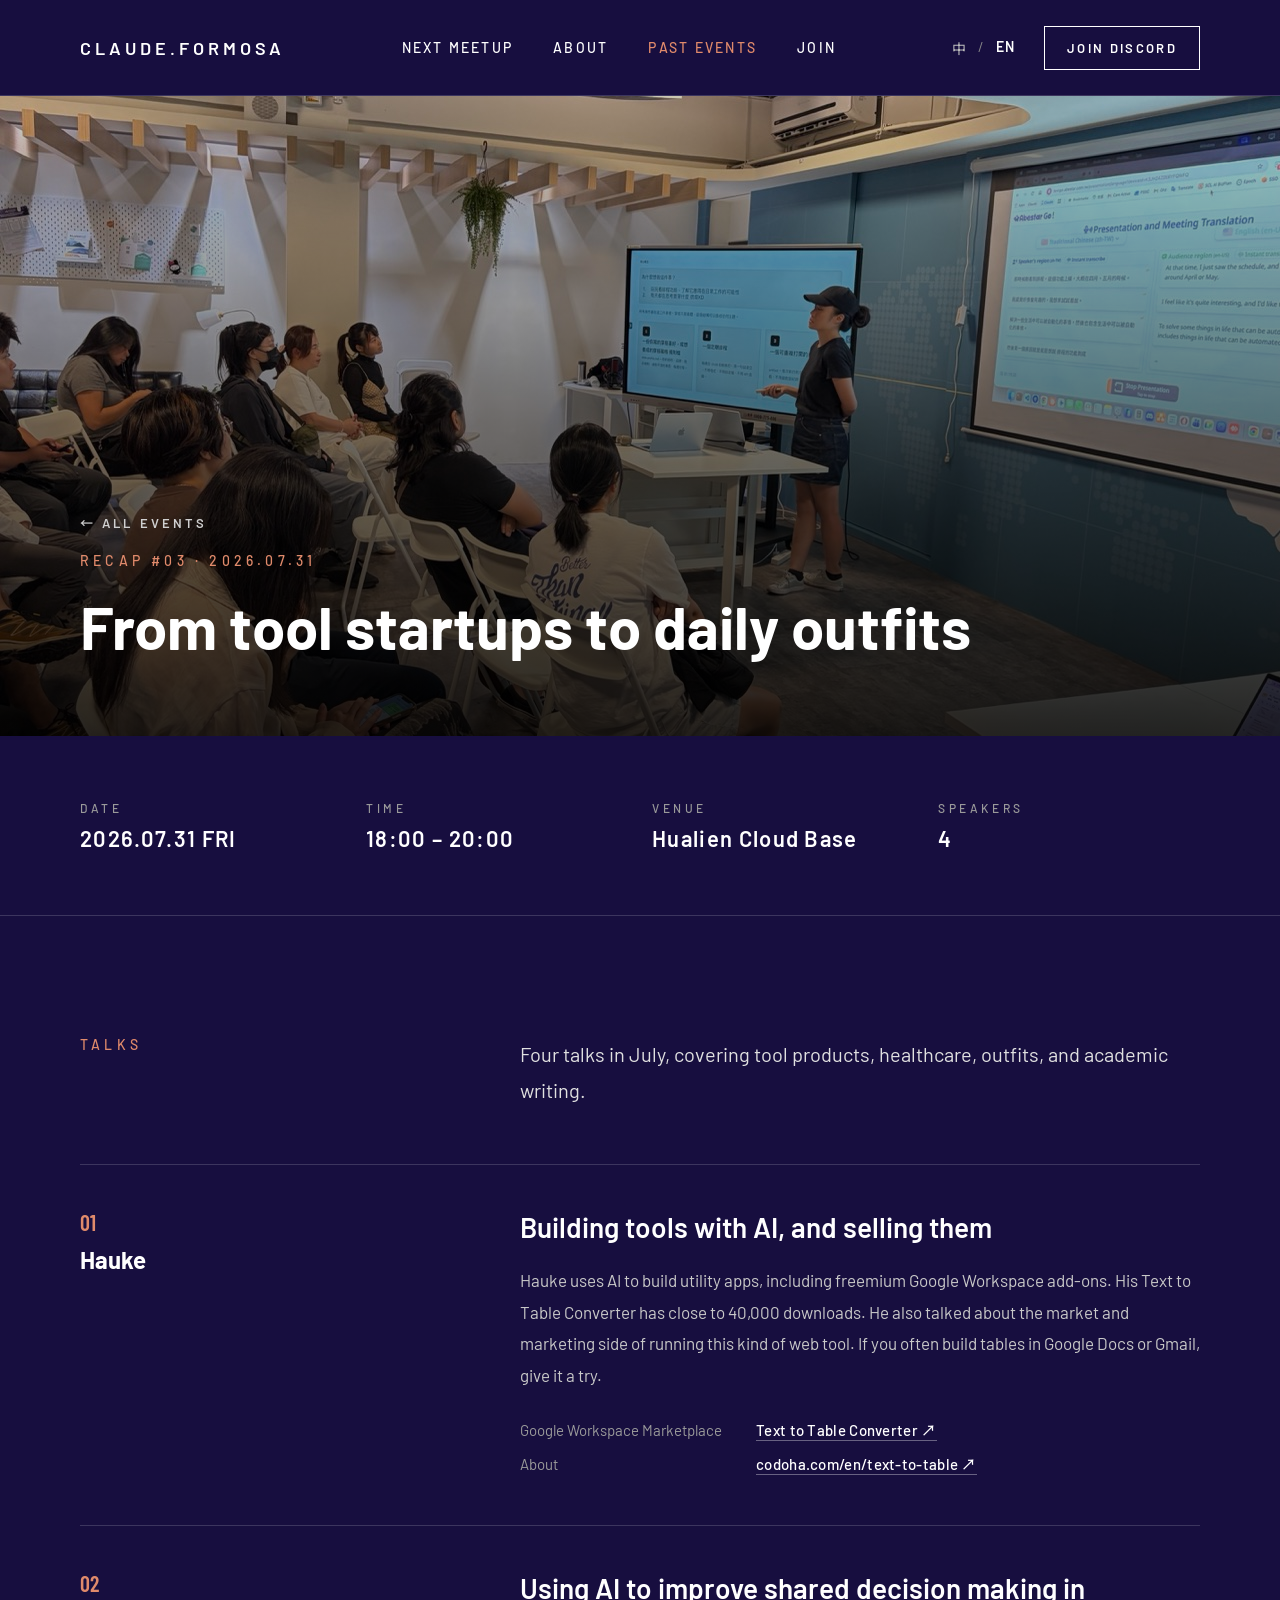
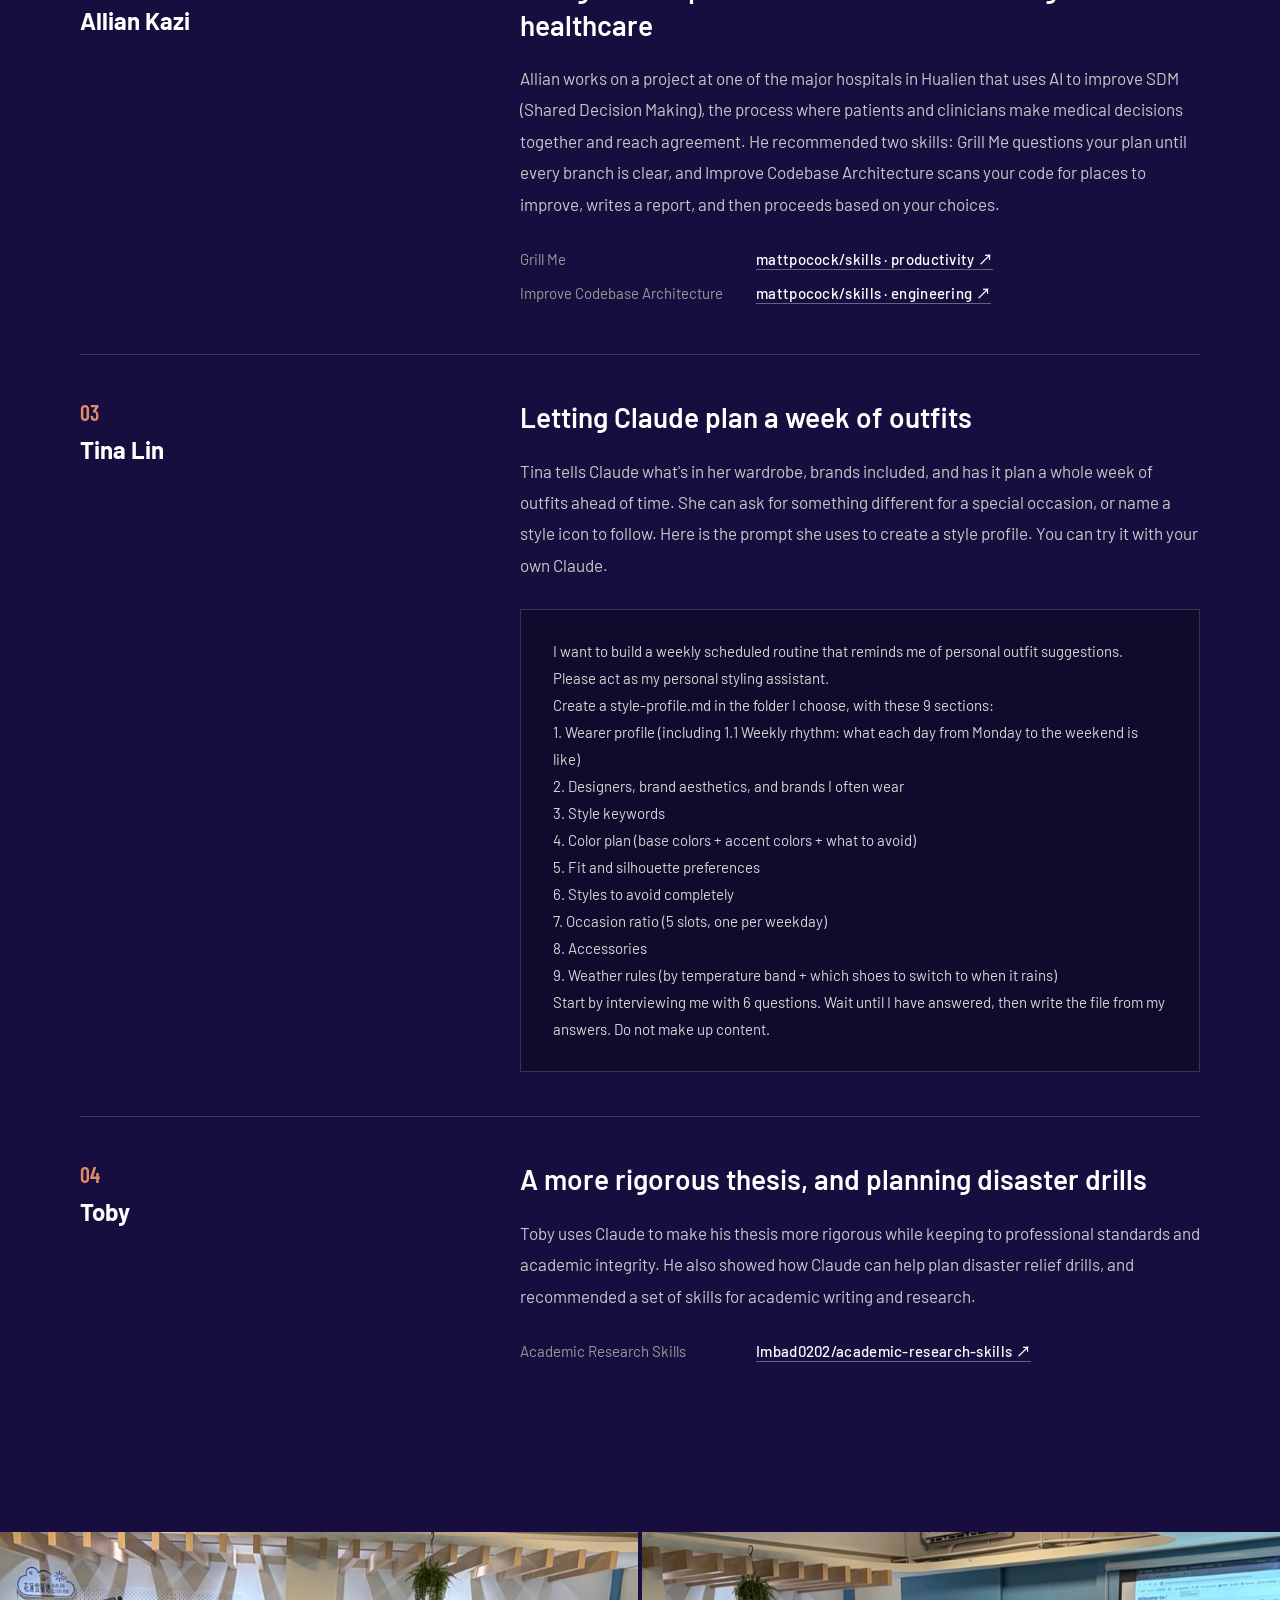
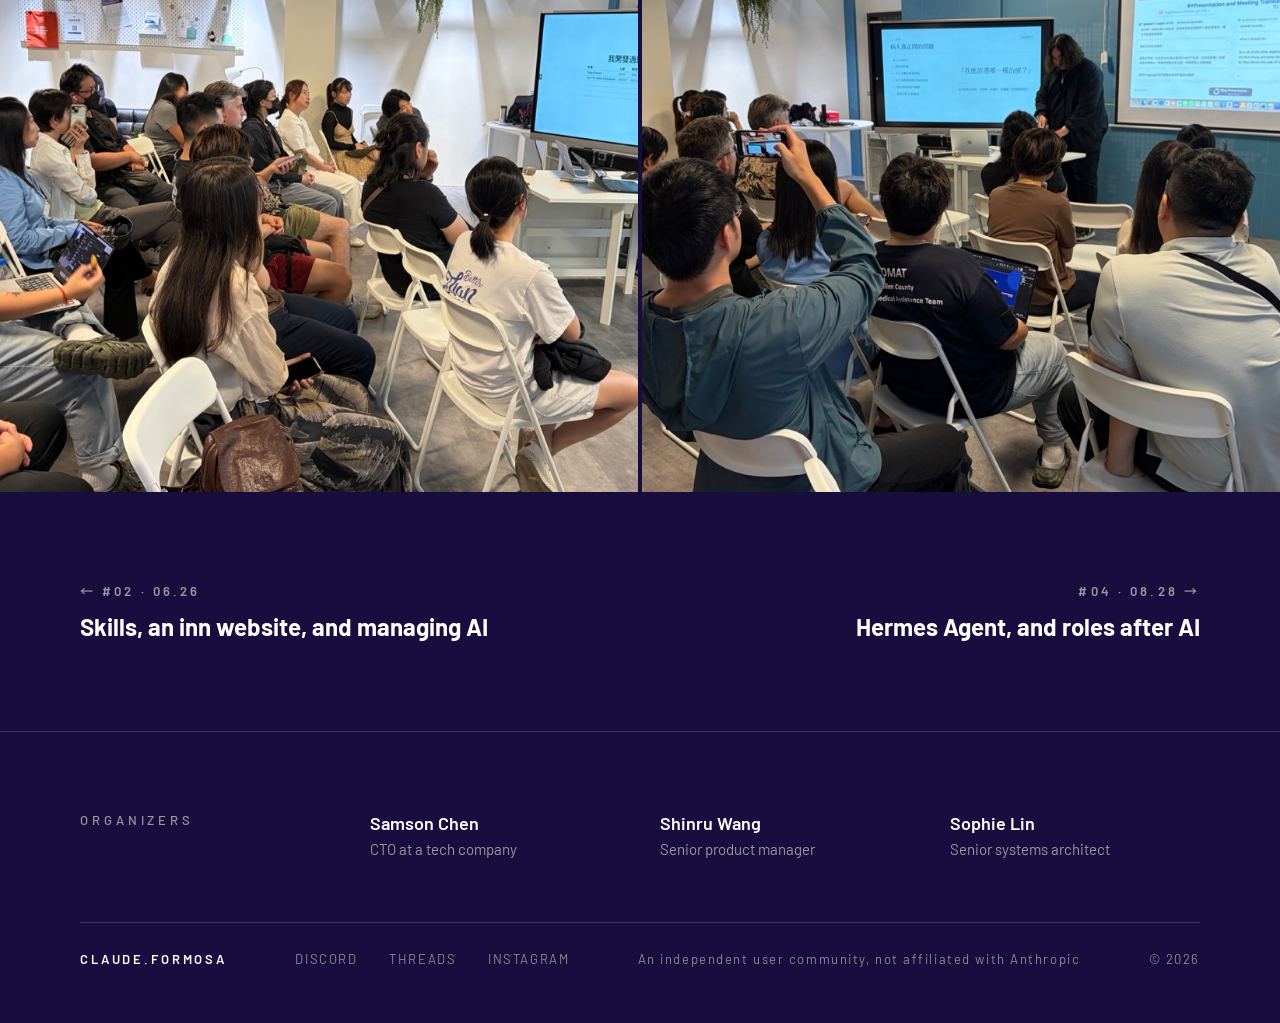
<file: docs/en/events/2026-07-31.html>
<!doctype html>
<html lang="en">
<head>
<meta charset="utf-8">
<meta name="viewport" content="width=device-width, initial-scale=1">
<title>Recap #03: From tool startups to daily outfits | claude.formosa</title>
<meta name="description" content="Four talks in July, covering tool products, healthcare, outfits, and academic writing.">
<meta property="og:title" content="Recap #03: From tool startups to daily outfits | claude.formosa">
<meta property="og:description" content="Four talks in July, covering tool products, healthcare, outfits, and academic writing.">
<meta property="og:type" content="website">
<meta name="theme-color" content="#170e3f">
<link rel="alternate" hreflang="zh-Hant-TW" href="../../events/2026-07-31.html">
<link rel="preconnect" href="https://fonts.googleapis.com">
<link rel="preconnect" href="https://fonts.gstatic.com" crossorigin>
<link href="https://fonts.googleapis.com/css2?family=Barlow:wght@400;500;600&family=Barlow+Condensed:wght@500;600&family=Noto+Sans+TC:wght@400;500;700&display=swap" rel="stylesheet">
<link rel="stylesheet" href="../../assets/css/site.css">
<script src="../../assets/js/site.js" defer></script>
</head>
<body>
<a class="skip" href="#main">Skip to content</a>
<header class="nav wrap">
<a class="nav__logo" href="../../en/index.html">CLAUDE.FORMOSA</a>
<nav class="nav__links" aria-label="Main">
<a href="../../en/index.html#next">NEXT MEETUP</a>
<a href="../../en/index.html#about">ABOUT</a>
<a href="../../en/index.html#events" aria-current="page">PAST EVENTS</a>
<a href="../../en/index.html#join">JOIN</a>
</nav>
<div class="nav__right">
<div class="lang"><a href="../../events/2026-07-31.html" hreflang="zh-Hant-TW" lang="zh-Hant-TW">中</a><span class="lang__sep">/</span><span aria-current="true">EN</span></div>
<a class="btn btn--sm" href="https://discord.gg/fWcPCyMBta">JOIN DISCORD</a>
<button class="nav__menu" type="button" aria-label="Open menu" aria-expanded="false" aria-controls="nav-panel"><svg width="22" height="22" viewBox="0 0 24 24" fill="none" stroke="currentColor" stroke-width="1.5" aria-hidden="true"><path d="M3 7h18M3 12h18M3 17h18"/></svg></button>
</div>
<nav class="nav__panel" id="nav-panel" aria-label="Mobile">
<a href="../../en/index.html#next">NEXT MEETUP</a>
<a href="../../en/index.html#about">ABOUT</a>
<a href="../../en/index.html#events" aria-current="page">PAST EVENTS</a>
<a href="../../en/index.html#join">JOIN</a>
<a class="btn" href="https://discord.gg/fWcPCyMBta">JOIN DISCORD</a>
</nav>
</header>
<main id="main">
<section class="cover">
<img class="cover__img" src="../../assets/img/p0731b.jpg" alt="The July meetup" style="object-position: 50% 50%" fetchpriority="high">
<div class="cover__shade"></div>
<div class="cover__body">
<a class="cover__back" href="../../en/index.html#events">← ALL EVENTS</a>
<div class="eyebrow">RECAP #03 · 2026.07.31</div>
<h1 class="en">From tool startups to daily outfits</h1>
</div>
</section>

<dl class="facts wrap">
<div><dt>DATE</dt><dd>2026.07.31 FRI</dd></div>
<div><dt>TIME</dt><dd>18:00 – 20:00</dd></div>
<div><dt>VENUE</dt><dd>Hualien Cloud Base</dd></div>
<div><dt>SPEAKERS</dt><dd>4</dd></div>
</dl>

<section class="talks wrap">
<div class="talks__intro">
<div class="eyebrow">TALKS</div>
<p>Four talks in July, covering tool products, healthcare, outfits, and academic writing.</p>
</div>
<article class="talk">
<div class="talk__who">
<span class="talk__no">01</span>
<span class="talk__name">Hauke</span>

</div>
<div class="talk__body">
<h3 class="en">Building tools with AI, and selling them</h3>
<p class="body-text">Hauke uses AI to build utility apps, including freemium Google Workspace add-ons. His Text to Table Converter has close to 40,000 downloads. He also talked about the market and marketing side of running this kind of web tool. If you often build tables in Google Docs or Gmail, give it a try.</p>

<ul class="links">
<li><a href="https://workspace.google.com/marketplace/app/text_to_table_converter/388744518554"><span>Google Workspace Marketplace</span><span>Text to Table Converter ↗</span></a></li>
<li><a href="https://codoha.com/en/text-to-table/"><span>About</span><span>codoha.com/en/text-to-table ↗</span></a></li>
</ul>
</div>
</article>
<article class="talk">
<div class="talk__who">
<span class="talk__no">02</span>
<span class="talk__name">Allian Kazi</span>

</div>
<div class="talk__body">
<h3 class="en">Using AI to improve shared decision making in healthcare</h3>
<p class="body-text">Allian works on a project at one of the major hospitals in Hualien that uses AI to improve SDM (Shared Decision Making), the process where patients and clinicians make medical decisions together and reach agreement. He recommended two skills: Grill Me questions your plan until every branch is clear, and Improve Codebase Architecture scans your code for places to improve, writes a report, and then proceeds based on your choices.</p>

<ul class="links">
<li><a href="https://github.com/mattpocock/skills/tree/main/skills/productivity"><span>Grill Me</span><span>mattpocock/skills · productivity ↗</span></a></li>
<li><a href="https://github.com/mattpocock/skills/tree/main/skills/engineering"><span>Improve Codebase Architecture</span><span>mattpocock/skills · engineering ↗</span></a></li>
</ul>
</div>
</article>
<article class="talk">
<div class="talk__who">
<span class="talk__no">03</span>
<span class="talk__name">Tina Lin</span>

</div>
<div class="talk__body">
<h3 class="en">Letting Claude plan a week of outfits</h3>
<p class="body-text">Tina tells Claude what's in her wardrobe, brands included, and has it plan a whole week of outfits ahead of time. She can ask for something different for a special occasion, or name a style icon to follow. Here is the prompt she uses to create a style profile. You can try it with your own Claude.</p>
<div class="prompt">I want to build a weekly scheduled routine that reminds me of personal outfit suggestions. Please act as my personal styling assistant.
Create a style-profile.md in the folder I choose, with these 9 sections:
1. Wearer profile (including 1.1 Weekly rhythm: what each day from Monday to the weekend is like)
2. Designers, brand aesthetics, and brands I often wear
3. Style keywords
4. Color plan (base colors + accent colors + what to avoid)
5. Fit and silhouette preferences
6. Styles to avoid completely
7. Occasion ratio (5 slots, one per weekday)
8. Accessories
9. Weather rules (by temperature band + which shoes to switch to when it rains)
Start by interviewing me with 6 questions. Wait until I have answered, then write the file from my answers. Do not make up content.</div>

</div>
</article>
<article class="talk">
<div class="talk__who">
<span class="talk__no">04</span>
<span class="talk__name">Toby</span>

</div>
<div class="talk__body">
<h3 class="en">A more rigorous thesis, and planning disaster drills</h3>
<p class="body-text">Toby uses Claude to make his thesis more rigorous while keeping to professional standards and academic integrity. He also showed how Claude can help plan disaster relief drills, and recommended a set of skills for academic writing and research.</p>

<ul class="links">
<li><a href="https://github.com/Imbad0202/academic-research-skills"><span>Academic Research Skills</span><span>Imbad0202/academic-research-skills ↗</span></a></li>
</ul>
</div>
</article>
</section>

<div class="gallery">
<img src="../../assets/img/p0731a.jpg" alt="Hauke presenting software he built" loading="lazy">
<img src="../../assets/img/p0731c.jpg" alt="The July meetup" loading="lazy">
</div>


<nav class="pager wrap" aria-label="Other events">
<a href="../../en/events/2026-06-26.html"><small>← #02 · 06.26</small><strong>Skills, an inn website, and managing AI</strong></a>
<a class="next-link" href="../../en/events/2026-08-28.html"><small>#04 · 08.28 →</small><strong>Hermes Agent, and roles after AI</strong></a>
</nav>
</main>
<footer class="footer wrap">
<div class="organizers">
<div class="label">ORGANIZERS</div>
<div><b>Samson Chen</b><span>CTO at a tech company</span></div>
<div><b>Shinru Wang</b><span>Senior product manager</span></div>
<div><b>Sophie Lin</b><span>Senior systems architect</span></div>
</div>
<div class="footer__bar">
<span class="brand">CLAUDE.FORMOSA</span>
<div class="footer__social"><a href="https://discord.gg/fWcPCyMBta">DISCORD</a><a href="https://www.threads.com/@claude.formosa">THREADS</a><a href="https://www.instagram.com/claude.formosa/">INSTAGRAM</a></div>
<span>An independent user community, not affiliated with Anthropic</span>
<span>© 2026</span>
</div>
</footer>
</body>
</html>
</file>
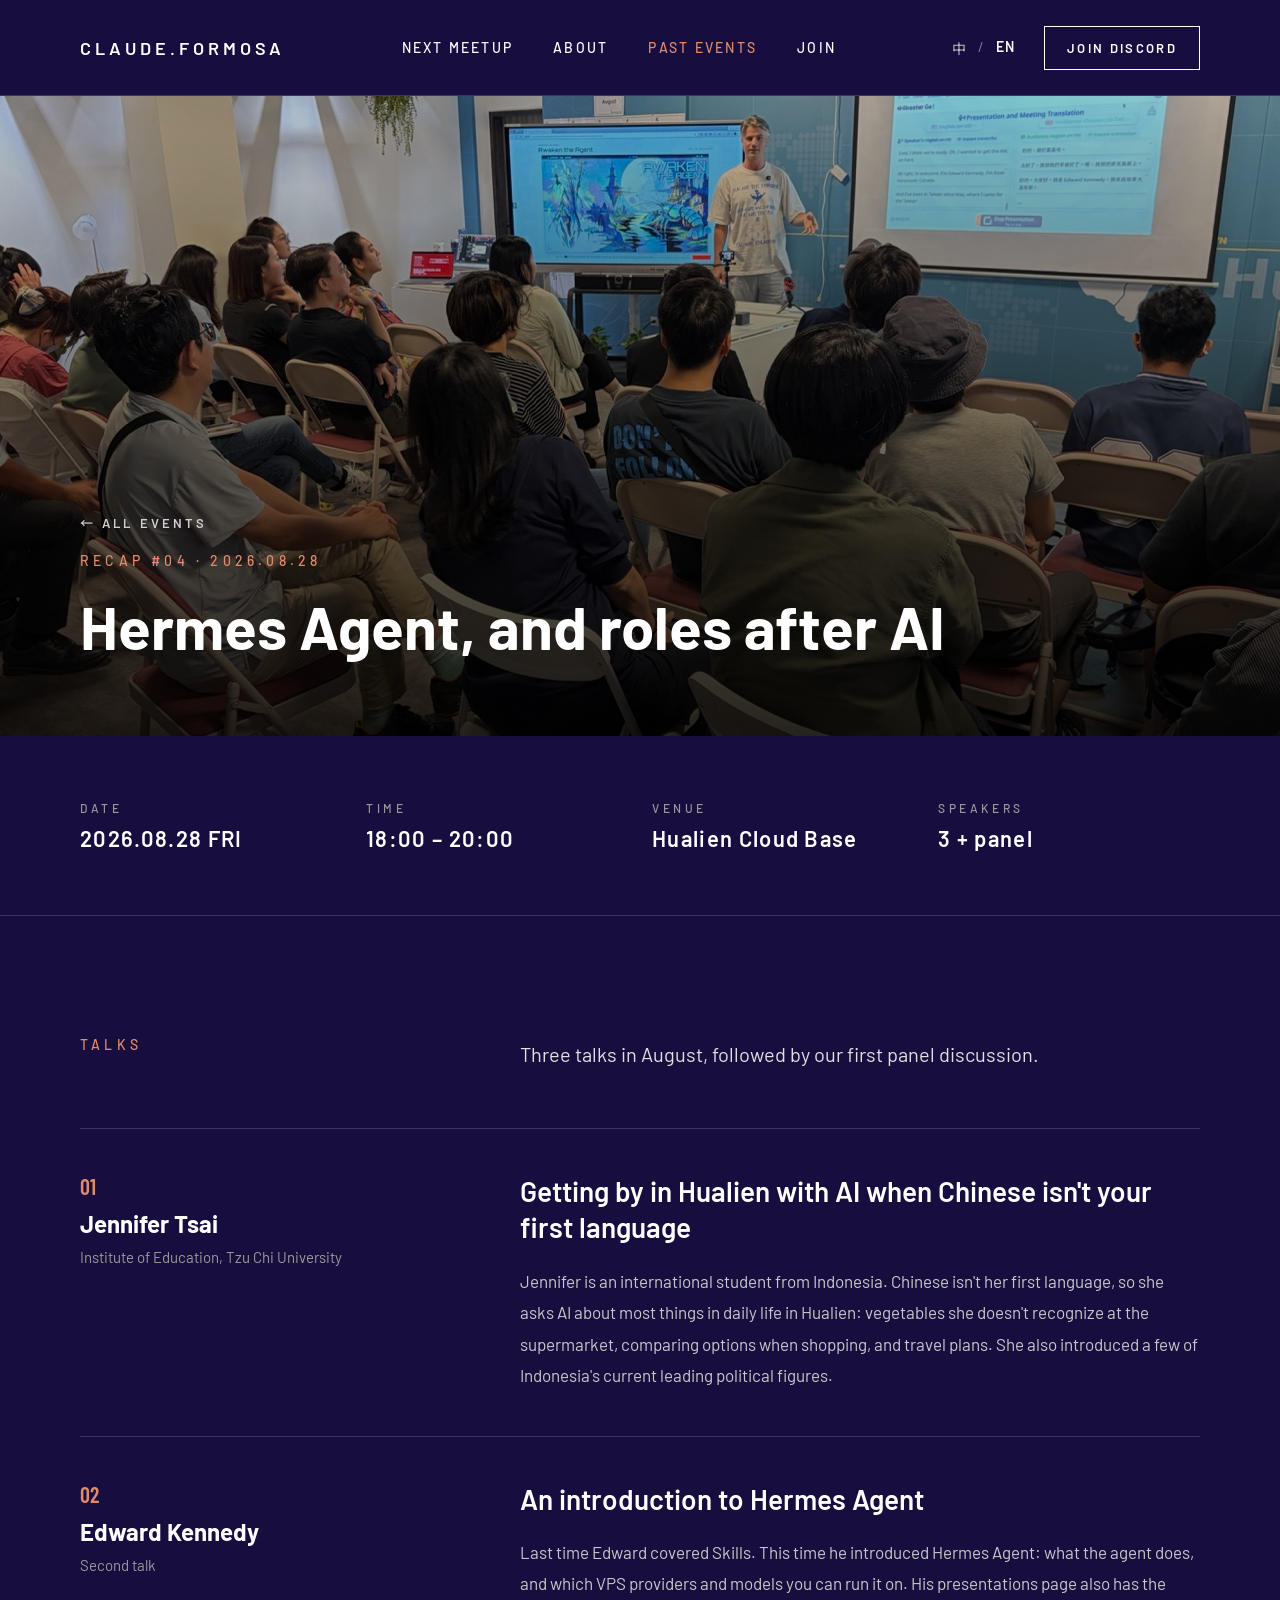
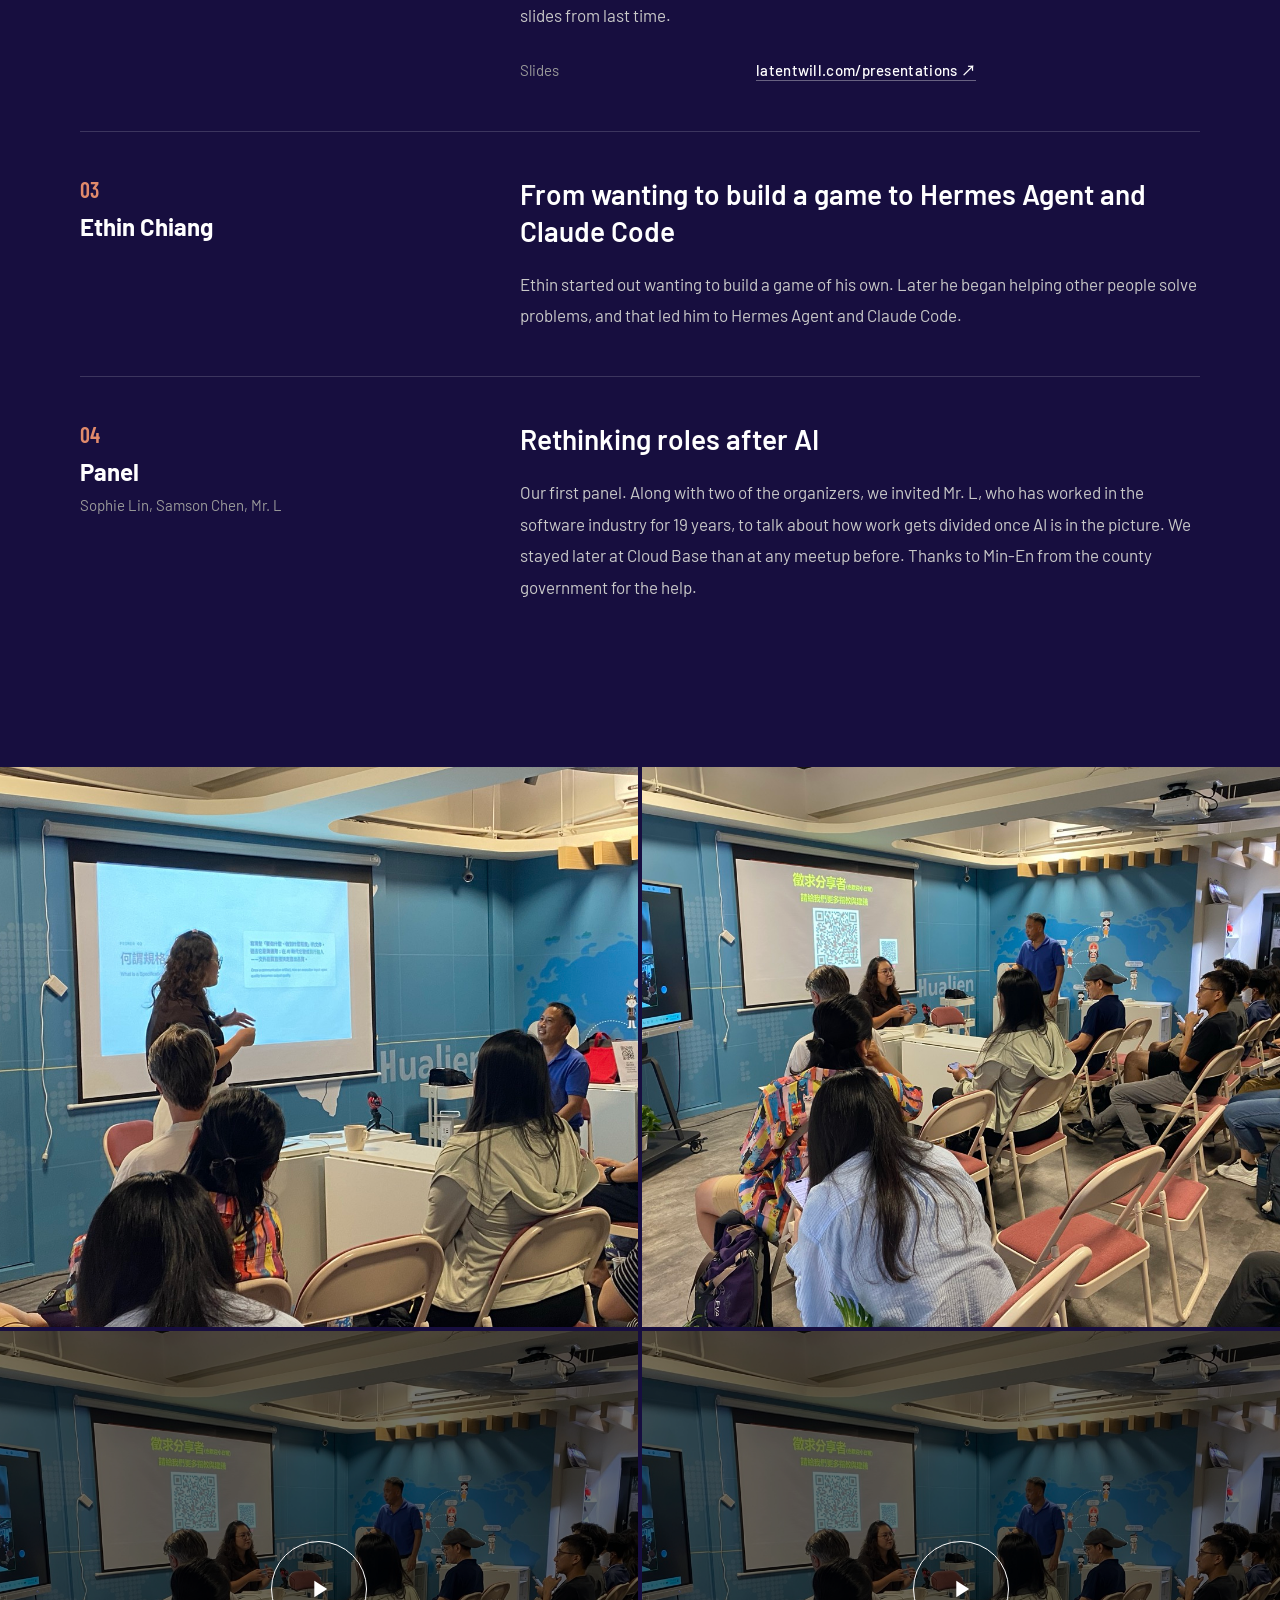
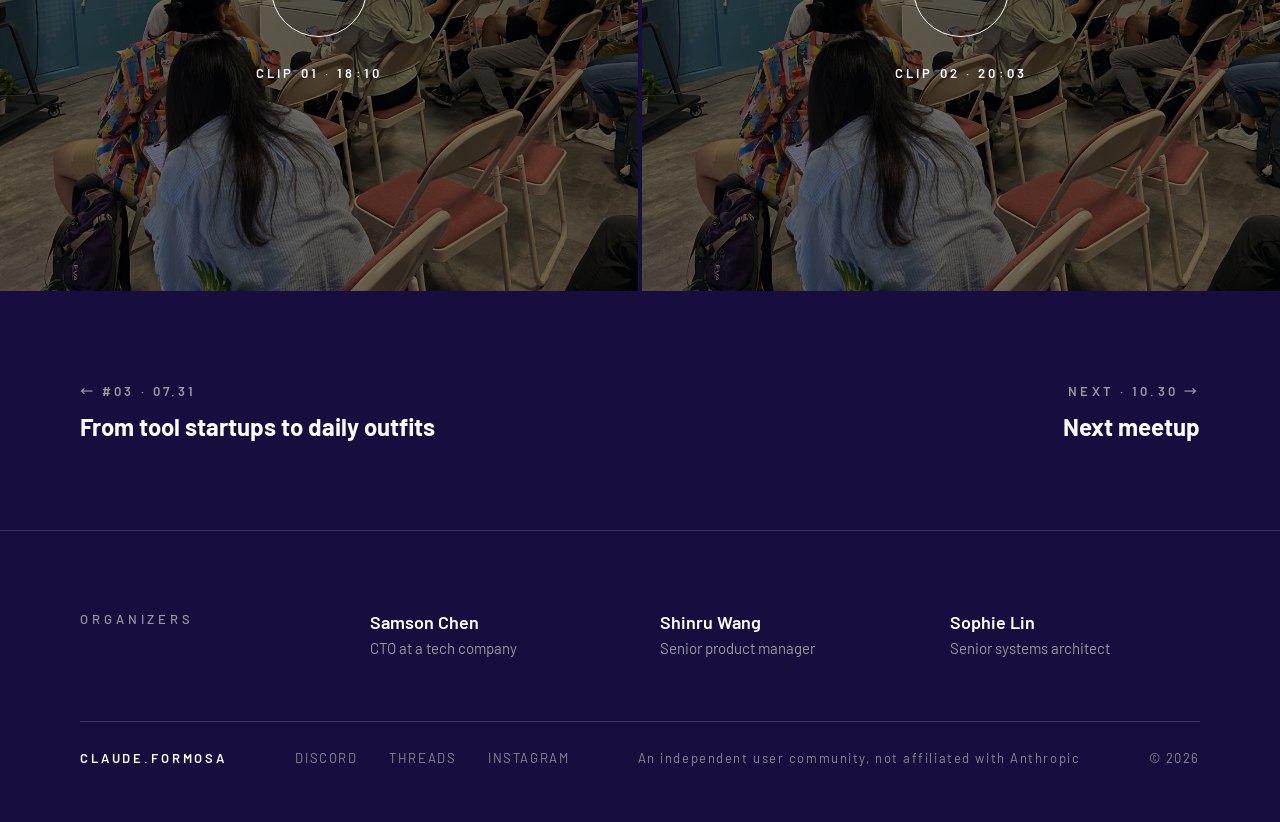
<file: docs/en/events/2026-08-28.html>
<!doctype html>
<html lang="en">
<head>
<meta charset="utf-8">
<meta name="viewport" content="width=device-width, initial-scale=1">
<title>Recap #04: Hermes Agent, and roles after AI | claude.formosa</title>
<meta name="description" content="Three talks in August, followed by our first panel discussion.">
<meta property="og:title" content="Recap #04: Hermes Agent, and roles after AI | claude.formosa">
<meta property="og:description" content="Three talks in August, followed by our first panel discussion.">
<meta property="og:type" content="website">
<meta name="theme-color" content="#170e3f">
<link rel="alternate" hreflang="zh-Hant-TW" href="../../events/2026-08-28.html">
<link rel="preconnect" href="https://fonts.googleapis.com">
<link rel="preconnect" href="https://fonts.gstatic.com" crossorigin>
<link href="https://fonts.googleapis.com/css2?family=Barlow:wght@400;500;600&family=Barlow+Condensed:wght@500;600&family=Noto+Sans+TC:wght@400;500;700&display=swap" rel="stylesheet">
<link rel="stylesheet" href="../../assets/css/site.css">
<script src="../../assets/js/site.js" defer></script>
</head>
<body>
<a class="skip" href="#main">Skip to content</a>
<header class="nav wrap">
<a class="nav__logo" href="../../en/index.html">CLAUDE.FORMOSA</a>
<nav class="nav__links" aria-label="Main">
<a href="../../en/index.html#next">NEXT MEETUP</a>
<a href="../../en/index.html#about">ABOUT</a>
<a href="../../en/index.html#events" aria-current="page">PAST EVENTS</a>
<a href="../../en/index.html#join">JOIN</a>
</nav>
<div class="nav__right">
<div class="lang"><a href="../../events/2026-08-28.html" hreflang="zh-Hant-TW" lang="zh-Hant-TW">中</a><span class="lang__sep">/</span><span aria-current="true">EN</span></div>
<a class="btn btn--sm" href="https://discord.gg/fWcPCyMBta">JOIN DISCORD</a>
<button class="nav__menu" type="button" aria-label="Open menu" aria-expanded="false" aria-controls="nav-panel"><svg width="22" height="22" viewBox="0 0 24 24" fill="none" stroke="currentColor" stroke-width="1.5" aria-hidden="true"><path d="M3 7h18M3 12h18M3 17h18"/></svg></button>
</div>
<nav class="nav__panel" id="nav-panel" aria-label="Mobile">
<a href="../../en/index.html#next">NEXT MEETUP</a>
<a href="../../en/index.html#about">ABOUT</a>
<a href="../../en/index.html#events" aria-current="page">PAST EVENTS</a>
<a href="../../en/index.html#join">JOIN</a>
<a class="btn" href="https://discord.gg/fWcPCyMBta">JOIN DISCORD</a>
</nav>
</header>
<main id="main">
<section class="cover">
<img class="cover__img" src="../../assets/img/p0828a.jpg" alt="Edward Kennedy presenting Hermes Agent" style="object-position: 50% 40%" fetchpriority="high">
<div class="cover__shade"></div>
<div class="cover__body">
<a class="cover__back" href="../../en/index.html#events">← ALL EVENTS</a>
<div class="eyebrow">RECAP #04 · 2026.08.28</div>
<h1 class="en">Hermes Agent, and roles after AI</h1>
</div>
</section>

<dl class="facts wrap">
<div><dt>DATE</dt><dd>2026.08.28 FRI</dd></div>
<div><dt>TIME</dt><dd>18:00 – 20:00</dd></div>
<div><dt>VENUE</dt><dd>Hualien Cloud Base</dd></div>
<div><dt>SPEAKERS</dt><dd>3 + panel</dd></div>
</dl>

<section class="talks wrap">
<div class="talks__intro">
<div class="eyebrow">TALKS</div>
<p>Three talks in August, followed by our first panel discussion.</p>
</div>
<article class="talk">
<div class="talk__who">
<span class="talk__no">01</span>
<span class="talk__name">Jennifer Tsai</span>
<span class="talk__aff">Institute of Education, Tzu Chi University</span>
</div>
<div class="talk__body">
<h3 class="en">Getting by in Hualien with AI when Chinese isn't your first language</h3>
<p class="body-text">Jennifer is an international student from Indonesia. Chinese isn't her first language, so she asks AI about most things in daily life in Hualien: vegetables she doesn't recognize at the supermarket, comparing options when shopping, and travel plans. She also introduced a few of Indonesia's current leading political figures.</p>


</div>
</article>
<article class="talk">
<div class="talk__who">
<span class="talk__no">02</span>
<span class="talk__name">Edward Kennedy</span>
<span class="talk__aff">Second talk</span>
</div>
<div class="talk__body">
<h3 class="en">An introduction to Hermes Agent</h3>
<p class="body-text">Last time Edward covered Skills. This time he introduced Hermes Agent: what the agent does, and which VPS providers and models you can run it on. His presentations page also has the slides from last time.</p>

<ul class="links">
<li><a href="https://latentwill.com/presentations/"><span>Slides</span><span>latentwill.com/presentations ↗</span></a></li>
</ul>
</div>
</article>
<article class="talk">
<div class="talk__who">
<span class="talk__no">03</span>
<span class="talk__name">Ethin Chiang</span>

</div>
<div class="talk__body">
<h3 class="en">From wanting to build a game to Hermes Agent and Claude Code</h3>
<p class="body-text">Ethin started out wanting to build a game of his own. Later he began helping other people solve problems, and that led him to Hermes Agent and Claude Code.</p>


</div>
</article>
<article class="talk">
<div class="talk__who">
<span class="talk__no">04</span>
<span class="talk__name">Panel</span>
<span class="talk__aff">Sophie Lin, Samson Chen, Mr. L</span>
</div>
<div class="talk__body">
<h3 class="en">Rethinking roles after AI</h3>
<p class="body-text">Our first panel. Along with two of the organizers, we invited Mr. L, who has worked in the software industry for 19 years, to talk about how work gets divided once AI is in the picture. We stayed later at Cloud Base than at any meetup before. Thanks to Min-En from the county government for the help.</p>


</div>
</article>
</section>

<div class="gallery">
<img src="../../assets/img/p0828b.jpg" alt="A talk at the August meetup" loading="lazy">
<img src="../../assets/img/p0828c.jpg" alt="Calling for speakers after the talks" loading="lazy">
</div>
<div class="clips">
<section class="film" data-src="../../assets/video/2026-08-28-clip1.mp4" aria-label="CLIP 01 · 18:10">
<img class="cover__img" src="../../assets/img/p0828c.jpg" alt="" loading="lazy">
<div class="film__shade"></div>
<div class="film__body">
<button class="play play--sm" type="button" aria-label="Play clip CLIP 01 · 18:10"><svg width="28" height="28" viewBox="0 0 24 24" fill="currentColor" aria-hidden="true"><path d="M8 5v14l11-7z"/></svg></button>
<div class="film__title">CLIP 01 · 18:10</div>
</div>
</section>
<section class="film" data-src="../../assets/video/2026-08-28-clip2.mp4" aria-label="CLIP 02 · 20:03">
<img class="cover__img" src="../../assets/img/p0828c.jpg" alt="" loading="lazy">
<div class="film__shade"></div>
<div class="film__body">
<button class="play play--sm" type="button" aria-label="Play clip CLIP 02 · 20:03"><svg width="28" height="28" viewBox="0 0 24 24" fill="currentColor" aria-hidden="true"><path d="M8 5v14l11-7z"/></svg></button>
<div class="film__title">CLIP 02 · 20:03</div>
</div>
</section>
</div>

<nav class="pager wrap" aria-label="Other events">
<a href="../../en/events/2026-07-31.html"><small>← #03 · 07.31</small><strong>From tool startups to daily outfits</strong></a>
<a class="next-link" href="../../en/index.html#next"><small>NEXT · 10.30 →</small><strong>Next meetup</strong></a>
</nav>
</main>
<footer class="footer wrap">
<div class="organizers">
<div class="label">ORGANIZERS</div>
<div><b>Samson Chen</b><span>CTO at a tech company</span></div>
<div><b>Shinru Wang</b><span>Senior product manager</span></div>
<div><b>Sophie Lin</b><span>Senior systems architect</span></div>
</div>
<div class="footer__bar">
<span class="brand">CLAUDE.FORMOSA</span>
<div class="footer__social"><a href="https://discord.gg/fWcPCyMBta">DISCORD</a><a href="https://www.threads.com/@claude.formosa">THREADS</a><a href="https://www.instagram.com/claude.formosa/">INSTAGRAM</a></div>
<span>An independent user community, not affiliated with Anthropic</span>
<span>© 2026</span>
</div>
</footer>
</body>
</html>
</file>
<file: docs/assets/css/site.css>
/* claude.formosa site styles. Tokens follow the design canvas. */
:root {
  --bg: #170e3f;            /* #5532E9 at 27% over black, as set in the design */
  --fg: #ffffff;
  --muted: #9a9a9a;
  --soft: #c8c8c8;
  --line: rgba(255, 255, 255, 0.16);
  --accent: #e08a6b;
  --gutter: 80px;
  --font-latin: 'Barlow', 'Noto Sans TC', sans-serif;
  --font-cjk: 'Noto Sans TC', 'Barlow', sans-serif;
  --font-num: 'Barlow Condensed', 'Barlow', sans-serif;
}

* { box-sizing: border-box; }
html { scroll-behavior: smooth; }
body {
  margin: 0;
  background: var(--bg);
  color: var(--fg);
  font-family: var(--font-latin);
  -webkit-font-smoothing: antialiased;
}
:lang(zh-Hant-TW) body, body:lang(zh-Hant-TW) { font-family: var(--font-latin); }
img, video { display: block; max-width: 100%; }
a { color: inherit; text-decoration: none; }
a:hover { color: var(--accent); }
h1, h2, h3, p { margin: 0; }
.cjk { font-family: var(--font-cjk); }
.wrap { padding-left: var(--gutter); padding-right: var(--gutter); }
.eyebrow { font-size: 14px; font-weight: 500; letter-spacing: 0.3em; color: var(--accent); text-transform: uppercase; }
.label { font-size: 13px; font-weight: 500; letter-spacing: 0.3em; color: var(--muted); text-transform: uppercase; }
.skip { position: absolute; left: -9999px; }
.skip:focus { left: 16px; top: 16px; z-index: 100; background: #fff; color: #000; padding: 8px 12px; }

/* Buttons */
.btn {
  display: inline-flex; align-items: center; justify-content: center; gap: 12px;
  min-height: 56px; padding: 0 32px;
  border: 1.5px solid #fff; color: #fff;
  font-size: 14px; font-weight: 600; letter-spacing: 0.18em; text-transform: uppercase;
  transition: background 0.2s, color 0.2s;
}
.btn:hover { background: #fff; color: #000; }
.btn--ghost { border-color: rgba(255, 255, 255, 0.45); }
.btn--sm { min-height: 44px; padding: 0 22px; font-size: 13px; }

/* Navigation */
.nav {
  position: relative; z-index: 20; height: 96px;
  display: flex; align-items: center; justify-content: space-between;
  border-bottom: 1px solid var(--line);
}
.nav--overlay { position: absolute; top: 0; left: 0; right: 0; border-bottom: 0; }
.nav__logo { font-size: 18px; font-weight: 600; letter-spacing: 0.22em; }
.nav__links { display: flex; gap: 40px; font-size: 14px; font-weight: 500; letter-spacing: 0.16em; }
.nav__links a[aria-current="page"] { color: var(--accent); }
.nav__right { display: flex; align-items: center; gap: 28px; }
.lang { display: flex; gap: 10px; font-size: 14px; letter-spacing: 0.12em; }
.lang span[aria-current] { font-weight: 600; }
.lang a { color: #bdbdbd; }
.lang__sep { color: #8a8a8a; }
.nav__menu { display: none; width: 44px; height: 44px; background: none; border: 0; color: #fff; cursor: pointer; align-items: center; justify-content: center; }
.nav__panel { display: none; }

/* Home hero */
.hero { position: relative; height: 900px; min-height: 640px; overflow: hidden; }
.hero__img, .cover__img { position: absolute; inset: 0; width: 100%; height: 100%; object-fit: cover; }
.hero__shade { position: absolute; inset: 0; background: linear-gradient(180deg, rgba(0,0,0,0.55) 0%, rgba(0,0,0,0.25) 35%, rgba(0,0,0,0.85) 100%); }
/* Full-screen sections with an autoplaying background video, as on spacex.com. */
.hero { height: 100vh; height: 100svh; }
.bg-video { background: #000; }
.film.film--bg { height: 100vh; height: 100svh; min-height: 560px; }
.hero__body { position: absolute; left: var(--gutter); right: var(--gutter); bottom: 120px; max-width: 900px; display: flex; flex-direction: column; gap: 28px; }
.hero__kicker { font-size: 14px; font-weight: 500; letter-spacing: 0.3em; color: #e0e0e0; }
.hero h1 { font-size: 76px; line-height: 1.15; font-weight: 700; letter-spacing: 0.02em; }
.hero h1.en { font-family: var(--font-latin); font-size: 84px; line-height: 1.02; font-weight: 600; letter-spacing: 0.01em; text-transform: uppercase; }
.hero__lead { max-width: 660px; font-size: 20px; line-height: 1.7; color: #dcdcdc; }
.hero__actions { display: flex; gap: 16px; margin-top: 8px; flex-wrap: wrap; }
.hero__credit { position: absolute; right: var(--gutter); bottom: 120px; font-size: 12px; letter-spacing: 0.16em; color: #bdbdbd; }

/* Next meetup */
.next { padding-top: 120px; padding-bottom: 120px; display: grid; grid-template-columns: repeat(2, minmax(0, 1fr)); column-gap: 80px; row-gap: 56px; border-bottom: 1px solid var(--line); }
.next__main { display: flex; flex-direction: column; gap: 20px; align-items: flex-start; }
.next__date { font-family: var(--font-num); font-size: 200px; line-height: 0.9; font-weight: 600; letter-spacing: 0.01em; }
.next__when { font-size: 22px; font-weight: 500; letter-spacing: 0.2em; }
.next__where { font-size: 18px; line-height: 1.8; color: #bdbdbd; }
.next__side { display: flex; flex-direction: column; gap: 48px; padding-top: 8px; }
.agenda { list-style: none; margin: 16px 0 0; padding: 0; border-bottom: 1px solid rgba(255,255,255,0.18); }
.agenda li { display: flex; justify-content: space-between; gap: 24px; padding: 16px 0; border-top: 1px solid rgba(255,255,255,0.18); font-size: 17px; }
.agenda li span:first-child { font-family: var(--font-latin); font-weight: 600; letter-spacing: 0.08em; flex-shrink: 0; }
.agenda li span:last-child { text-align: right; }
.upcoming { display: flex; flex-direction: column; gap: 14px; }
.upcoming__row { display: flex; flex-wrap: wrap; gap: 12px 40px; font-size: 17px; line-height: 1.7; }
.upcoming__row b { font-family: var(--font-latin); font-weight: 600; margin-right: 12px; }
.upcoming__row .off { color: var(--muted); }
.note { font-size: 15px; line-height: 1.7; color: var(--muted); }

/* About */
.about { display: flex; min-height: 800px; }
.about__img { width: 680px; flex-shrink: 0; object-fit: cover; }
.about__body { flex: 1; padding: 110px var(--gutter); display: flex; flex-direction: column; gap: 28px; }
.about h2 { font-size: 40px; line-height: 1.35; font-weight: 700; }
.about h2.en { font-family: var(--font-latin); font-size: 48px; line-height: 1.1; font-weight: 600; text-transform: uppercase; }
.body-text { font-size: 17px; line-height: 1.85; color: var(--soft); }
.goals { list-style: none; margin: 8px 0 0; padding: 0; display: grid; grid-template-columns: repeat(2, minmax(0, 1fr)); gap: 28px 40px; }
.goals li { display: flex; flex-direction: column; gap: 8px; padding-top: 16px; border-top: 1px solid rgba(255,255,255,0.2); font-size: 17px; font-weight: 500; }
.goals li span { font-family: var(--font-num); font-size: 22px; font-weight: 600; color: var(--muted); }

/* Past events */
.events { padding-top: 120px; padding-bottom: 120px; display: flex; flex-direction: column; gap: 56px; }
.section-head { display: flex; justify-content: space-between; align-items: flex-end; gap: 24px; flex-wrap: wrap; }
.section-head__title { display: flex; flex-direction: column; gap: 16px; }
.section-head h2 { font-size: 48px; font-weight: 700; }
.section-head h2.en { font-family: var(--font-latin); font-size: 56px; font-weight: 600; text-transform: uppercase; }
.section-head p { font-size: 16px; color: var(--muted); }
.cards { display: grid; grid-template-columns: repeat(4, minmax(0, 1fr)); gap: 24px; }
.card { display: flex; flex-direction: column; gap: 20px; }
.card:hover { color: inherit; }
.card img { width: 100%; height: 420px; object-fit: cover; transition: opacity 0.2s; }
.card:hover img { opacity: 0.85; }
.card__meta { font-size: 13px; font-weight: 600; letter-spacing: 0.2em; color: var(--muted); }
.card__title { font-size: 22px; line-height: 1.45; font-weight: 700; }
.card__who { font-size: 15px; line-height: 1.6; color: #a8a8a8; }
.card__cta { font-size: 13px; font-weight: 600; letter-spacing: 0.2em; }
.card:hover .card__cta { color: var(--accent); }

/* Video */
.film { position: relative; height: 700px; background: #000; overflow: hidden; }
.film__shade { position: absolute; inset: 0; background: rgba(0,0,0,0.55); }
.film__body { position: absolute; inset: 0; display: flex; flex-direction: column; align-items: center; justify-content: center; gap: 28px; text-align: center; padding: 0 20px; }
.film__title { font-size: 36px; font-weight: 700; }
.film__title.en { font-family: var(--font-latin); font-size: 40px; font-weight: 600; text-transform: uppercase; }
.film video { position: absolute; inset: 0; width: 100%; height: 100%; object-fit: contain; background: #000; }
.play { width: 104px; height: 104px; border-radius: 50%; border: 1.5px solid #fff; background: rgba(0,0,0,0.2); color: #fff; display: flex; align-items: center; justify-content: center; cursor: pointer; transition: background 0.2s, color 0.2s; }
.play:hover { background: #fff; color: #000; }
.play--sm { width: 96px; height: 96px; }

/* Join */
.join { padding-top: 120px; padding-bottom: 120px; display: grid; grid-template-columns: repeat(2, minmax(0, 1fr)); column-gap: 80px; row-gap: 48px; border-bottom: 1px solid var(--line); }
.join__main { display: flex; flex-direction: column; gap: 28px; align-items: flex-start; }
.join h2 { font-size: 48px; line-height: 1.3; font-weight: 700; }
.join h2.en { font-family: var(--font-latin); font-size: 56px; line-height: 1.05; font-weight: 600; text-transform: uppercase; }
.join__links { display: flex; align-items: center; flex-wrap: wrap; gap: 16px 32px; margin-top: 8px; }
.join__links > a:not(.btn) { font-size: 14px; font-weight: 600; letter-spacing: 0.18em; }
.qr { display: flex; align-items: center; justify-content: flex-end; gap: 36px; }
.qr__text { display: flex; flex-direction: column; gap: 10px; text-align: right; }
.qr__text strong { font-size: 18px; font-weight: 500; }
.qr__text span { font-size: 15px; letter-spacing: 0.06em; color: var(--muted); }
.qr__code { width: 260px; height: 260px; padding: 22px; background: #fff; flex-shrink: 0; }
.qr__code img { width: 216px; height: 216px; }

/* Footer */
.footer { padding-top: 80px; padding-bottom: 56px; display: flex; flex-direction: column; gap: 64px; }
.organizers { display: grid; grid-template-columns: repeat(4, minmax(0, 1fr)); gap: 32px 40px; }
.organizers div { display: flex; flex-direction: column; gap: 6px; }
.organizers b { font-size: 18px; font-weight: 600; }
.organizers span { font-size: 15px; color: var(--muted); }
.footer__bar { display: flex; justify-content: space-between; align-items: center; flex-wrap: wrap; gap: 16px 32px; padding-top: 28px; border-top: 1px solid var(--line); font-size: 13px; letter-spacing: 0.12em; color: #8a8a8a; }
.footer__bar .brand { font-weight: 600; color: #fff; letter-spacing: 0.22em; }
.footer__social { display: flex; gap: 32px; }

/* Recap */
.cover { position: relative; height: 640px; overflow: hidden; }
.cover__shade { position: absolute; inset: 0; background: linear-gradient(180deg, rgba(0,0,0,0.2) 0%, rgba(0,0,0,0.85) 100%); }
.cover__body { position: absolute; left: var(--gutter); right: var(--gutter); bottom: 72px; display: flex; flex-direction: column; gap: 20px; }
.cover__back { font-size: 13px; font-weight: 600; letter-spacing: 0.24em; color: #d0d0d0; }
.cover h1 { max-width: 1000px; font-size: 60px; line-height: 1.25; font-weight: 700; }
.facts { min-height: 180px; display: grid; grid-template-columns: repeat(4, minmax(0, 1fr)); align-items: center; gap: 24px; padding-top: 32px; padding-bottom: 32px; border-bottom: 1px solid var(--line); margin: 0; }
.facts div { display: flex; flex-direction: column; gap: 10px; }
.facts dt { font-size: 12px; font-weight: 500; letter-spacing: 0.3em; color: var(--muted); }
.facts dd { margin: 0; font-size: 22px; font-weight: 600; letter-spacing: 0.06em; }
.talks { padding-top: 120px; padding-bottom: 120px; }
.talks__intro, .talk { display: grid; grid-template-columns: 360px minmax(0, 1fr); column-gap: 80px; row-gap: 16px; }
.talks__intro { padding-bottom: 56px; }
.talks__intro p { font-size: 20px; line-height: 1.8; color: #e0e0e0; }
.talk { padding: 44px 0; border-top: 1px solid var(--line); }
.talk__who { display: flex; flex-direction: column; gap: 10px; }
.talk__no { font-family: var(--font-num); font-size: 22px; font-weight: 600; color: var(--accent); }
.talk__name { font-size: 24px; font-weight: 700; }
.talk__aff { font-size: 15px; color: var(--muted); }
.talk__body { display: flex; flex-direction: column; gap: 20px; }
.talk h3 { font-size: 26px; line-height: 1.55; font-weight: 700; }
.talk h3.en { font-family: var(--font-latin); font-size: 28px; line-height: 1.3; font-weight: 600; }
.prompt { margin-top: 8px; padding: 28px 32px; background: rgba(0,0,0,0.3); border: 1px solid var(--line); font-size: 15px; line-height: 1.8; color: #d6d6d6; white-space: pre-line; }
.links { list-style: none; margin: 8px 0 0; padding: 0; display: flex; flex-direction: column; gap: 6px; }
.links a { display: flex; gap: 16px; align-items: baseline; min-height: 28px; font-size: 15px; }
.links a span:first-child { color: var(--muted); width: 220px; flex-shrink: 0; }
.links a span:last-child { font-weight: 500; letter-spacing: 0.02em; border-bottom: 1px solid rgba(255,255,255,0.35); overflow-wrap: anywhere; }
.gallery { display: grid; grid-template-columns: repeat(2, minmax(0, 1fr)); gap: 4px; }
.gallery img { width: 100%; height: 560px; object-fit: cover; }
.clips { display: grid; grid-template-columns: repeat(2, minmax(0, 1fr)); gap: 4px; margin-top: 4px; }
.clips .film { height: 560px; }
.clips .film__title { font-size: 13px; font-weight: 600; letter-spacing: 0.24em; font-family: var(--font-latin); }
.pager { min-height: 240px; display: grid; grid-template-columns: repeat(2, minmax(0, 1fr)); align-items: center; gap: 32px; padding-top: 48px; padding-bottom: 48px; border-bottom: 1px solid var(--line); }
.pager a { display: flex; flex-direction: column; gap: 12px; }
.pager a.next-link { align-items: flex-end; text-align: right; }
.pager small { font-size: 13px; font-weight: 600; letter-spacing: 0.24em; color: var(--muted); }
.pager strong { font-size: 24px; font-weight: 700; }
.footer--slim { padding-top: 0; padding-bottom: 0; }
.footer--slim .footer__bar { min-height: 120px; border-top: 0; padding-top: 0; }

/* Tablet */
@media (max-width: 1100px) {
  :root { --gutter: 40px; }
  .nav__links, .nav__right .btn { display: none; }
  .nav__right { gap: 12px; }
  .nav__menu { display: flex; }
  .nav__panel { position: absolute; top: 100%; left: 0; right: 0; background: #000; border-bottom: 1px solid var(--line); padding: 8px var(--gutter) 24px; flex-direction: column; }
  .nav.is-open .nav__panel { display: flex; }
  .nav__panel a { display: flex; align-items: center; min-height: 52px; border-bottom: 1px solid var(--line); font-size: 15px; letter-spacing: 0.16em; }
  .nav__panel .btn { margin-top: 20px; border-bottom: 1.5px solid #fff; justify-content: center; }
  .hero h1 { font-size: 60px; }
  .hero h1.en { font-size: 64px; }
  .hero__credit { display: none; }
  .next__date { font-size: 160px; }
  .about { flex-direction: column; }
  .about__img { width: 100%; height: 480px; }
  .about__body { padding-top: 80px; padding-bottom: 80px; }
  .cards { grid-template-columns: repeat(2, minmax(0, 1fr)); gap: 48px 24px; }
  .organizers { grid-template-columns: repeat(2, minmax(0, 1fr)); }
  .talks__intro, .talk { grid-template-columns: 240px minmax(0, 1fr); column-gap: 48px; }
}

/* Mobile */
@media (max-width: 768px) {
  :root { --gutter: 20px; }
  .nav { height: 64px; padding-left: 20px; padding-right: 8px; }
  .nav__logo { font-size: 15px; letter-spacing: 0.2em; }
  .lang__sep, .lang span[aria-current] { display: none; }
  .nav__right { gap: 4px; }
  .lang a { display: inline-flex; align-items: center; height: 44px; padding: 0 10px; color: #fff; font-size: 13px; }

  .eyebrow { font-size: 12px; }
  .hero { height: 100vh; height: 100svh; min-height: 560px; }
  .hero__img { object-position: 62% 50%; }
  .hero__shade { background: linear-gradient(180deg, rgba(0,0,0,0.6) 0%, rgba(0,0,0,0.3) 30%, rgba(0,0,0,0.9) 100%); }
  .hero__body { bottom: 56px; gap: 20px; }
  .hero__kicker { font-size: 12px; letter-spacing: 0.26em; }
  .hero__kicker .long { display: none; }
  .hero h1 { font-size: 40px; line-height: 1.25; }
  .hero h1.en { font-size: 44px; }
  .hero__lead { font-size: 16px; line-height: 1.75; }
  .hero__actions .btn { flex: 1; min-height: 52px; }
  .hero__actions .btn--ghost { display: none; }

  .next { grid-template-columns: 1fr; padding-top: 72px; padding-bottom: 72px; row-gap: 32px; }
  .next__main { gap: 16px; }
  .next__date { font-size: 112px; }
  .next__when { font-size: 17px; }
  .next__where { font-size: 15px; }
  .next__main .btn { width: 100%; min-height: 52px; }
  .agenda li { font-size: 15px; padding: 13px 0; }
  .upcoming__row { font-size: 15px; }
  .note { font-size: 14px; }

  .about__img { height: 260px; }
  .about__body { padding: 56px 20px; gap: 20px; }
  .about h2 { font-size: 28px; line-height: 1.4; }
  .about h2.en { font-size: 32px; }
  .body-text { font-size: 15px; }
  .goals { grid-template-columns: 1fr; gap: 0; border-bottom: 1px solid rgba(255,255,255,0.2); }
  .goals li { flex-direction: row; gap: 16px; padding: 14px 0; font-size: 15px; }
  .goals li span { font-size: 16px; }

  .events { padding-top: 72px; padding-bottom: 72px; gap: 28px; }
  .section-head h2 { font-size: 32px; }
  .section-head h2.en { font-size: 36px; }
  .section-head p { display: none; }
  .cards { grid-template-columns: 1fr; gap: 24px; }
  .card { display: grid; grid-template-columns: 124px minmax(0, 1fr); grid-template-rows: auto auto auto 1fr; column-gap: 16px; row-gap: 8px; }
  .card img { grid-row: 1 / 5; height: 140px; }
  .card__meta { font-size: 12px; letter-spacing: 0.18em; }
  .card__title { font-size: 17px; }
  .card__who { font-size: 13px; }
  .card__cta { display: none; }

  .film { height: 420px; }
  .film.film--bg { height: 100vh; height: 100svh; min-height: 480px; }
  .play { width: 76px; height: 76px; }
  .film__title { font-size: 24px; }
  .film__title.en { font-size: 26px; }

  .join { grid-template-columns: 1fr; padding-top: 72px; padding-bottom: 72px; }
  .join__main { gap: 20px; }
  .join h2 { font-size: 28px; }
  .join h2.en { font-size: 32px; }
  .join__main .btn { width: 100%; min-height: 52px; }
  .join__links > a:not(.btn) { display: inline-flex; align-items: center; min-height: 44px; }
  .qr { display: none; } /* The QR code is for scanning from a desktop screen */

  .footer { padding-top: 40px; padding-bottom: 40px; gap: 32px; }
  .organizers { grid-template-columns: 1fr; gap: 16px; }
  .footer__bar { flex-direction: column; align-items: flex-start; }

  .cover { height: 520px; }
  .cover__img { object-position: 62% 50%; }
  .cover__body { bottom: 40px; gap: 14px; }
  .cover h1 { font-size: 32px; line-height: 1.35; }
  .facts { grid-template-columns: repeat(2, minmax(0, 1fr)); padding-top: 28px; padding-bottom: 28px; }
  .facts dd { font-size: 17px; }
  .talks { padding-top: 64px; padding-bottom: 64px; }
  .talks__intro, .talk { grid-template-columns: 1fr; }
  .talks__intro { padding-bottom: 32px; }
  .talks__intro .eyebrow { display: none; }
  .talks__intro p { font-size: 17px; }
  .talk { padding: 32px 0; row-gap: 12px; }
  .talk__who { gap: 6px; }
  .talk__no { font-size: 18px; }
  .talk__name { font-size: 18px; }
  .talk__aff { font-size: 13px; }
  .talk__body { gap: 12px; }
  .talk h3 { font-size: 19px; }
  .talk h3.en { font-size: 20px; }
  .talk p { font-size: 15px; }
  .prompt { padding: 20px; font-size: 14px; }
  .links a { flex-direction: column; gap: 2px; min-height: 44px; justify-content: center; }
  .links a span:first-child { width: auto; font-size: 13px; }
  .gallery, .clips { grid-template-columns: 1fr; }
  .gallery img { height: 280px; }
  .clips .film { height: 260px; }
  .pager { grid-template-columns: 1fr; min-height: 0; padding-top: 40px; padding-bottom: 40px; gap: 24px; }
  .pager a.next-link { align-items: flex-start; text-align: left; }
  .pager strong { font-size: 17px; }
  .footer--slim .footer__bar { min-height: 0; padding: 28px 0; }
}

@media (prefers-reduced-motion: reduce) {
  html { scroll-behavior: auto; }
  * { transition: none !important; }
}
</file>
